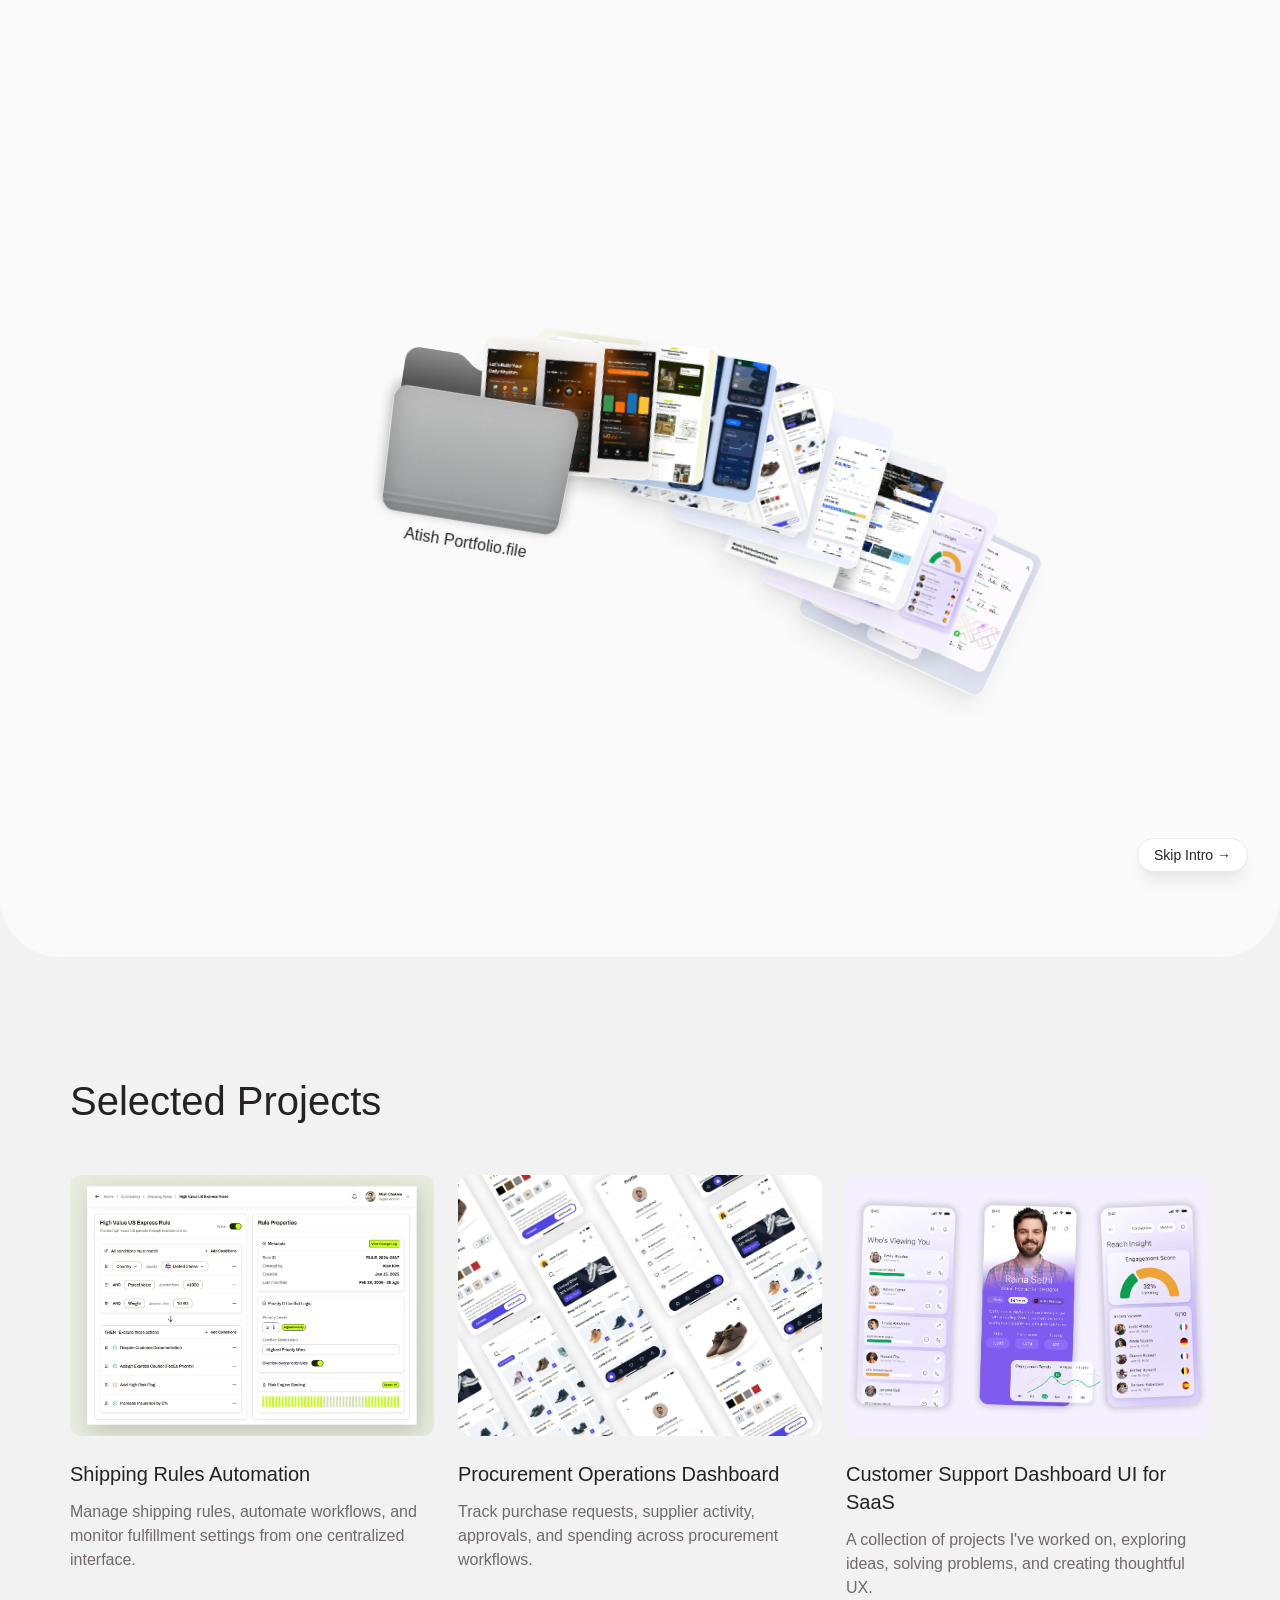
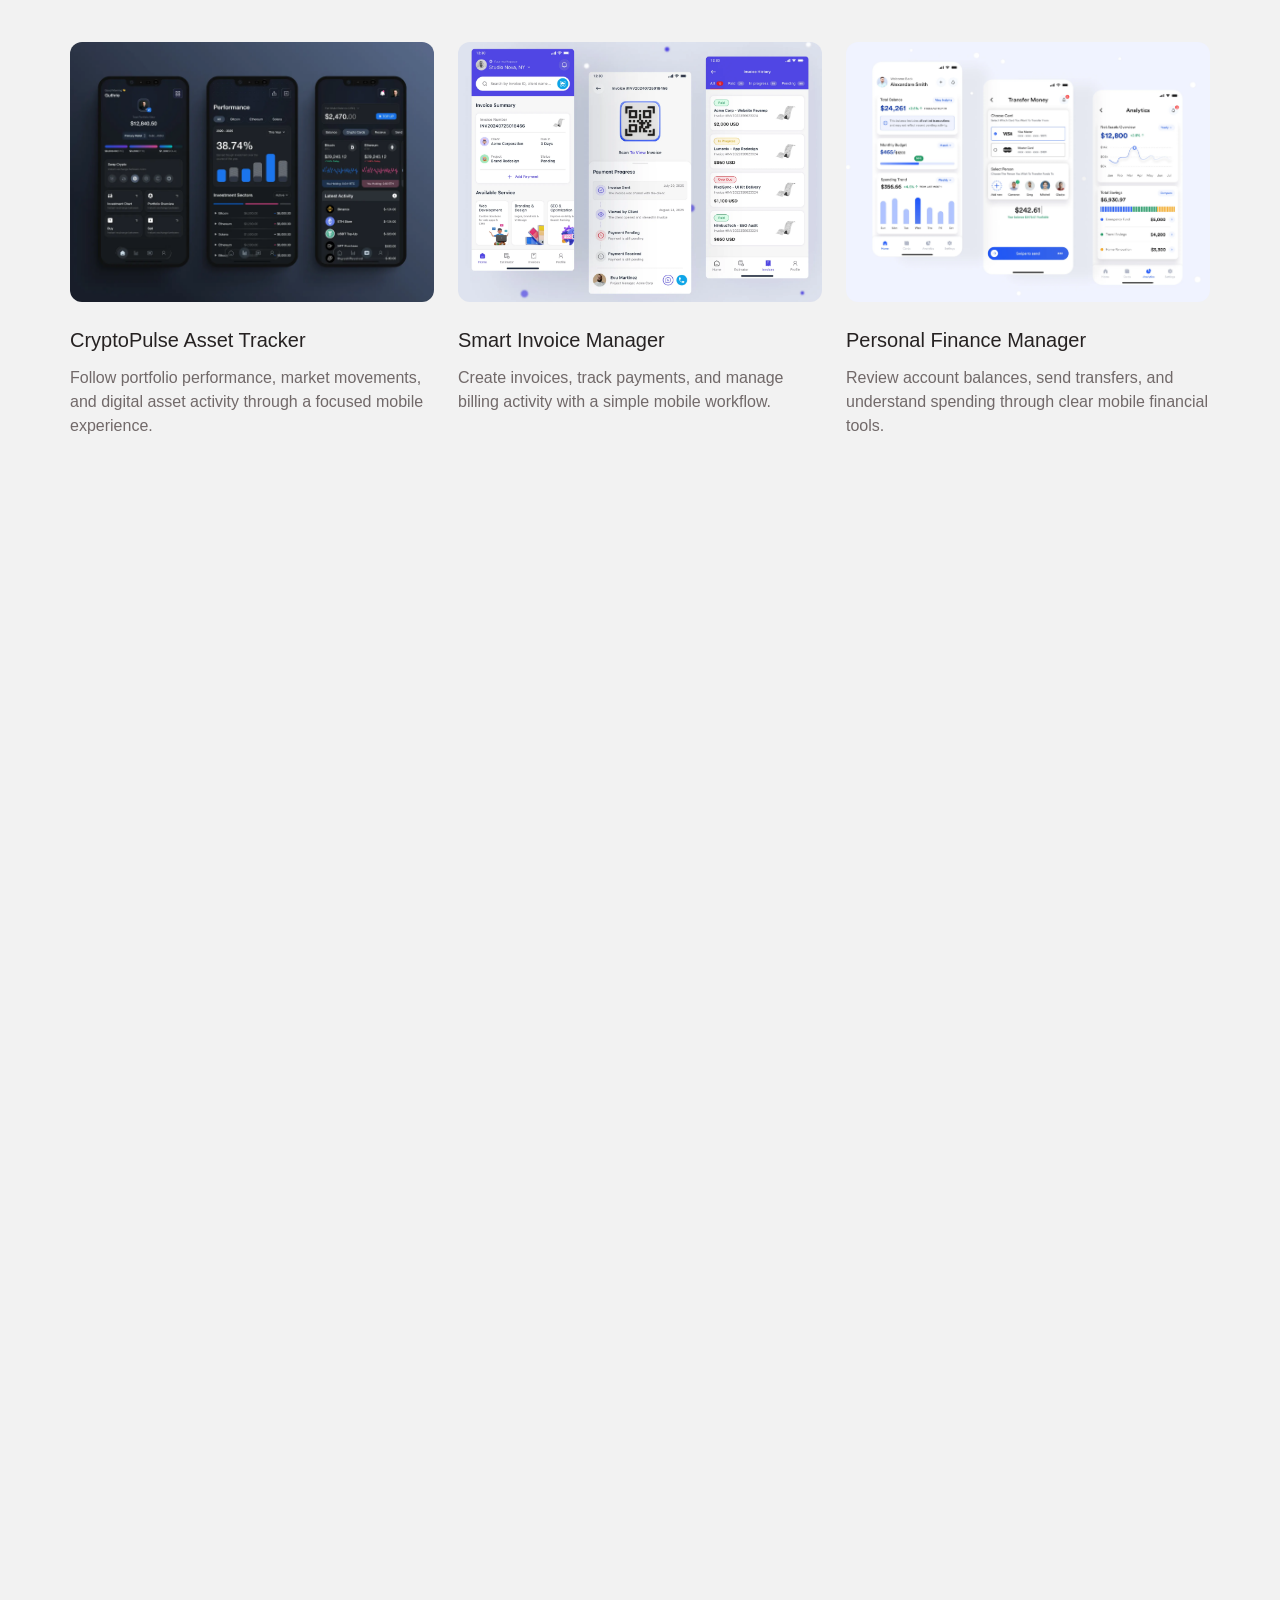
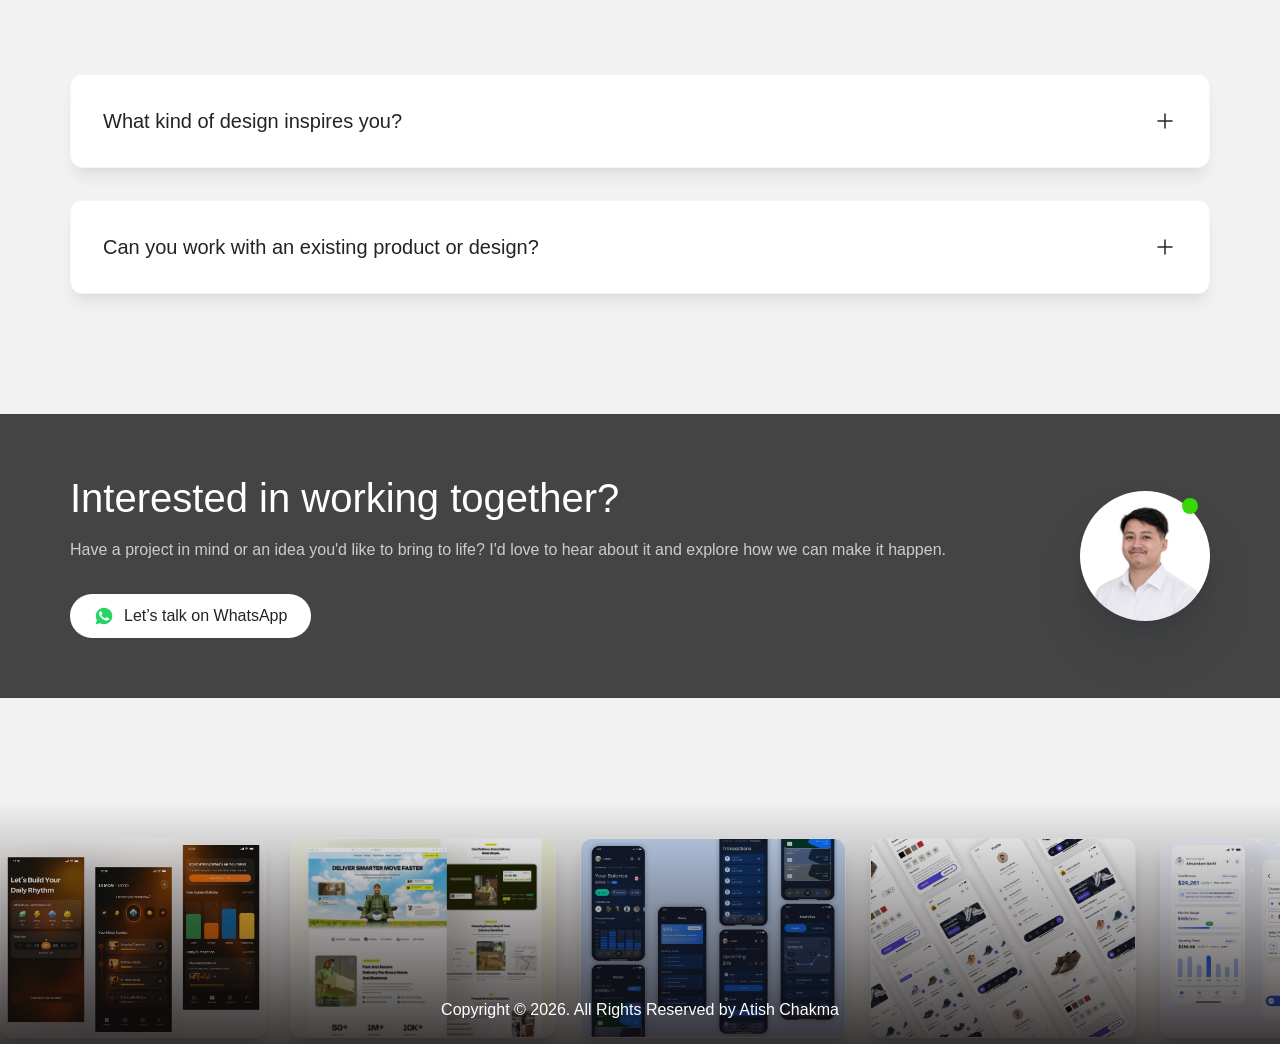
<file: index.html>
<!DOCTYPE html>
<html lang="en">
<head>
  <meta charset="UTF-8" />
  <meta name="viewport" content="width=device-width, initial-scale=1.0" />
  <title>Atish Portfolio — Atish Chakma, UX Engineer</title>
  <!-- SEO & Structured Data -->
  <meta name="description" content="Portfolio of Atish Chakma, a UX Engineer bridging design and frontend development to craft intuitive SaaS platforms, web apps, and mobile experiences." />
  <meta name="author" content="Atish Chakma" />
  <meta name="robots" content="index, follow" />
  <link rel="canonical" href="https://atish.work/" />
  <meta property="og:type" content="website" />
  <meta property="og:site_name" content="Atish Chakma — UX Engineer" />
  <meta property="og:title" content="Atish Portfolio — Atish Chakma, UX Engineer" />
  <meta property="og:description" content="Portfolio of Atish Chakma, a UX Engineer bridging design and frontend development to craft intuitive SaaS platforms, web apps, and mobile experiences." />
  <meta property="og:url" content="https://atish.work/" />
  <meta property="og:image" content="https://atish.work/assets/profile-photo.png" />
  <meta property="og:image:alt" content="Atish Chakma — UX Engineer" />
  <meta name="twitter:card" content="summary_large_image" />
  <meta name="twitter:title" content="Atish Portfolio — Atish Chakma, UX Engineer" />
  <meta name="twitter:description" content="Portfolio of Atish Chakma, a UX Engineer bridging design and frontend development to craft intuitive SaaS platforms, web apps, and mobile experiences." />
  <meta name="twitter:image" content="https://atish.work/assets/profile-photo.png" />
  <script type="application/ld+json">
{
  "@context": "https://schema.org",
  "@graph": [
    {
      "@type": "WebSite",
      "@id": "https://atish.work/#website",
      "url": "https://atish.work/",
      "name": "Atish Portfolio",
      "description": "Portfolio of Atish Chakma, UX Engineer",
      "publisher": {
        "@id": "https://atish.work/#person"
      }
    },
    {
      "@type": "Person",
      "@id": "https://atish.work/#person",
      "name": "Atish Chakma",
      "jobTitle": "UX Engineer",
      "url": "https://atish.work/",
      "image": "https://atish.work/assets/profile-photo.png",
      "description": "UX Engineer focused on bridging the gap between design and development to create intuitive, functional, and user friendly digital experiences.",
      "sameAs": [
        "https://dribbble.com/AtishUX",
        "https://www.linkedin.com/in/uxatish/",
        "https://www.facebook.com/uxatish",
        "https://www.fiverr.com/s/P4wNdgx"
      ]
    }
  ]
}
  </script>
  <!-- /SEO & Structured Data -->
  <link rel="icon" type="image/svg+xml" href="assets/favicon.svg" />
  <link rel="apple-touch-icon" href="assets/profile-photo.png" />
  <link rel="stylesheet" href="style.css" />
</head>
<body class="onboarding-active">
  <!-- ======================================================================
       ONBOARDING AUTO-INTERACTION OVERLAY (#9:176)
       ====================================================================== -->
  <div id="onboardingOverlay" class="onboarding-overlay" aria-hidden="true">
    <div class="onboarding-stage">
      <!-- Folder Assembly (#9:178, #9:179, #9:272) -->
      <div class="folder-unit" id="folderUnit">
        <img src="assets/folder-back.svg" alt="" class="folder-back" />

        <!-- 8 Mockup Cards tucked inside the folder, fanning out on click -->
        <div class="folder-cards-fan" id="folderCardsFan">
          <div class="fan-card fan-card-1"><img src="assets/mockup-1-6710bb.png" alt="" /></div>
          <div class="fan-card fan-card-2"><img src="assets/mockup-2.png" alt="" /></div>
          <div class="fan-card fan-card-3"><img src="assets/mockup-3.png" alt="" /></div>
          <div class="fan-card fan-card-4"><img src="assets/mockup-4.png" alt="" /></div>
          <div class="fan-card fan-card-5"><img src="assets/mockup-5-61ff1e.png" alt="" /></div>
          <div class="fan-card fan-card-6"><img src="assets/mockup-6.png" alt="" /></div>
          <div class="fan-card fan-card-7"><img src="assets/mockup-7-4a2d52.png" alt="" /></div>
          <div class="fan-card fan-card-8"><img src="assets/mockup-8-159c0c.png" alt="" /></div>
        </div>

        <img src="assets/folder-front.svg" alt="" class="folder-front" />
        <span class="folder-click-ripple" id="folderRipple"></span>
        <p class="folder-label">Atish Portfolio.file</p>
      </div>

      <!-- Animated Pointer Cursor (#9:200) -->
      <img src="assets/cursor.svg" alt="" class="onboarding-cursor" id="onboardingCursor" />
    </div>

    <!-- #444444 Expanding Dot Veil -->
    <div class="onboarding-dot-veil" id="onboardingDotVeil"></div>

    <button type="button" class="skip-intro-btn" id="skipIntroBtn">Skip Intro →</button>
  </div>

  <!-- ======================================================================
       MAIN LANDING PAGE (#15:312)
       ====================================================================== -->
  <div class="page-wrapper" id="mainPage">
    <!-- Top Pill Navbar (#15:372 & #15:376) -->
    <header class="top-nav-header" id="topNavbar">
      <div class="container top-nav-inner">
        <div class="nav-left-spacer" aria-hidden="true"></div>

        <nav class="pill-navbar" aria-label="Primary Navigation">
          <a href="#works">Works</a>
          <a href="#testimonial">Testimonial</a>
          <a href="#faq">FAQ</a>
          <a href="about.html">About Me</a>
        </nav>

        <a href="#resume" class="resume-link">
          <img src="assets/icon-download.svg" alt="" width="24" height="24" />
          <span>Download Resume</span>
        </a>

        <button type="button" class="mobile-menu-btn" aria-label="Toggle Menu" aria-expanded="false">
          <span></span>
          <span></span>
          <span></span>
        </button>
      </div>
    </header>

    <!-- Scrolled Sticky Navbar (#41:2270) — Auto-hides after 1s idle -->
    <header class="scrolled-navbar" id="scrolledNavbar" aria-label="Scrolled Navigation">
      <div class="container scrolled-nav-inner">
        <div class="nav-left-spacer">
          <a href="#top" class="nav-brand-avatar nav-scroll-top" aria-label="Scroll to top">
            <img src="assets/nav-signature.svg" alt="Atish Chakma" height="38" />
          </a>
        </div>

        <nav class="scrolled-nav-links">
          <a href="#works">Works</a>
          <a href="#testimonial">Testimonial</a>
          <a href="#faq">FAQ</a>
          <a href="about.html">About Me</a>
        </nav>

        <a href="#resume" class="resume-link">
          <img src="assets/icon-download.svg" alt="" width="24" height="24" />
          <span>Download Resume</span>
        </a>

        <button type="button" class="mobile-menu-btn mobile-menu-btn-scrolled" aria-label="Toggle Menu" aria-expanded="false">
          <span></span>
          <span></span>
          <span></span>
        </button>
      </div>
    </header>

    <!-- Mobile Navigation Drawer -->
    <div class="mobile-drawer" id="mobileDrawer">
      <a href="#works" class="mobile-nav-item">Works</a>
      <a href="#testimonial" class="mobile-nav-item">Testimonial</a>
      <a href="#faq" class="mobile-nav-item">FAQ</a>
      <a href="about.html" class="mobile-nav-item">About Me</a>
      <a href="#resume" class="resume-link mobile-resume">
        <img src="assets/icon-download.svg" alt="" width="24" height="24" />
        <span>Download Resume</span>
      </a>
    </div>

    <!-- ====================================================================
         HERO SURFACE (#19:455 - #FAFAFA, bottom radius 60px)
         ==================================================================== -->
    <section class="hero-surface" id="about">
      <div class="container hero-content">
        <div class="hero-intro-block">
          <div class="hero-photo-wrap fade-in-item" style="--delay: 0.05s">
            <img src="assets/profile-photo.png" alt="Atish Chakma" class="hero-photo" width="70" height="70" />
          </div>

          <div class="hero-text-stack">
            <div class="hero-headings fade-in-item" style="--delay: 0.12s">
              <h1 class="hero-title">
                I'm <strong>Atish Chakma</strong>, a UX Engineer focused on bridging the gap between design and development to create intuitive, functional, and user friendly digital experiences.
              </h1>
              <p class="hero-subtitle">
                I enjoy understanding user needs, solving design challenges, and turning complex ideas into simple and meaningful experiences.
              </p>
            </div>

            <!-- Social Links (#15:405) -->
            <div class="social-links fade-in-item" style="--delay: 0.18s">
              <a href="https://dribbble.com/AtishUX" target="_blank" rel="noopener noreferrer" class="social-circle" aria-label="Dribbble">
                <img src="assets/icon-dribbble.svg" alt="" width="20" height="20" />
              </a>
              <a href="https://www.linkedin.com/in/uxatish/" target="_blank" rel="noopener noreferrer" class="social-circle" aria-label="LinkedIn">
                <img src="assets/icon-linkedin.svg" alt="" width="19" height="19" />
              </a>
              <a href="https://www.facebook.com/uxatish" target="_blank" rel="noopener noreferrer" class="social-circle" aria-label="Facebook">
                <img src="assets/icon-facebook.svg" alt="" width="18" height="18" />
              </a>
              <a href="https://www.fiverr.com/s/P4wNdgx" target="_blank" rel="noopener noreferrer" class="social-circle" aria-label="Fiverr">
                <img src="assets/icon-fiverr.svg" alt="" width="20" height="20" />
              </a>
            </div>
          </div>
        </div>
      </div>

      <!-- Hero Portfolio Mockup Horizontal Strip (#15:421) -->
      <div class="hero-marquee-outer fade-in-item" id="heroMarquee" style="--delay: 0.24s">
        <div class="hero-marquee-track" id="heroMarqueeTrack">
          <!-- Set 1 -->
          <div class="mockup-card" data-slot="0"><img src="assets/mockup-1-6710bb.png" alt="Portfolio Mockup 1" /></div>
          <div class="mockup-card" data-slot="1"><img src="assets/mockup-2.png" alt="Portfolio Mockup 2" /></div>
          <div class="mockup-card" data-slot="2"><img src="assets/mockup-3.png" alt="Portfolio Mockup 3" /></div>
          <div class="mockup-card" data-slot="3"><img src="assets/mockup-4.png" alt="Portfolio Mockup 4" /></div>
          <div class="mockup-card" data-slot="4"><img src="assets/mockup-5-61ff1e.png" alt="Portfolio Mockup 5" /></div>
          <div class="mockup-card" data-slot="5"><img src="assets/mockup-6.png" alt="Portfolio Mockup 6" /></div>
          <div class="mockup-card bg-lavender" data-slot="6"><img src="assets/mockup-7-4a2d52.png" alt="Portfolio Mockup 7" /></div>
          <div class="mockup-card bg-slate" data-slot="7"><img src="assets/mockup-8-159c0c.png" alt="Portfolio Mockup 8" /></div>
          <!-- Set 2 (Seamless infinite loop) -->
          <div class="mockup-card" aria-hidden="true"><img src="assets/mockup-1-6710bb.png" alt="" /></div>
          <div class="mockup-card" aria-hidden="true"><img src="assets/mockup-2.png" alt="" /></div>
          <div class="mockup-card" aria-hidden="true"><img src="assets/mockup-3.png" alt="" /></div>
          <div class="mockup-card" aria-hidden="true"><img src="assets/mockup-4.png" alt="" /></div>
          <div class="mockup-card" aria-hidden="true"><img src="assets/mockup-5-61ff1e.png" alt="" /></div>
          <div class="mockup-card" aria-hidden="true"><img src="assets/mockup-6.png" alt="" /></div>
          <div class="mockup-card bg-lavender" aria-hidden="true"><img src="assets/mockup-7-4a2d52.png" alt="" /></div>
          <div class="mockup-card bg-slate" aria-hidden="true"><img src="assets/mockup-8-159c0c.png" alt="" /></div>
        </div>
      </div>
    </section>

    <main>
      <!-- ==================================================================
           SELECTED PROJECTS (#19:535 - #19:559)
           ================================================================== -->
      <section class="projects-section" id="works">
        <div class="container">
          <h2 class="section-heading fade-in-item">Selected Projects</h2>

          <div class="projects-grid">
            <!-- Project 1 -->
            <a href="project-1.html" class="project-card fade-in-item" style="--delay: 0.05s">
              <div class="project-thumb-wrap">
                <img src="assets/project-1.png" alt="Shipping Rules Automation" class="project-thumb" />
                <div class="project-hover-pill">
                  <span>View Project</span>
                  <span class="view-arrow">→</span>
                </div>
              </div>
              <div class="project-info">
                <h3 class="project-title">Shipping Rules Automation</h3>
                <p class="project-desc">
                  Manage shipping rules, automate workflows, and monitor fulfillment settings from one centralized interface.
                </p>
              </div>
            </a>

            <!-- Project 2 -->
            <a href="project-2.html" class="project-card fade-in-item" style="--delay: 0.1s">
              <div class="project-thumb-wrap">
                <img src="assets/mockup-4.png" alt="Procurement Operations Dashboard" class="project-thumb" />
                <div class="project-hover-pill">
                  <span>View Project</span>
                  <span class="view-arrow">→</span>
                </div>
              </div>
              <div class="project-info">
                <h3 class="project-title">Procurement Operations Dashboard</h3>
                <p class="project-desc">
                  Track purchase requests, supplier activity, approvals, and spending across procurement workflows.
                </p>
              </div>
            </a>

            <!-- Project 3 -->
            <a href="project-3.html" class="project-card fade-in-item" style="--delay: 0.15s">
              <div class="project-thumb-wrap">
                <img src="assets/project-3-5d01a6.png" alt="Customer Support Dashboard UI for SaaS" class="project-thumb" />
                <div class="project-hover-pill">
                  <span>View Project</span>
                  <span class="view-arrow">→</span>
                </div>
              </div>
              <div class="project-info">
                <h3 class="project-title">Customer Support Dashboard UI for SaaS</h3>
                <p class="project-desc">
                  A collection of projects I've worked on, exploring ideas, solving problems, and creating thoughtful UX.
                </p>
              </div>
            </a>

            <!-- Project 4 -->
            <a href="project-4.html" class="project-card fade-in-item" style="--delay: 0.05s">
              <div class="project-thumb-wrap">
                <img src="assets/project-4.png" alt="CryptoPulse Asset Tracker" class="project-thumb" />
                <div class="project-hover-pill">
                  <span>View Project</span>
                  <span class="view-arrow">→</span>
                </div>
              </div>
              <div class="project-info">
                <h3 class="project-title">CryptoPulse Asset Tracker</h3>
                <p class="project-desc">
                  Follow portfolio performance, market movements, and digital asset activity through a focused mobile experience.
                </p>
              </div>
            </a>

            <!-- Project 5 -->
            <a href="project-5.html" class="project-card fade-in-item" style="--delay: 0.1s">
              <div class="project-thumb-wrap">
                <img src="assets/project-5.png" alt="Smart Invoice Manager" class="project-thumb" />
                <div class="project-hover-pill">
                  <span>View Project</span>
                  <span class="view-arrow">→</span>
                </div>
              </div>
              <div class="project-info">
                <h3 class="project-title">Smart Invoice Manager</h3>
                <p class="project-desc">
                  Create invoices, track payments, and manage billing activity with a simple mobile workflow.
                </p>
              </div>
            </a>

            <!-- Project 6 -->
            <a href="project-6.html" class="project-card fade-in-item" style="--delay: 0.15s">
              <div class="project-thumb-wrap">
                <img src="assets/project-6.png" alt="Personal Finance Manager" class="project-thumb" />
                <div class="project-hover-pill">
                  <span>View Project</span>
                  <span class="view-arrow">→</span>
                </div>
              </div>
              <div class="project-info">
                <h3 class="project-title">Personal Finance Manager</h3>
                <p class="project-desc">
                  Review account balances, send transfers, and understand spending through clear mobile financial tools.
                </p>
              </div>
            </a>
          </div>
        </div>
      </section>

      <!-- ==================================================================
           KIND WORDS / TESTIMONIALS (#19:619 & #36:2261)
           ================================================================== -->
      <section class="testimonials-section" id="testimonial">
        <div class="container testimonials-header fade-in-item">
          <h2 class="section-heading">Kind Words</h2>

          <div class="testimonial-controls">
            <button type="button" class="circle-arrow-btn" id="testiPrevBtn" aria-label="Previous Testimonial">
              <img src="assets/icon-arrow-left.svg" alt="" width="24" height="24" />
            </button>
            <button type="button" class="circle-arrow-btn" id="testiNextBtn" aria-label="Next Testimonial">
              <img src="assets/icon-arrow-right.svg" alt="" width="24" height="24" />
            </button>
          </div>
        </div>

        <div class="testimonials-viewport fade-in-item" id="testiViewport">
          <div class="testimonials-track" id="testiTrack">
            <!-- Testimonial 1 -->
            <article class="testimonial-card">
              <div class="testi-top">
                <div class="testi-header-row">
                  <img src="assets/client-1.png" alt="juhbren" class="testi-avatar" width="50" height="50" />
                  <img src="assets/icon-fiverr-green.svg" alt="Fiverr" class="testi-platform" width="42" height="42" />
                </div>
                <div class="testi-body">
                  <h3 class="testi-author">juhbren</h3>
                  <p class="testi-quote">
                    Atish was very polite and easy to work with, he also got my project done just in time for when I needed it. I would definitely recommend him to my friends and use his services in the future! He is your guy.
                  </p>
                </div>
              </div>
              <div class="testi-stars" aria-label="5 out of 5 stars">
                <img src="assets/icon-star.svg" alt="" width="24" height="24" />
                <img src="assets/icon-star.svg" alt="" width="24" height="24" />
                <img src="assets/icon-star.svg" alt="" width="24" height="24" />
                <img src="assets/icon-star.svg" alt="" width="24" height="24" />
                <img src="assets/icon-star.svg" alt="" width="24" height="24" />
              </div>
            </article>

            <!-- Testimonial 2 -->
            <article class="testimonial-card">
              <div class="testi-top">
                <div class="testi-header-row">
                  <img src="assets/client-2.png" alt="allhumanscry" class="testi-avatar" width="50" height="50" />
                  <img src="assets/icon-fiverr-green.svg" alt="Fiverr" class="testi-platform" width="42" height="42" />
                </div>
                <div class="testi-body">
                  <h3 class="testi-author">allhumanscry</h3>
                  <p class="testi-quote">
                    Atish was always attending to my needs and delivered after 24 hours. He's fast, professional and polite. Would definitely work with him again in the near future. I thoroughly recommend Atish.
                  </p>
                </div>
              </div>
              <div class="testi-stars" aria-label="5 out of 5 stars">
                <img src="assets/icon-star.svg" alt="" width="24" height="24" />
                <img src="assets/icon-star.svg" alt="" width="24" height="24" />
                <img src="assets/icon-star.svg" alt="" width="24" height="24" />
                <img src="assets/icon-star.svg" alt="" width="24" height="24" />
                <img src="assets/icon-star.svg" alt="" width="24" height="24" />
              </div>
            </article>

            <!-- Testimonial 3 -->
            <article class="testimonial-card">
              <div class="testi-top">
                <div class="testi-header-row">
                  <img src="assets/client-3.png" alt="drewwenning" class="testi-avatar" width="50" height="50" />
                  <img src="assets/icon-fiverr-green.svg" alt="Fiverr" class="testi-platform" width="42" height="42" />
                </div>
                <div class="testi-body">
                  <h3 class="testi-author">drewwenning</h3>
                  <p class="testi-quote">
                    We are building a highly impactful SaaS product for the athletic industry in the United States, and delivering an exceptional user experience is critical to our success. We engaged Atish for a trial project focused on a portion of our UI/UX work, and he exceeded our expectations.
                  </p>
                </div>
              </div>
              <div class="testi-stars" aria-label="5 out of 5 stars">
                <img src="assets/icon-star.svg" alt="" width="24" height="24" />
                <img src="assets/icon-star.svg" alt="" width="24" height="24" />
                <img src="assets/icon-star.svg" alt="" width="24" height="24" />
                <img src="assets/icon-star.svg" alt="" width="24" height="24" />
                <img src="assets/icon-star.svg" alt="" width="24" height="24" />
              </div>
            </article>

            <!-- Testimonial 4 -->
            <article class="testimonial-card">
              <div class="testi-top">
                <div class="testi-header-row">
                  <img src="assets/client-4.png" alt="eric_christoph" class="testi-avatar" width="50" height="50" />
                  <img src="assets/icon-fiverr-green.svg" alt="Fiverr" class="testi-platform" width="42" height="42" />
                </div>
                <div class="testi-body">
                  <h3 class="testi-author">eric_christoph</h3>
                  <p class="testi-quote">
                    Working with Atish was a wonderful experience that exceeded my expectations. He was prompt, professional, and delivered exactly what we asked for before the due date. We will be sure to reach out to him.
                  </p>
                </div>
              </div>
              <div class="testi-stars" aria-label="5 out of 5 stars">
                <img src="assets/icon-star.svg" alt="" width="24" height="24" />
                <img src="assets/icon-star.svg" alt="" width="24" height="24" />
                <img src="assets/icon-star.svg" alt="" width="24" height="24" />
                <img src="assets/icon-star.svg" alt="" width="24" height="24" />
                <img src="assets/icon-star.svg" alt="" width="24" height="24" />
              </div>
            </article>

            <!-- Testimonial 5 -->
            <article class="testimonial-card">
              <div class="testi-top">
                <div class="testi-header-row">
                  <img src="assets/client-5.png" alt="suemahoney" class="testi-avatar" width="50" height="50" />
                  <img src="assets/icon-fiverr-green.svg" alt="Fiverr" class="testi-platform" width="42" height="42" />
                </div>
                <div class="testi-body">
                  <h3 class="testi-author">suemahoney</h3>
                  <p class="testi-quote">
                    Atish was truly great to work with. He took my feedback superbly and tweaked where needed to be. He was very quick with communication and actions. I thoroughly recommend Atish.
                  </p>
                </div>
              </div>
              <div class="testi-stars" aria-label="5 out of 5 stars">
                <img src="assets/icon-star.svg" alt="" width="24" height="24" />
                <img src="assets/icon-star.svg" alt="" width="24" height="24" />
                <img src="assets/icon-star.svg" alt="" width="24" height="24" />
                <img src="assets/icon-star.svg" alt="" width="24" height="24" />
                <img src="assets/icon-star.svg" alt="" width="24" height="24" />
              </div>
            </article>

            <!-- Testimonial 6 -->
            <article class="testimonial-card">
              <div class="testi-top">
                <div class="testi-header-row">
                  <img src="assets/client-6.png" alt="cjmcallister" class="testi-avatar" width="50" height="50" />
                  <img src="assets/icon-fiverr-green.svg" alt="Fiverr" class="testi-platform" width="42" height="42" />
                </div>
                <div class="testi-body">
                  <h3 class="testi-author">cjmcallister</h3>
                  <p class="testi-quote">
                    Atish and his team work very efficiently. They will go out of there way to make sure you are satisfied. NO QUESTIONS ASKED! We will be sure to reach out to him.
                  </p>
                </div>
              </div>
              <div class="testi-stars" aria-label="5 out of 5 stars">
                <img src="assets/icon-star.svg" alt="" width="24" height="24" />
                <img src="assets/icon-star.svg" alt="" width="24" height="24" />
                <img src="assets/icon-star.svg" alt="" width="24" height="24" />
                <img src="assets/icon-star.svg" alt="" width="24" height="24" />
                <img src="assets/icon-star.svg" alt="" width="24" height="24" />
              </div>
            </article>
          </div>
        </div>
      </section>

      <!-- ==================================================================
           FREQUENTLY ASKED QUESTIONS (#19:851 - #19:906)
           ================================================================== -->
      <section class="faq-section" id="faq">
        <div class="container faq-container">
          <h2 class="section-heading text-center fade-in-item">Frequently Asked Questions</h2>

          <div class="faq-list">
            <div class="faq-item fade-in-item" style="--delay: 0.04s">
              <button type="button" class="faq-question" aria-expanded="false">
                <span>Do you only work on design, or do you handle development too?</span>
                <img src="assets/icon-faq-plus.svg" alt="" class="faq-chevron" width="24" height="24" />
              </button>
              <div class="faq-answer-wrap">
                <p class="faq-answer">
                  As a UX Engineer, I work across both design and development. I handle the process from understanding the requirements and designing user experiences to building functional interfaces. This allows me to bring ideas from the initial concept to a working product.
                </p>
              </div>
            </div>

            <div class="faq-item fade-in-item" style="--delay: 0.08s">
              <button type="button" class="faq-question" aria-expanded="false">
                <span>How much do you charge for a project?</span>
                <img src="assets/icon-faq-plus.svg" alt="" class="faq-chevron" width="24" height="24" />
              </button>
              <div class="faq-answer-wrap">
                <p class="faq-answer">
                  I always try to keep my pricing reasonable and flexible. Every project is different, so my rates depend on the project requirements, complexity, and overall scope. The best way to get an accurate estimate is to share your ideas with me so we can discuss the details.
                </p>
              </div>
            </div>

            <div class="faq-item fade-in-item" style="--delay: 0.12s">
              <button type="button" class="faq-question" aria-expanded="false">
                <span>What does your design process look like?</span>
                <img src="assets/icon-faq-plus.svg" alt="" class="faq-chevron" width="24" height="24" />
              </button>
              <div class="faq-answer-wrap">
                <p class="faq-answer">
                  I usually start by understanding the project, its goals, and the people who will use it. From there, I explore ideas, map out user flows, create wireframes, and gradually move into high fidelity designs. Once everything feels right, I move towards development, testing, and refining the final experience.
                </p>
              </div>
            </div>

            <div class="faq-item fade-in-item" style="--delay: 0.16s">
              <button type="button" class="faq-question" aria-expanded="false">
                <span>What kind of design inspires you?</span>
                <img src="assets/icon-faq-plus.svg" alt="" class="faq-chevron" width="24" height="24" />
              </button>
              <div class="faq-answer-wrap">
                <p class="faq-answer">
                  I'm naturally drawn to clean and minimal design. I believe a good interface should feel simple without sacrificing functionality. I pay close attention to user flows and always look for ways to reduce unnecessary steps, remove friction, and make the overall experience more intuitive.
                </p>
              </div>
            </div>

            <div class="faq-item fade-in-item" style="--delay: 0.2s">
              <button type="button" class="faq-question" aria-expanded="false">
                <span>Can you work with an existing product or design?</span>
                <img src="assets/icon-faq-plus.svg" alt="" class="faq-chevron" width="24" height="24" />
              </button>
              <div class="faq-answer-wrap">
                <p class="faq-answer">
                  Absolutely. I enjoy working on both new ideas and existing products. Whether it's improving an existing user experience, refining interfaces, fixing usability issues, or introducing new features, I can help make the product more intuitive and easier to use.
                </p>
              </div>
            </div>
          </div>
        </div>
      </section>
    </main>

    <!-- ==================================================================
         CTA BANNER & FOOTER MARQUEE (#33:2074, #19:931, #19:1251, #19:951)
         ================================================================== -->
    <footer class="site-footer" id="contact">
      <div class="cta-banner">
        <div class="container cta-inner fade-in-item">
          <div class="cta-text-col">
            <h2 class="cta-title">Interested in working together?</h2>
            <p class="cta-desc">
              Have a project in mind or an idea you'd like to bring to life? I'd love to hear about it and explore how we can make it happen.
            </p>
            <a href="https://wa.me/8801575835243" target="_blank" rel="noopener noreferrer" class="btn-lets-talk">
              <svg width="20" height="20" viewBox="0 0 24 24" fill="none" aria-hidden="true">
                <path d="M12.04 2C6.58 2 2.13 6.45 2.13 11.91C2.13 13.66 2.59 15.36 3.45 16.86L2.05 22L7.3 20.62C8.75 21.41 10.38 21.83 12.04 21.83C17.5 21.83 21.95 17.38 21.95 11.92C21.95 9.27 20.92 6.78 19.05 4.91C17.18 3.03 14.69 2 12.04 2Z" fill="#25D366"/>
                <path d="M17.47 14.38C17.17 14.23 15.71 13.51 15.44 13.41C15.17 13.31 14.97 13.26 14.77 13.56C14.57 13.86 14 14.53 13.83 14.73C13.66 14.93 13.48 14.95 13.19 14.8C12.89 14.65 11.93 14.34 10.79 13.32C9.9 12.53 9.3 11.55 9.13 11.25C8.96 10.95 9.11 10.79 9.26 10.64C9.39 10.51 9.56 10.29 9.71 10.12C9.86 9.95 9.91 9.82 10.01 9.62C10.11 9.42 10.06 9.25 9.98 9.1C9.91 8.95 9.31 7.49 9.06 6.89C8.82 6.31 8.57 6.39 8.39 6.38L7.82 6.37C7.62 6.37 7.3 6.44 7.03 6.74C6.76 7.04 5.99 7.76 5.99 9.22C5.99 10.68 7.05 12.09 7.2 12.29C7.35 12.49 9.29 15.48 12.26 16.76C12.97 17.07 13.52 17.25 13.95 17.39C14.66 17.61 15.3 17.58 15.81 17.5C16.38 17.42 17.57 16.78 17.81 16.09C18.06 15.4 18.06 14.81 17.98 14.68C17.91 14.56 17.71 14.48 17.47 14.38Z" fill="#FFFFFF"/>
              </svg>
              <span>Let’s talk on WhatsApp</span>
            </a>
          </div>

          <div class="cta-avatar-wrap">
            <img src="assets/profile-photo.png" alt="Atish Chakma" class="cta-avatar" width="130" height="130" />
            <span class="online-dot" title="Available for projects"></span>
          </div>
        </div>
      </div>

      <!-- Bottom Project Strip + Dark Gradient Overlay + Copyright -->
      <div class="footer-showcase-wrap">
        <div class="footer-marquee-track">
          <!-- Set 1 -->
          <div class="mockup-card"><img src="assets/mockup-1-6710bb.png" alt="" /></div>
          <div class="mockup-card"><img src="assets/mockup-2.png" alt="" /></div>
          <div class="mockup-card"><img src="assets/mockup-3.png" alt="" /></div>
          <div class="mockup-card"><img src="assets/mockup-4.png" alt="" /></div>
          <div class="mockup-card"><img src="assets/mockup-5-61ff1e.png" alt="" /></div>
          <div class="mockup-card"><img src="assets/mockup-6.png" alt="" /></div>
          <div class="mockup-card bg-lavender"><img src="assets/mockup-7-4a2d52.png" alt="" /></div>
          <div class="mockup-card bg-slate"><img src="assets/mockup-8-159c0c.png" alt="" /></div>
          <!-- Set 2 -->
          <div class="mockup-card" aria-hidden="true"><img src="assets/mockup-1-6710bb.png" alt="" /></div>
          <div class="mockup-card" aria-hidden="true"><img src="assets/mockup-2.png" alt="" /></div>
          <div class="mockup-card" aria-hidden="true"><img src="assets/mockup-3.png" alt="" /></div>
          <div class="mockup-card" aria-hidden="true"><img src="assets/mockup-4.png" alt="" /></div>
          <div class="mockup-card" aria-hidden="true"><img src="assets/mockup-5-61ff1e.png" alt="" /></div>
          <div class="mockup-card" aria-hidden="true"><img src="assets/mockup-6.png" alt="" /></div>
          <div class="mockup-card bg-lavender" aria-hidden="true"><img src="assets/mockup-7-4a2d52.png" alt="" /></div>
          <div class="mockup-card bg-slate" aria-hidden="true"><img src="assets/mockup-8-159c0c.png" alt="" /></div>
        </div>

        <div class="footer-gradient-overlay">
          <p class="copyright-text">Copyright © 2026. All Rights Reserved by Atish Chakma</p>
        </div>
      </div>
    </footer>
  </div>

  <!-- ======================================================================
       PORTFOLIO INTERACTIONS & ANIMATION ENGINE
       ====================================================================== -->
  <script>
    (function () {
      const body = document.body;
      const overlay = document.getElementById('onboardingOverlay');
      const cursor = document.getElementById('onboardingCursor');
      const folderUnit = document.getElementById('folderUnit');
      const folderRipple = document.getElementById('folderRipple');
      const dotVeil = document.getElementById('onboardingDotVeil');
      const skipBtn = document.getElementById('skipIntroBtn');
      const heroMarqueeTrack = document.getElementById('heroMarqueeTrack');
      const heroFadeItems = Array.from(document.querySelectorAll('.hero-surface .fade-in-item'));

      let onboardingTimers = [];
      let introFinished = false;

      // Keep hero fade items hidden until onboarding hands off to landing page
      heroFadeItems.forEach((el) => el.classList.remove('is-visible'));

      function revealHeroContent() {
        heroFadeItems.forEach((el) => {
          el.classList.add('is-visible');
        });
      }

      function startDotTransition() {
        if (introFinished) return;
        if (skipBtn) skipBtn.style.opacity = '0';

        // 1. Expand #444444 dot to cover full screen
        if (dotVeil) {
          dotVeil.classList.add('is-expanding');
        }

        // 2. Once full screen is #444444, reveal landing page underneath & fade out #444444 veil
        onboardingTimers.push(
          setTimeout(() => {
            overlay.classList.add('is-veil-fading');
            body.classList.remove('onboarding-active');
            body.classList.add('page-ready');
            revealHeroContent();
            if (heroMarqueeTrack) {
              heroMarqueeTrack.style.opacity = '1';
              heroMarqueeTrack.classList.add('is-running');
            }
          }, 760),
          setTimeout(() => {
            overlay.style.display = 'none';
            introFinished = true;
          }, 1680)
        );
      }

      function finishOnboardingImmediate() {
        if (introFinished) return;
        introFinished = true;
        onboardingTimers.forEach(clearTimeout);
        if (heroMarqueeTrack) {
          heroMarqueeTrack.style.opacity = '1';
          heroMarqueeTrack.classList.add('is-running');
        }
        overlay.classList.add('is-exiting');
        body.classList.remove('onboarding-active');
        body.classList.add('page-ready');
        revealHeroContent();
        setTimeout(() => {
          overlay.style.display = 'none';
        }, 320);
      }

      const isHttp = window.location.protocol === 'http:' || window.location.protocol === 'https:';
      if (isHttp && (window.location.pathname !== '/' || window.location.hash)) {
        try {
          history.replaceState(null, '', '/');
        } catch (e) {}
      }

      const hasSkipHash = ['#home', '#works', '#testimonial', '#faq'].includes(window.location.hash);
      let skipFromStorage = false;
      let savedScrollY = null;
      let scrollToSection = null;
      try {
        skipFromStorage = sessionStorage.getItem('skipIntro') === '1';
        savedScrollY = sessionStorage.getItem('returnScrollY');
        scrollToSection = sessionStorage.getItem('scrollToSection');
        sessionStorage.removeItem('skipIntro');
        sessionStorage.removeItem('returnScrollY');
        sessionStorage.removeItem('scrollToSection');
      } catch (e) {}
      const cameFromProject = /project-\d+\.html|about\.html|about-me|shipping-rules|procurement-operations|customer-support|cryptopulse|smart-invoice|personal-finance/i.test(document.referrer || '');
      const navEntries = performance.getEntriesByType ? performance.getEntriesByType('navigation') : [];
      const isBackForward = navEntries.length > 0 && navEntries[0].type === 'back_forward';

      // Save state before leaving index.html (so mobile/browser Back button returns to exact scroll position without onboarding)
      document.querySelectorAll('.project-card, a[href="about.html"]').forEach((link) => {
        link.addEventListener('click', () => {
          try {
            sessionStorage.setItem('skipIntro', '1');
            sessionStorage.setItem('returnScrollY', String(window.scrollY));
          } catch (e) {}
        });
      });

      // Handle bfcache restore on Back button
      window.addEventListener('pageshow', (e) => {
        if (e.persisted && overlay) {
          introFinished = true;
          overlay.style.display = 'none';
          body.classList.remove('onboarding-active');
          body.classList.add('page-ready');
          revealHeroContent();
        }
      });

      // Onboarding Choreography:
      // 1. Cursor glides quickly onto the folder (40ms -> 480ms)
      // 2. Cursor clicks folder + ripple (500ms)
      // 3. 8 mockups open one-by-one toward the right side (600ms -> 1500ms)
      // 4. #444444 dot expands full screen -> fades out smoothly -> Hero fades in (1520ms)
      if (hasSkipHash || skipFromStorage || scrollToSection || cameFromProject || isBackForward) {
        introFinished = true;
        if (overlay) overlay.style.display = 'none';
        body.classList.remove('onboarding-active');
        body.classList.add('page-ready');
        if (scrollToSection) {
          const targetEl = document.querySelector(scrollToSection);
          if (targetEl) {
            requestAnimationFrame(() => {
              const targetY = targetEl.getBoundingClientRect().top + window.scrollY - 20;
              window.scrollTo({ top: Math.max(0, targetY), behavior: 'smooth' });
            });
          }
        } else if (window.location.hash === '#home') {
          try {
            history.replaceState(null, '', isHttp ? '/' : (window.location.pathname + window.location.search));
          } catch (e) {}
          window.scrollTo(0, 0);
        } else if (savedScrollY !== null && !hasSkipHash) {
          const yPos = parseFloat(savedScrollY);
          if (!Number.isNaN(yPos)) {
            window.scrollTo(0, yPos);
          }
        }
        requestAnimationFrame(() => {
          requestAnimationFrame(() => {
            revealHeroContent();
            if (heroMarqueeTrack) {
              heroMarqueeTrack.style.opacity = '1';
              heroMarqueeTrack.classList.add('is-running');
            }
          });
        });
      } else if (overlay && cursor && folderUnit) {
        onboardingTimers.push(
          setTimeout(() => {
            cursor.classList.add('move-to-folder');
          }, 40),
          setTimeout(() => {
            cursor.classList.add('is-clicking');
            folderUnit.classList.add('is-clicked');
            if (folderRipple) folderRipple.classList.add('active');
          }, 620),
          setTimeout(() => {
            cursor.classList.remove('is-clicking');
            folderUnit.classList.remove('is-clicked');
            folderUnit.classList.add('is-moved');
          }, 800),
          setTimeout(() => {
            folderUnit.classList.add('is-curved');
          }, 1550),
          setTimeout(() => {
            folderUnit.classList.add('is-fanned');
          }, 1900),
          setTimeout(() => {
            startDotTransition();
          }, 3300)
        );

        if (skipBtn) {
          skipBtn.addEventListener('click', finishOnboardingImmediate);
        }
      } else {
        finishOnboardingImmediate();
      }

      // ----------------------------------------------------------------------
      // Smart Dual Navbar + 2-Second Idle Auto-Hide (#15:372 vs #41:2270)
      // ----------------------------------------------------------------------
      const scrolledNavbar = document.getElementById('scrolledNavbar');
      let idleTimer = null;
      let isHoveringNav = false;
      let isCursorAtTop = false;

      function scheduleNavHide() {
        clearTimeout(idleTimer);
        if (!window.matchMedia('(min-width: 1025px)').matches) return;
        if (window.scrollY >= 90 && !isHoveringNav && !isCursorAtTop) {
          idleTimer = setTimeout(() => {
            if (window.scrollY >= 90 && !isHoveringNav && !isCursorAtTop) {
              scrolledNavbar.classList.add('is-idle-hidden');
            }
          }, 1000);
        }
      }

      function updateNavbarState() {
        const y = window.scrollY;
        clearTimeout(idleTimer);

        if (y < 90) {
          scrolledNavbar.classList.remove('is-visible', 'is-idle-hidden');
        } else {
          scrolledNavbar.classList.add('is-visible');
          scrolledNavbar.classList.remove('is-idle-hidden');
          scheduleNavHide();
        }
      }

      window.addEventListener('scroll', updateNavbarState, { passive: true });
      window.addEventListener('mousemove', (e) => {
        if (!window.matchMedia('(min-width: 1025px)').matches) return;
        if (window.scrollY < 90) return;
        if (e.clientY <= 90) {
          isCursorAtTop = true;
          clearTimeout(idleTimer);
          scrolledNavbar.classList.add('is-visible');
          scrolledNavbar.classList.remove('is-idle-hidden');
        } else if (isCursorAtTop) {
          isCursorAtTop = false;
          if (!isHoveringNav) {
            clearTimeout(idleTimer);
            scrolledNavbar.classList.add('is-idle-hidden');
          }
        }
      }, { passive: true });

      if (scrolledNavbar) {
        scrolledNavbar.addEventListener('mouseenter', () => {
          isHoveringNav = true;
          clearTimeout(idleTimer);
        });
        scrolledNavbar.addEventListener('mouseleave', (e) => {
          isHoveringNav = false;
          if (window.scrollY >= 90 && e.clientY > 90) {
            isCursorAtTop = false;
            clearTimeout(idleTimer);
            scrolledNavbar.classList.add('is-idle-hidden');
          }
        });
      }

      // ----------------------------------------------------------------------
      // Mobile Drawer Toggle
      // ----------------------------------------------------------------------
      const mobileBtns = document.querySelectorAll('.mobile-menu-btn');
      const mobileDrawer = document.getElementById('mobileDrawer');
      const mobileLinks = document.querySelectorAll('.mobile-nav-item');

      function closeMobileDrawer() {
        if (!mobileDrawer) return;
        mobileDrawer.classList.remove('open');
        mobileBtns.forEach((b) => {
          b.classList.remove('open');
          b.setAttribute('aria-expanded', 'false');
        });
      }

      mobileBtns.forEach((btn) => {
        btn.addEventListener('click', () => {
          const isOpen = mobileDrawer.classList.toggle('open');
          mobileBtns.forEach((b) => {
            b.classList.toggle('open', isOpen);
            b.setAttribute('aria-expanded', String(isOpen));
          });
        });
      });

      mobileLinks.forEach((link) => {
        link.addEventListener('click', closeMobileDrawer);
      });

      document.addEventListener('click', (e) => {
        if (!mobileDrawer || !mobileDrawer.classList.contains('open')) return;
        const clickedInsideDrawer = mobileDrawer.contains(e.target);
        const clickedBurger = Array.from(mobileBtns).some((b) => b.contains(e.target));
        if (!clickedInsideDrawer && !clickedBurger) {
          closeMobileDrawer();
        }
      });

      // ----------------------------------------------------------------------
      // Minimal & Clean Fade-In Observer (Desktop only; instant on Tablet/Mobile)
      // ----------------------------------------------------------------------
      const isDesktop = window.matchMedia('(min-width: 1025px)').matches;
      const fadeItems = document.querySelectorAll('main .fade-in-item, footer .fade-in-item');

      if (isDesktop) {
        const fadeObserver = new IntersectionObserver(
          (entries) => {
            entries.forEach((entry) => {
              if (entry.isIntersecting) {
                entry.target.classList.add('is-visible');
                fadeObserver.unobserve(entry.target);
              }
            });
          },
          { threshold: 0.12, rootMargin: '0px 0px -30px 0px' }
        );
        fadeItems.forEach((el) => fadeObserver.observe(el));
      } else {
        fadeItems.forEach((el) => el.classList.add('is-visible'));
      }

      // ----------------------------------------------------------------------
      // Testimonials Smooth Auto Horizontal Scroll (Never stops on hover)
      // + Left/Right Arrow Controls
      // ----------------------------------------------------------------------
      const testiViewport = document.getElementById('testiViewport');
      const testiTrack = document.getElementById('testiTrack');
      const prevBtn = document.getElementById('testiPrevBtn');
      const nextBtn = document.getElementById('testiNextBtn');

      if (testiViewport && testiTrack) {
        const originalCards = Array.from(testiTrack.children);
        originalCards.forEach((card) => {
          const clone = card.cloneNode(true);
          clone.setAttribute('aria-hidden', 'true');
          testiTrack.appendChild(clone);
        });

        let scrollPos = 0;
        let isStepping = false;
        let isTouching = false;
        let touchResumeTimer = null;
        const speed = 0.6;

        function getHalfWidth() {
          return testiTrack.scrollWidth / 2;
        }

        function animateTestimonials() {
          if (!isStepping && !isTouching) {
            scrollPos += speed;
            const half = getHalfWidth();
            if (half > 0 && scrollPos >= half) {
              scrollPos -= half;
            }
            testiViewport.scrollLeft = scrollPos;
          }
          requestAnimationFrame(animateTestimonials);
        }

        requestAnimationFrame(animateTestimonials);

        // Touch / finger horizontal swipe + hold-to-pause on mobile/tablet
        testiViewport.addEventListener('touchstart', () => {
          clearTimeout(touchResumeTimer);
          isTouching = true;
          scrollPos = testiViewport.scrollLeft;
        }, { passive: true });

        testiViewport.addEventListener('touchmove', () => {
          clearTimeout(touchResumeTimer);
          isTouching = true;
          scrollPos = testiViewport.scrollLeft;
        }, { passive: true });

        testiViewport.addEventListener('touchend', () => {
          clearTimeout(touchResumeTimer);
          touchResumeTimer = setTimeout(() => {
            const half = getHalfWidth();
            let current = testiViewport.scrollLeft;
            if (half > 0 && current >= half) {
              current -= half;
              testiViewport.scrollLeft = current;
            }
            scrollPos = current;
            isTouching = false;
          }, 900);
        }, { passive: true });

        testiViewport.addEventListener('touchcancel', () => {
          clearTimeout(touchResumeTimer);
          scrollPos = testiViewport.scrollLeft;
          isTouching = false;
        }, { passive: true });

        function stepTestimonials(direction) {
          isStepping = true;
          const stepAmount = 474 * direction;
          const half = getHalfWidth();
          let target = testiViewport.scrollLeft + stepAmount;

          if (target < 0) {
            testiViewport.scrollLeft = half + testiViewport.scrollLeft;
            target = testiViewport.scrollLeft + stepAmount;
          } else if (target >= half) {
            testiViewport.scrollLeft = testiViewport.scrollLeft - half;
            target = testiViewport.scrollLeft + stepAmount;
          }

          testiViewport.scrollTo({
            left: target,
            behavior: 'smooth',
          });

          setTimeout(() => {
            scrollPos = testiViewport.scrollLeft;
            isStepping = false;
          }, 520);
        }

        if (prevBtn) prevBtn.addEventListener('click', () => stepTestimonials(-1));
        if (nextBtn) nextBtn.addEventListener('click', () => stepTestimonials(1));
      }

      // ----------------------------------------------------------------------
      // Smooth Scroll for Navbar Links (#works, #testimonial, #faq)
      // "About Me" stays in place without scrolling
      // ----------------------------------------------------------------------
      document.querySelectorAll('.nav-no-scroll').forEach((el) => {
        el.addEventListener('click', (e) => e.preventDefault());
      });

      document.querySelectorAll('.nav-scroll-top').forEach((el) => {
        el.addEventListener('click', (e) => {
          e.preventDefault();
          window.scrollTo({ top: 0, behavior: 'smooth' });
        });
      });

      document.querySelectorAll('a[href^="#works"], a[href^="#testimonial"], a[href^="#faq"]').forEach((anchor) => {
        anchor.addEventListener('click', (e) => {
          const targetId = anchor.getAttribute('href');
          const targetEl = targetId ? document.querySelector(targetId) : null;
          if (!targetEl) return;
          e.preventDefault();
          const targetY = targetEl.getBoundingClientRect().top + window.scrollY - 20;
          window.scrollTo({
            top: Math.max(0, targetY),
            behavior: 'smooth',
          });
        });
      });

      // ----------------------------------------------------------------------
      // FAQ Clean Accordion Toggle (Entire card clickable from any corner)
      // ----------------------------------------------------------------------
      const faqItems = document.querySelectorAll('.faq-item');
      faqItems.forEach((item) => {
        const btn = item.querySelector('.faq-question');
        item.addEventListener('click', () => {
          const isOpen = item.classList.toggle('is-open');
          if (btn) btn.setAttribute('aria-expanded', String(isOpen));
        });
      });
    })();
  </script>
</body>
</html>
</file>
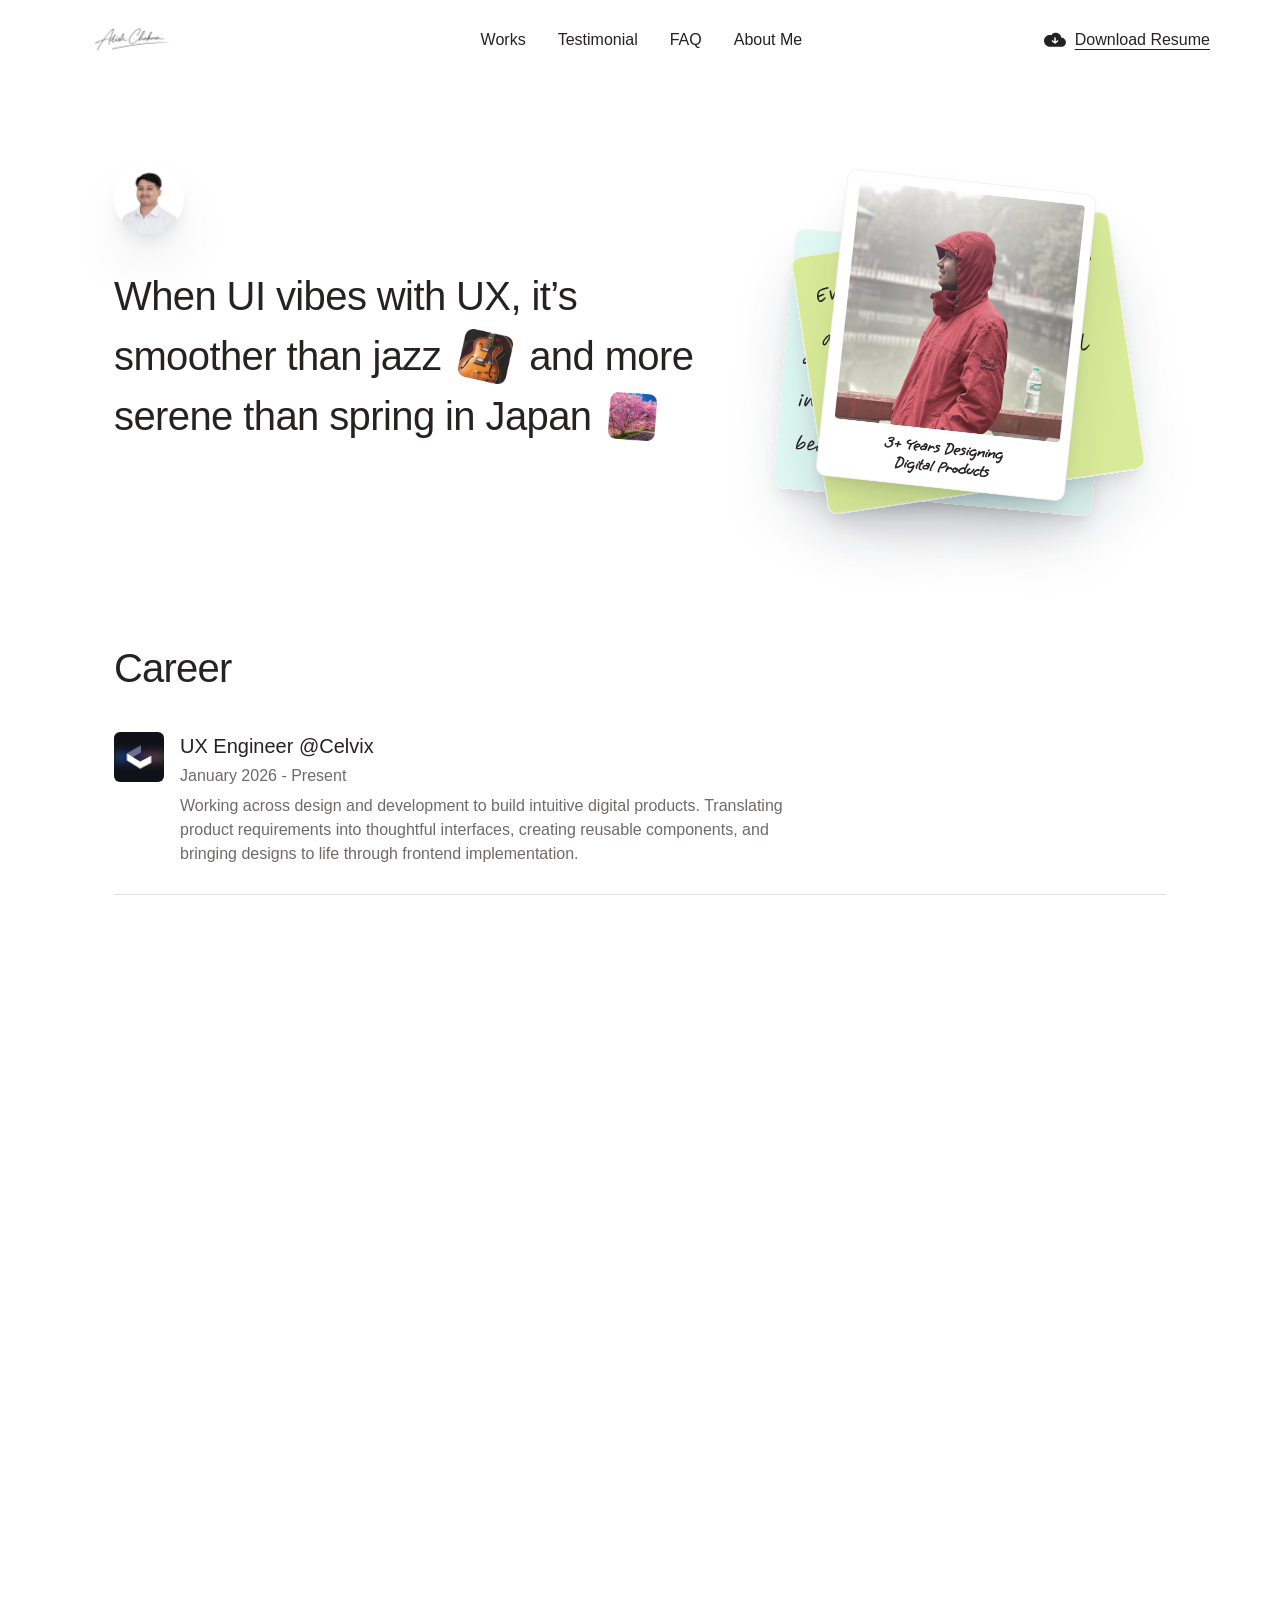
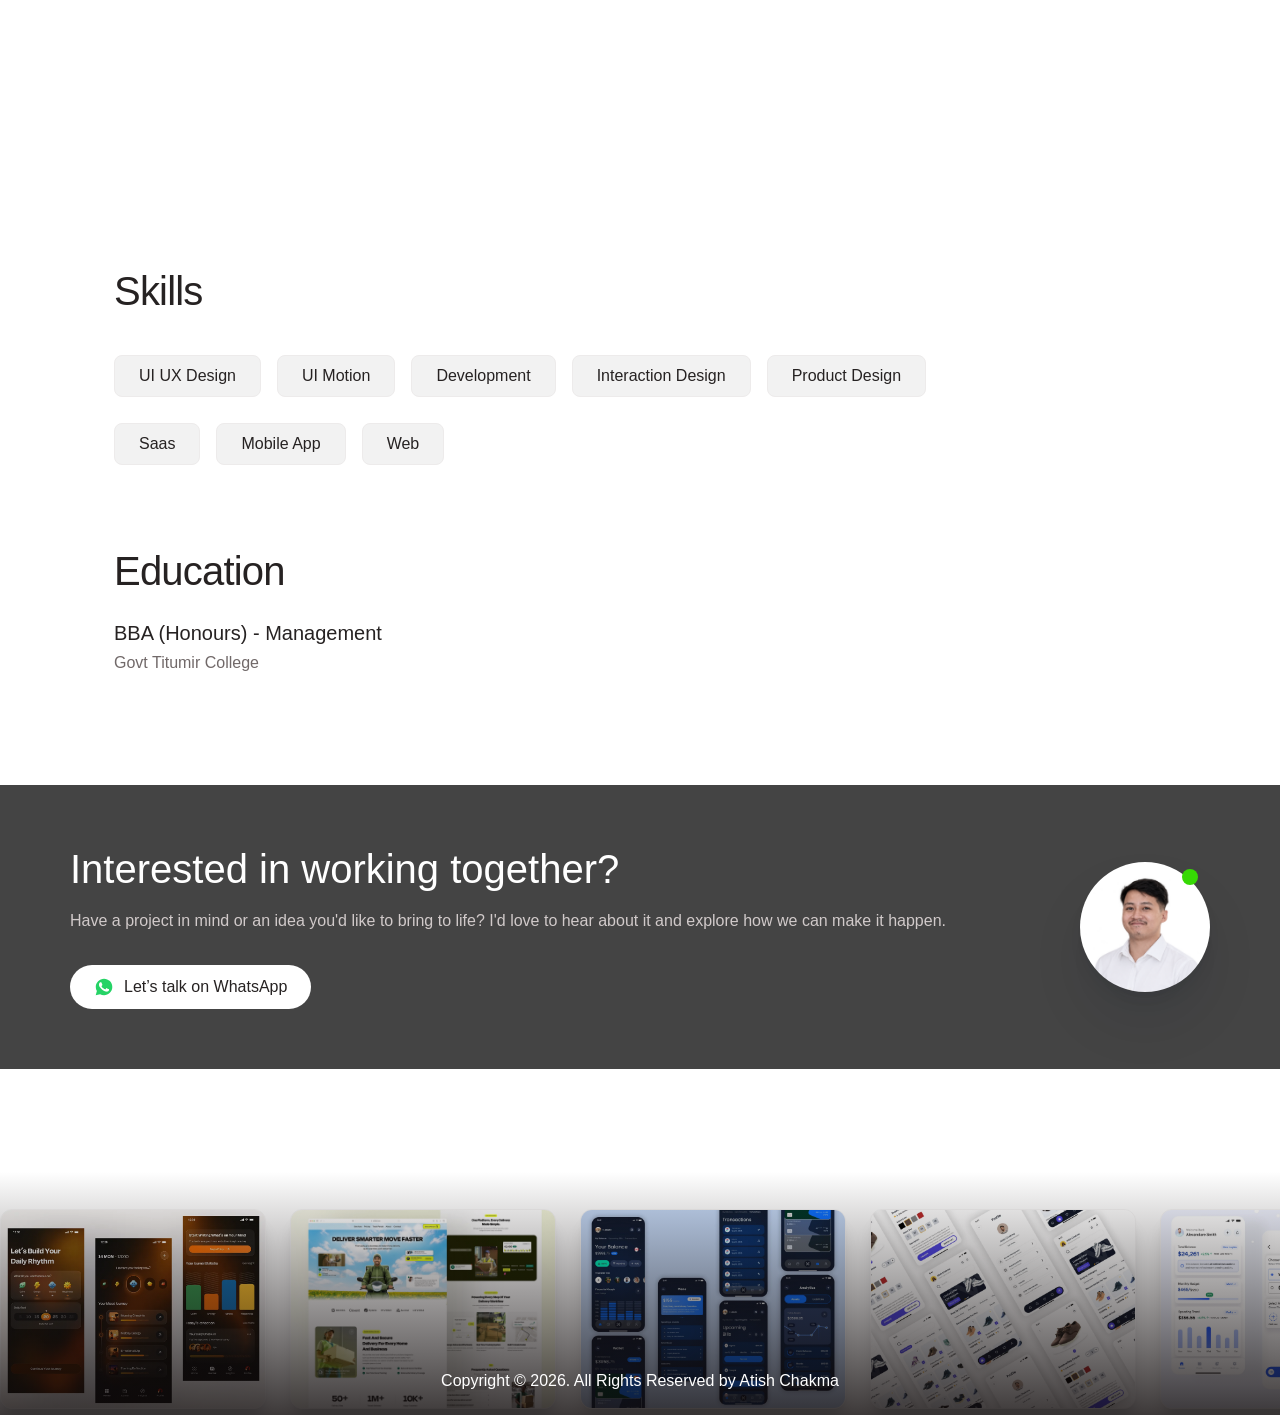
<file: about.html>
<!DOCTYPE html>
<html lang="en">
<head>
  <meta charset="UTF-8" />
  <meta name="viewport" content="width=device-width, initial-scale=1.0" />
  <title>About Atish Chakma — UX Engineer | Career, Tools &amp; Skills</title>
  <!-- SEO & Structured Data -->
  <meta name="description" content="Learn about Atish Chakma, UX Engineer at Celvix and UX Designer on Fiverr. Explore career history, design and development tools, skills, and education." />
  <meta name="author" content="Atish Chakma" />
  <meta name="robots" content="index, follow" />
  <link rel="canonical" href="https://atish.work/about-me" />
  <meta property="og:type" content="profile" />
  <meta property="og:site_name" content="Atish Chakma — UX Engineer" />
  <meta property="og:title" content="About Atish Chakma — UX Engineer | Career, Tools &amp; Skills" />
  <meta property="og:description" content="Learn about Atish Chakma, UX Engineer at Celvix and UX Designer on Fiverr. Explore career history, design and development tools, skills, and education." />
  <meta property="og:url" content="https://atish.work/about-me" />
  <meta property="og:image" content="https://atish.work/assets/profile-photo.png" />
  <meta property="og:image:alt" content="Atish Chakma — UX Engineer" />
  <meta name="twitter:card" content="summary_large_image" />
  <meta name="twitter:title" content="About Atish Chakma — UX Engineer | Career, Tools &amp; Skills" />
  <meta name="twitter:description" content="Learn about Atish Chakma, UX Engineer at Celvix and UX Designer on Fiverr. Explore career history, design and development tools, skills, and education." />
  <meta name="twitter:image" content="https://atish.work/assets/profile-photo.png" />
  <script type="application/ld+json">
{
  "@context": "https://schema.org",
  "@type": "ProfilePage",
  "url": "https://atish.work/about-me",
  "name": "About Atish Chakma — UX Engineer",
  "mainEntity": {
    "@type": "Person",
    "@id": "https://atish.work/#person",
    "name": "Atish Chakma",
    "jobTitle": "UX Engineer",
    "url": "https://atish.work/",
    "image": "https://atish.work/assets/profile-photo.png",
    "description": "UX Engineer focused on bridging the gap between design and development to create intuitive, functional, and user friendly digital experiences.",
    "sameAs": [
      "https://dribbble.com/AtishUX",
      "https://www.linkedin.com/in/uxatish/",
      "https://www.facebook.com/uxatish",
      "https://www.fiverr.com/s/P4wNdgx"
    ],
    "worksFor": {
      "@type": "Organization",
      "name": "Celvix"
    },
    "alumniOf": {
      "@type": "CollegeOrUniversity",
      "name": "Govt Titumir College"
    },
    "knowsAbout": [
      "UI UX Design",
      "UI Motion",
      "Frontend Development",
      "Interaction Design",
      "Product Design",
      "SaaS Design",
      "Mobile App Design",
      "Web Design"
    ]
  }
}
  </script>
  <!-- /SEO & Structured Data -->
  <link rel="icon" type="image/svg+xml" href="assets/favicon.svg" />
  <link rel="apple-touch-icon" href="assets/profile-photo.png" />
  <link rel="preconnect" href="https://fonts.googleapis.com" />
  <link rel="preconnect" href="https://fonts.gstatic.com" crossorigin />
  <link href="https://fonts.googleapis.com/css2?family=Grape+Nuts&family=Patrick+Hand&display=swap" rel="stylesheet" />
  <link rel="stylesheet" href="style.css" />
</head>
<body class="about-page-body project-details-body page-ready">
  <div class="page-wrapper" id="mainPage">
    <!-- Sticky Navbar (#41:2270) -->
    <header class="scrolled-navbar is-visible" id="scrolledNavbar" aria-label="Primary Navigation">
      <div class="container scrolled-nav-inner">
        <div class="nav-left-spacer">
          <a href="index.html" class="nav-brand-avatar" aria-label="Back to Home">
            <img src="assets/nav-signature.svg" alt="Atish Chakma" height="38" />
          </a>
        </div>

        <nav class="scrolled-nav-links">
          <a href="index.html#works">Works</a>
          <a href="index.html#testimonial">Testimonial</a>
          <a href="index.html#faq">FAQ</a>
          <a href="about.html" class="nav-scroll-top">About Me</a>
        </nav>

        <a href="#resume" class="resume-link">
          <img src="assets/icon-download.svg" alt="" width="24" height="24" />
          <span>Download Resume</span>
        </a>

        <button type="button" class="mobile-menu-btn mobile-menu-btn-scrolled" aria-label="Toggle Menu" aria-expanded="false">
          <span></span>
          <span></span>
          <span></span>
        </button>
      </div>
    </header>

    <!-- Mobile Navigation Drawer -->
    <div class="mobile-drawer" id="mobileDrawer">
      <a href="index.html#works" class="mobile-nav-item">Works</a>
      <a href="index.html#testimonial" class="mobile-nav-item">Testimonial</a>
      <a href="index.html#faq" class="mobile-nav-item">FAQ</a>
      <a href="about.html" class="mobile-nav-item nav-scroll-top">About Me</a>
      <a href="#resume" class="resume-link mobile-resume">
        <img src="assets/icon-download.svg" alt="" width="24" height="24" />
        <span>Download Resume</span>
      </a>
    </div>

    <!-- ==================================================================
         ABOUT ME CONTENT (#60:2461)
         ================================================================== -->
    <main class="about-main">
      <div class="container about-container">
        <!-- Hero Row: Quote + 3 Stacked Draggable Cards -->
        <section class="about-hero">
          <div class="about-hero-left">
            <div class="about-avatar-wrap fade-in-item" style="--delay: 0.04s">
              <img src="assets/profile-photo.png" alt="Atish Chakma" width="70" height="70" />
            </div>

            <h1 class="about-quote fade-in-item" style="--delay: 0.1s">
              When UI vibes with UX, it’s smoother than jazz
              <img src="assets/about-jazz-curved.png" alt="" class="about-inline-img about-inline-jazz" />
              and more serene than spring in Japan
              <img src="assets/about-japan-curved.png" alt="" class="about-inline-img about-inline-japan" />
            </h1>
          </div>

          <div class="about-cards-stage" id="aboutCardsStage">
            <!-- Back Card 2 (Mint #E0F9F4 — Exact Figma #63:2572) -->
            <div class="about-stack-card about-card-mint" data-card="mint" style="--tx: 0px; --ty: 0px;">
              <img src="assets/about-card-mint.svg" alt="I'll never forget the first time I saw my design come alive through code and interaction." draggable="false" />
              <div class="card-hit-target hit-mint"></div>
            </div>

            <!-- Back Card 1 (Lime #D9EB98 — Exact Figma #63:2571) -->
            <div class="about-stack-card about-card-lime" data-card="lime" style="--tx: 0px; --ty: 0px;">
              <img src="assets/about-card-lime.svg" alt="Everything we create begins as something that doesn't exist." draggable="false" />
              <div class="card-hit-target hit-lime"></div>
            </div>

            <!-- Front Card (Red Jacket Polaroid — Exact Figma #63:2691) -->
            <div class="about-stack-card about-card-polaroid" data-card="polaroid" style="--tx: 0px; --ty: 0px;">
              <img src="assets/about-card-polaroid.png" alt="Atish Chakma — 3+ Years Designing Digital Products" draggable="false" />
              <div class="card-hit-target hit-polaroid"></div>
            </div>
          </div>
        </section>

        <!-- Career Section -->
        <section class="about-section about-career-section">
          <h2 class="about-section-heading fade-in-item">Career</h2>

          <div class="career-list">
            <article class="career-item fade-in-item" style="--delay: 0.04s">
              <img src="assets/logo-celvix.png" alt="Celvix" class="career-logo" width="50" height="50" />
              <div class="career-content">
                <div class="career-header">
                  <h3 class="career-role">UX Engineer @Celvix</h3>
                  <p class="career-date">January 2026 - Present</p>
                </div>
                <p class="career-desc">
                  Working across design and development to build intuitive digital products. Translating product requirements into thoughtful interfaces, creating reusable components, and bringing designs to life through frontend implementation.
                </p>
              </div>
            </article>

            <article class="career-item fade-in-item" style="--delay: 0.08s">
              <img src="assets/logo-fiverr.png" alt="Fiverr" class="career-logo" width="50" height="50" />
              <div class="career-content">
                <div class="career-header">
                  <h3 class="career-role">UX Designer @Fiverr</h3>
                  <p class="career-date">May 2025 - Present</p>
                </div>
                <p class="career-desc">
                  Working with clients from different industries to design SaaS platforms, web applications, and mobile experiences. Turning ideas and requirements into practical design solutions, from initial concepts to developer ready Figma files.
                </p>
              </div>
            </article>

            <article class="career-item fade-in-item" style="--delay: 0.12s">
              <img src="assets/logo-techcare.png" alt="Techcare" class="career-logo" width="50" height="50" />
              <div class="career-content">
                <div class="career-header">
                  <h3 class="career-role">Junior UI Designer @Techcare</h3>
                  <p class="career-date">February 2025 - July 2025</p>
                </div>
                <p class="career-desc">
                  Contributed to designing user interfaces for web based products, focusing on layout, visual consistency, reusable components, and responsive design. Worked closely with the team to refine interfaces and improve usability.
                </p>
              </div>
            </article>

            <article class="career-item fade-in-item" style="--delay: 0.16s">
              <img src="assets/logo-techcare.png" alt="Techcare" class="career-logo" width="50" height="50" />
              <div class="career-content">
                <div class="career-header">
                  <h3 class="career-role">Intern @Techcare</h3>
                  <p class="career-date">November 2024 - February 2025</p>
                </div>
                <p class="career-desc">
                  Started my professional journey by learning the fundamentals of UI design, working with Figma, and understanding how design systems and user focused interfaces come together in real projects.
                </p>
              </div>
            </article>
          </div>
        </section>

        <!-- Tools I Used Section -->
        <section class="about-section about-tools-section">
          <h2 class="about-section-heading fade-in-item">Tools I Used</h2>

          <div class="tools-grid">
            <div class="tool-card fade-in-item" style="--delay: 0.04s">
              <img src="assets/tool-figma.png" alt="Figma" class="tool-icon" width="54" height="54" />
              <div class="tool-meta">
                <h3 class="tool-name">Figma</h3>
                <p class="tool-role">UI Design</p>
              </div>
            </div>

            <div class="tool-card fade-in-item" style="--delay: 0.08s">
              <img src="assets/tool-chatgpt.png" alt="Chat GPT" class="tool-icon" width="54" height="54" />
              <div class="tool-meta">
                <h3 class="tool-name">Chat GPT</h3>
                <p class="tool-role">Brainstorming, Research</p>
              </div>
            </div>

            <div class="tool-card fade-in-item" style="--delay: 0.12s">
              <img src="assets/tool-claude.png" alt="Claude" class="tool-icon" width="54" height="54" />
              <div class="tool-meta">
                <h3 class="tool-name">Claude</h3>
                <p class="tool-role">Ideation, Prototyping</p>
              </div>
            </div>

            <div class="tool-card fade-in-item" style="--delay: 0.16s">
              <img src="assets/tool-vscode.png" alt="VS Code" class="tool-icon" width="54" height="54" />
              <div class="tool-meta">
                <h3 class="tool-name">VS Code</h3>
                <p class="tool-role">Coding, Development</p>
              </div>
            </div>
          </div>
        </section>

        <!-- Skills Section -->
        <section class="about-section about-skills-section">
          <h2 class="about-section-heading fade-in-item">Skills</h2>

          <div class="skills-rows fade-in-item" style="--delay: 0.06s">
            <div class="skills-row">
              <span class="skill-pill">UI UX Design</span>
              <span class="skill-pill">UI Motion</span>
              <span class="skill-pill">Development</span>
              <span class="skill-pill">Interaction Design</span>
              <span class="skill-pill">Product Design</span>
            </div>
            <div class="skills-row">
              <span class="skill-pill">Saas</span>
              <span class="skill-pill">Mobile App</span>
              <span class="skill-pill">Web</span>
            </div>
          </div>
        </section>

        <!-- Education Section -->
        <section class="about-section about-education-section">
          <h2 class="about-section-heading fade-in-item">Education</h2>

          <div class="education-block fade-in-item" style="--delay: 0.06s">
            <h3 class="education-degree">BBA (Honours) - Management</h3>
            <p class="education-school">Govt Titumir College</p>
          </div>
        </section>
      </div>
    </main>

    <!-- ==================================================================
         CTA BANNER & FOOTER MARQUEE (Identical to index.html)
         ================================================================== -->
    <footer class="site-footer" id="contact">
      <div class="cta-banner">
        <div class="container cta-inner fade-in-item">
          <div class="cta-text-col">
            <h2 class="cta-title">Interested in working together?</h2>
            <p class="cta-desc">
              Have a project in mind or an idea you'd like to bring to life? I'd love to hear about it and explore how we can make it happen.
            </p>
            <a href="https://wa.me/8801575835243" target="_blank" rel="noopener noreferrer" class="btn-lets-talk">
              <svg width="20" height="20" viewBox="0 0 24 24" fill="none" aria-hidden="true">
                <path d="M12.04 2C6.58 2 2.13 6.45 2.13 11.91C2.13 13.66 2.59 15.36 3.45 16.86L2.05 22L7.3 20.62C8.75 21.41 10.38 21.83 12.04 21.83C17.5 21.83 21.95 17.38 21.95 11.92C21.95 9.27 20.92 6.78 19.05 4.91C17.18 3.03 14.69 2 12.04 2Z" fill="#25D366"/>
                <path d="M17.47 14.38C17.17 14.23 15.71 13.51 15.44 13.41C15.17 13.31 14.97 13.26 14.77 13.56C14.57 13.86 14 14.53 13.83 14.73C13.66 14.93 13.48 14.95 13.19 14.8C12.89 14.65 11.93 14.34 10.79 13.32C9.9 12.53 9.3 11.55 9.13 11.25C8.96 10.95 9.11 10.79 9.26 10.64C9.39 10.51 9.56 10.29 9.71 10.12C9.86 9.95 9.91 9.82 10.01 9.62C10.11 9.42 10.06 9.25 9.98 9.1C9.91 8.95 9.31 7.49 9.06 6.89C8.82 6.31 8.57 6.39 8.39 6.38L7.82 6.37C7.62 6.37 7.3 6.44 7.03 6.74C6.76 7.04 5.99 7.76 5.99 9.22C5.99 10.68 7.05 12.09 7.2 12.29C7.35 12.49 9.29 15.48 12.26 16.76C12.97 17.07 13.52 17.25 13.95 17.39C14.66 17.61 15.3 17.58 15.81 17.5C16.38 17.42 17.57 16.78 17.81 16.09C18.06 15.4 18.06 14.81 17.98 14.68C17.91 14.56 17.71 14.48 17.47 14.38Z" fill="#FFFFFF"/>
              </svg>
              <span>Let’s talk on WhatsApp</span>
            </a>
          </div>

          <div class="cta-avatar-wrap">
            <img src="assets/profile-photo.png" alt="Atish Chakma" class="cta-avatar" width="130" height="130" />
            <span class="online-dot" title="Available for projects"></span>
          </div>
        </div>
      </div>

      <div class="footer-showcase-wrap">
        <div class="footer-marquee-track">
          <div class="mockup-card"><img src="assets/mockup-1-6710bb.png" alt="" /></div>
          <div class="mockup-card"><img src="assets/mockup-2.png" alt="" /></div>
          <div class="mockup-card"><img src="assets/mockup-3.png" alt="" /></div>
          <div class="mockup-card"><img src="assets/mockup-4.png" alt="" /></div>
          <div class="mockup-card"><img src="assets/mockup-5-61ff1e.png" alt="" /></div>
          <div class="mockup-card"><img src="assets/mockup-6.png" alt="" /></div>
          <div class="mockup-card bg-lavender"><img src="assets/mockup-7-4a2d52.png" alt="" /></div>
          <div class="mockup-card bg-slate"><img src="assets/mockup-8-159c0c.png" alt="" /></div>
          <div class="mockup-card" aria-hidden="true"><img src="assets/mockup-1-6710bb.png" alt="" /></div>
          <div class="mockup-card" aria-hidden="true"><img src="assets/mockup-2.png" alt="" /></div>
          <div class="mockup-card" aria-hidden="true"><img src="assets/mockup-3.png" alt="" /></div>
          <div class="mockup-card" aria-hidden="true"><img src="assets/mockup-4.png" alt="" /></div>
          <div class="mockup-card" aria-hidden="true"><img src="assets/mockup-5-61ff1e.png" alt="" /></div>
          <div class="mockup-card" aria-hidden="true"><img src="assets/mockup-6.png" alt="" /></div>
          <div class="mockup-card bg-lavender" aria-hidden="true"><img src="assets/mockup-7-4a2d52.png" alt="" /></div>
          <div class="mockup-card bg-slate" aria-hidden="true"><img src="assets/mockup-8-159c0c.png" alt="" /></div>
        </div>

        <div class="footer-gradient-overlay">
          <p class="copyright-text">Copyright © 2026. All Rights Reserved by Atish Chakma</p>
        </div>
      </div>
    </footer>
  </div>

  <script>
    (function () {

      const isHttp = window.location.protocol === 'http:' || window.location.protocol === 'https:';
      if (isHttp && window.location.pathname !== '/about-me') {
        try {
          history.replaceState(null, '', '/about-me');
        } catch (e) {}
      }

      document.querySelectorAll('a[href^="index.html#"]').forEach((link) => {
        link.addEventListener('click', (e) => {
          const href = link.getAttribute('href') || '';
          const hashIdx = href.indexOf('#');
          if (hashIdx !== -1) {
            e.preventDefault();
            const hash = href.slice(hashIdx);
            try {
              sessionStorage.setItem('skipIntro', '1');
              sessionStorage.setItem('scrollToSection', hash);
            } catch (err) {}
            window.location.href = isHttp ? '/' : 'index.html';
          }
        });
      });

      if (isHttp) {
        document.querySelectorAll('.nav-brand-avatar').forEach((el) => {
          el.setAttribute('href', '/');
        });
      }
      // 1. Stacked Cards Drop-In Entrance & Free Draggable Interaction
      const cardsStage = document.getElementById('aboutCardsStage');
      const stackCards = Array.from(document.querySelectorAll('.about-stack-card'));

      requestAnimationFrame(() => {
        requestAnimationFrame(() => {
          if (cardsStage) cardsStage.classList.add('is-dropped');
        });
      });

      stackCards.forEach((card) => {
        const hit = card.querySelector('.card-hit-target');
        if (!hit) return;
        let isDragging = false;
        let startX = 0;
        let startY = 0;
        let originTx = 0;
        let originTy = 0;

        hit.addEventListener('pointerdown', (e) => {
          e.stopPropagation();
          isDragging = true;
          card.classList.add('is-dragging');
          hit.setPointerCapture(e.pointerId);
          startX = e.clientX;
          startY = e.clientY;
          originTx = parseFloat(card.style.getPropertyValue('--tx') || '0');
          originTy = parseFloat(card.style.getPropertyValue('--ty') || '0');
        });

        hit.addEventListener('pointermove', (e) => {
          if (!isDragging) return;
          const dx = e.clientX - startX;
          const dy = e.clientY - startY;
          card.style.setProperty('--tx', (originTx + dx) + 'px');
          card.style.setProperty('--ty', (originTy + dy) + 'px');
        });

        function endDrag(e) {
          if (!isDragging) return;
          isDragging = false;
          card.classList.remove('is-dragging');
          if (hit.hasPointerCapture && hit.hasPointerCapture(e.pointerId)) {
            hit.releasePointerCapture(e.pointerId);
          }
        }

        hit.addEventListener('pointerup', endDrag);
        hit.addEventListener('pointercancel', endDrag);
      });

      // 2. Smart Sticky Navbar (Same behavior as Landing & Project Details)
      const scrolledNavbar = document.getElementById('scrolledNavbar');
      let idleTimer = null;
      let isHoveringNav = false;
      let isCursorAtTop = false;

      function scheduleNavHide() {
        clearTimeout(idleTimer);
        if (!window.matchMedia('(min-width: 1025px)').matches) return;
        if (window.scrollY >= 90 && !isHoveringNav && !isCursorAtTop) {
          idleTimer = setTimeout(() => {
            if (window.scrollY >= 90 && !isHoveringNav && !isCursorAtTop) {
              scrolledNavbar.classList.add('is-idle-hidden');
            }
          }, 1000);
        }
      }

      function updateNavbarState() {
        const y = window.scrollY;
        clearTimeout(idleTimer);

        if (y < 90) {
          scrolledNavbar.classList.add('is-visible');
          scrolledNavbar.classList.remove('is-idle-hidden');
        } else {
          scrolledNavbar.classList.add('is-visible');
          scrolledNavbar.classList.remove('is-idle-hidden');
          scheduleNavHide();
        }
      }

      window.addEventListener('scroll', updateNavbarState, { passive: true });
      window.addEventListener('mousemove', (e) => {
        if (!window.matchMedia('(min-width: 1025px)').matches) return;
        if (window.scrollY < 90) return;
        if (e.clientY <= 90) {
          isCursorAtTop = true;
          clearTimeout(idleTimer);
          scrolledNavbar.classList.add('is-visible');
          scrolledNavbar.classList.remove('is-idle-hidden');
        } else if (isCursorAtTop) {
          isCursorAtTop = false;
          if (!isHoveringNav) {
            clearTimeout(idleTimer);
            scrolledNavbar.classList.add('is-idle-hidden');
          }
        }
      }, { passive: true });

      if (scrolledNavbar) {
        scrolledNavbar.addEventListener('mouseenter', () => {
          isHoveringNav = true;
          clearTimeout(idleTimer);
        });
        scrolledNavbar.addEventListener('mouseleave', (e) => {
          isHoveringNav = false;
          if (window.scrollY >= 90 && e.clientY > 90) {
            isCursorAtTop = false;
            clearTimeout(idleTimer);
            scrolledNavbar.classList.add('is-idle-hidden');
          }
        });
      }

      // 3. Mobile Drawer Toggle & Outside Click Close
      const mobileBtns = document.querySelectorAll('.mobile-menu-btn');
      const mobileDrawer = document.getElementById('mobileDrawer');
      const mobileLinks = document.querySelectorAll('.mobile-nav-item');

      function closeMobileDrawer() {
        if (!mobileDrawer) return;
        mobileDrawer.classList.remove('open');
        mobileBtns.forEach((b) => {
          b.classList.remove('open');
          b.setAttribute('aria-expanded', 'false');
        });
      }

      mobileBtns.forEach((btn) => {
        btn.addEventListener('click', () => {
          const isOpen = mobileDrawer.classList.toggle('open');
          mobileBtns.forEach((b) => {
            b.classList.toggle('open', isOpen);
            b.setAttribute('aria-expanded', String(isOpen));
          });
        });
      });

      mobileLinks.forEach((link) => {
        link.addEventListener('click', closeMobileDrawer);
      });

      document.addEventListener('click', (e) => {
        if (!mobileDrawer || !mobileDrawer.classList.contains('open')) return;
        const clickedInsideDrawer = mobileDrawer.contains(e.target);
        const clickedBurger = Array.from(mobileBtns).some((b) => b.contains(e.target));
        if (!clickedInsideDrawer && !clickedBurger) {
          closeMobileDrawer();
        }
      });

      document.querySelectorAll('.nav-scroll-top').forEach((el) => {
        el.addEventListener('click', (e) => {
          e.preventDefault();
          window.scrollTo({ top: 0, behavior: 'smooth' });
        });
      });

      document.querySelectorAll('.nav-brand-avatar').forEach((el) => {
        el.addEventListener('click', () => {
          try {
            sessionStorage.setItem('skipIntro', '1');
            sessionStorage.setItem('returnScrollY', '0');
          } catch (e) {}
        });
      });

      // 4. Minimal & Clean Fade-In Observer (Desktop only; instant on Tablet/Mobile)
      const isDesktop = window.matchMedia('(min-width: 1025px)').matches;
      const fadeItems = document.querySelectorAll('main .fade-in-item, footer .fade-in-item');

      if (isDesktop) {
        const fadeObserver = new IntersectionObserver(
          (entries) => {
            entries.forEach((entry) => {
              if (entry.isIntersecting) {
                entry.target.classList.add('is-visible');
                fadeObserver.unobserve(entry.target);
              }
            });
          },
          { threshold: 0.1, rootMargin: '0px 0px -30px 0px' }
        );
        fadeItems.forEach((el) => fadeObserver.observe(el));
      } else {
        fadeItems.forEach((el) => el.classList.add('is-visible'));
      }
    })();
  </script>
</body>
</html>
</file>
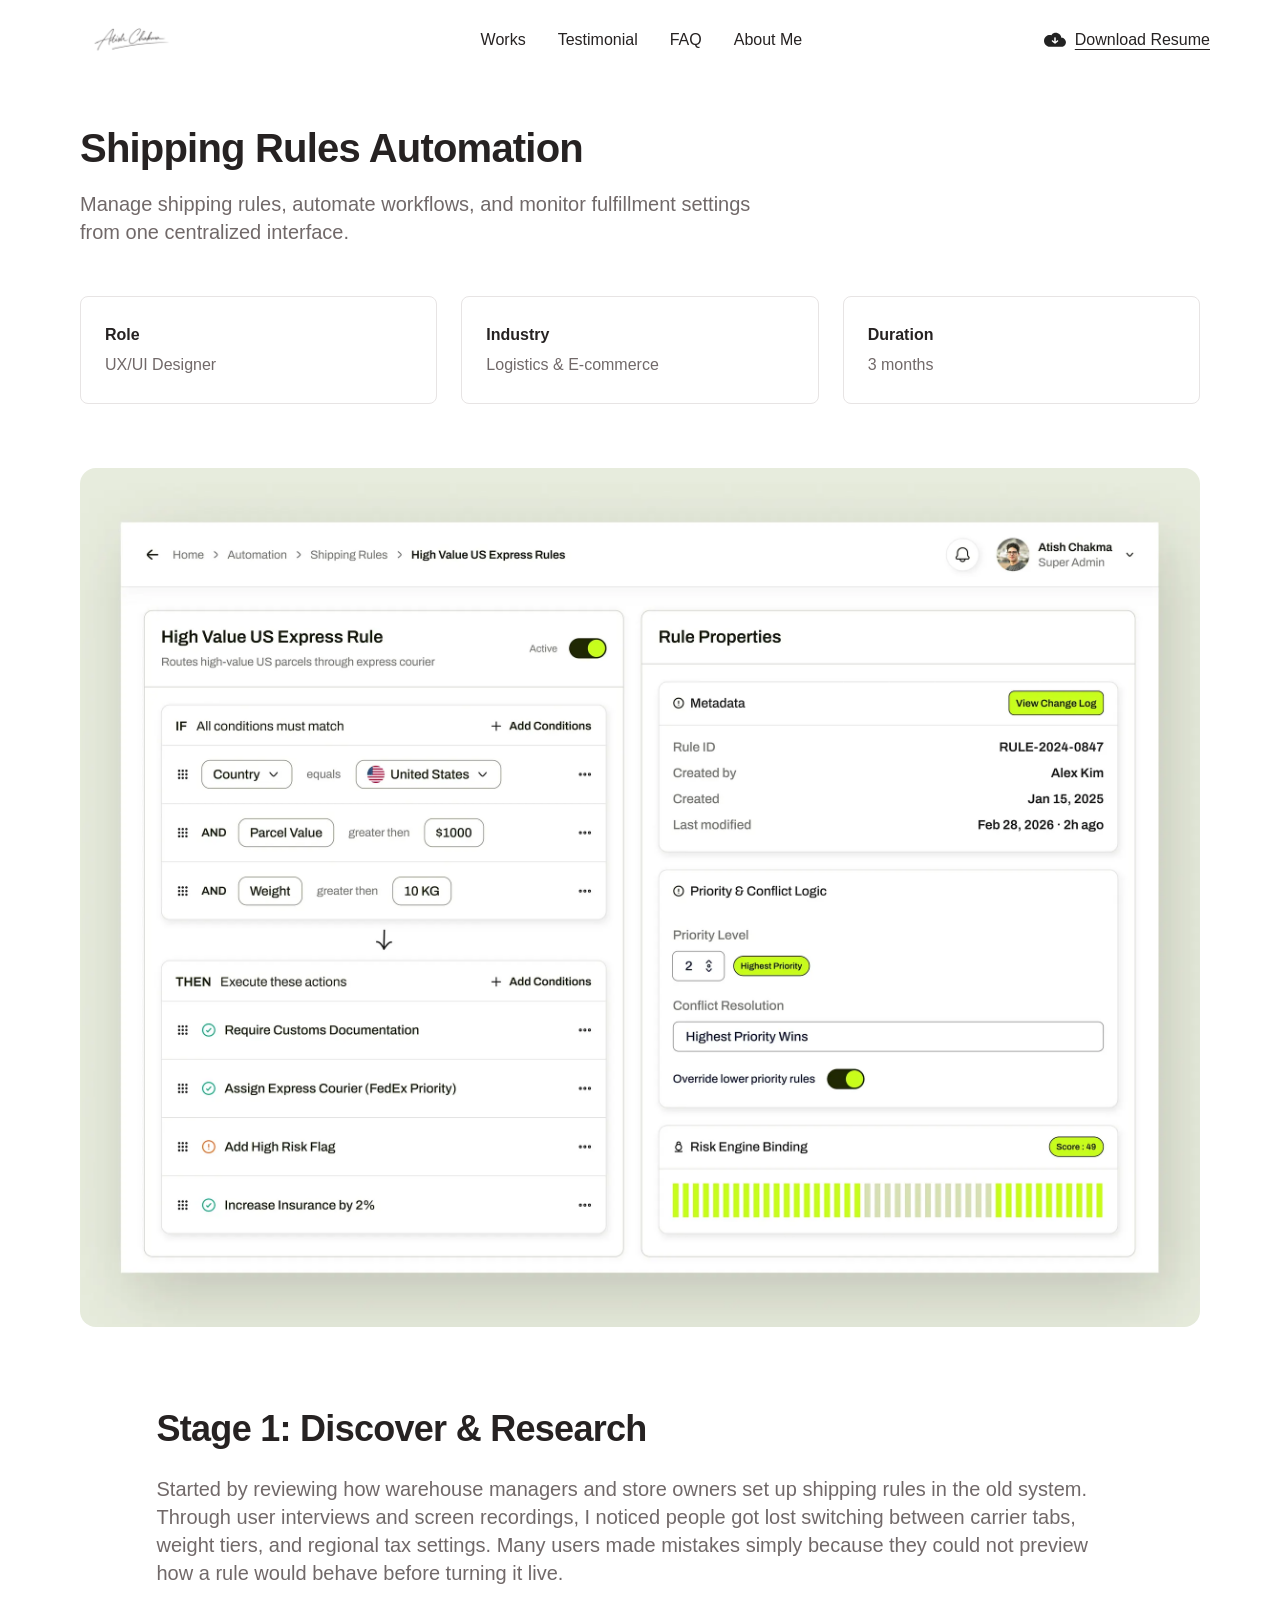
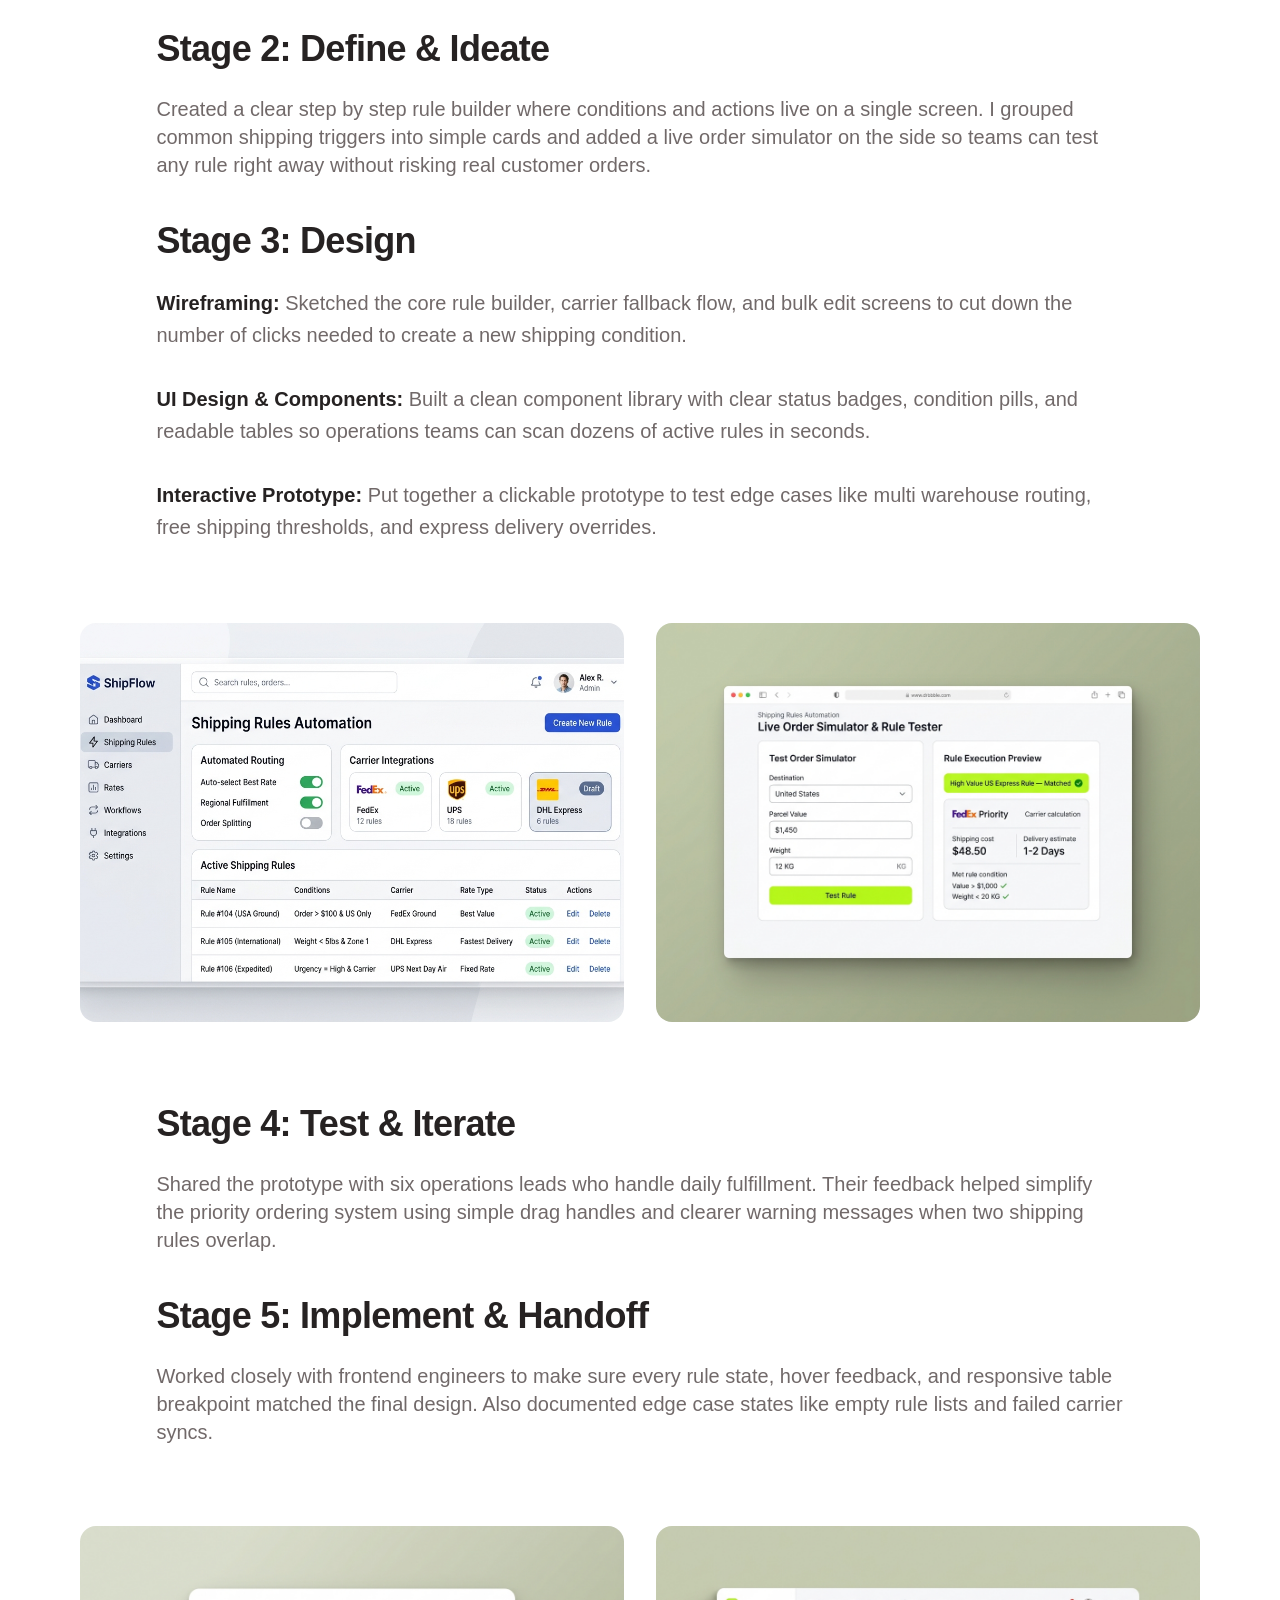
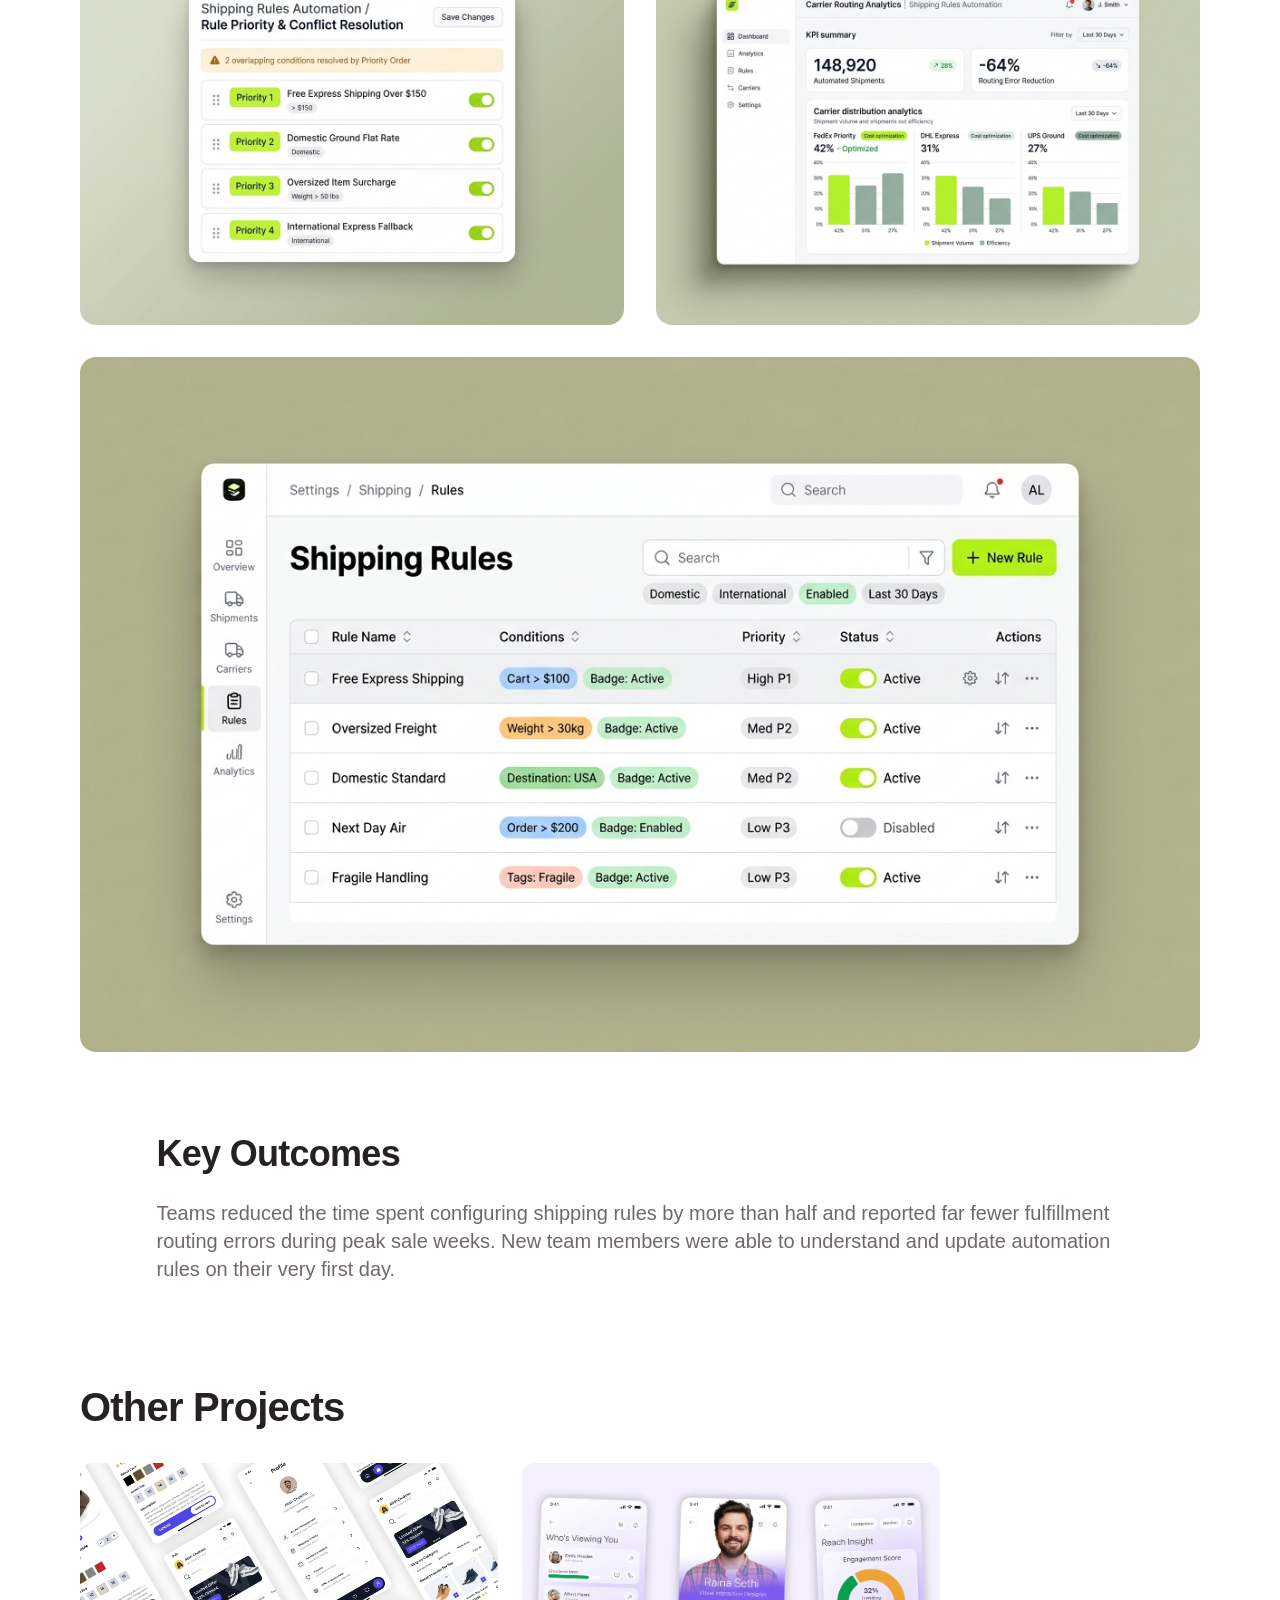
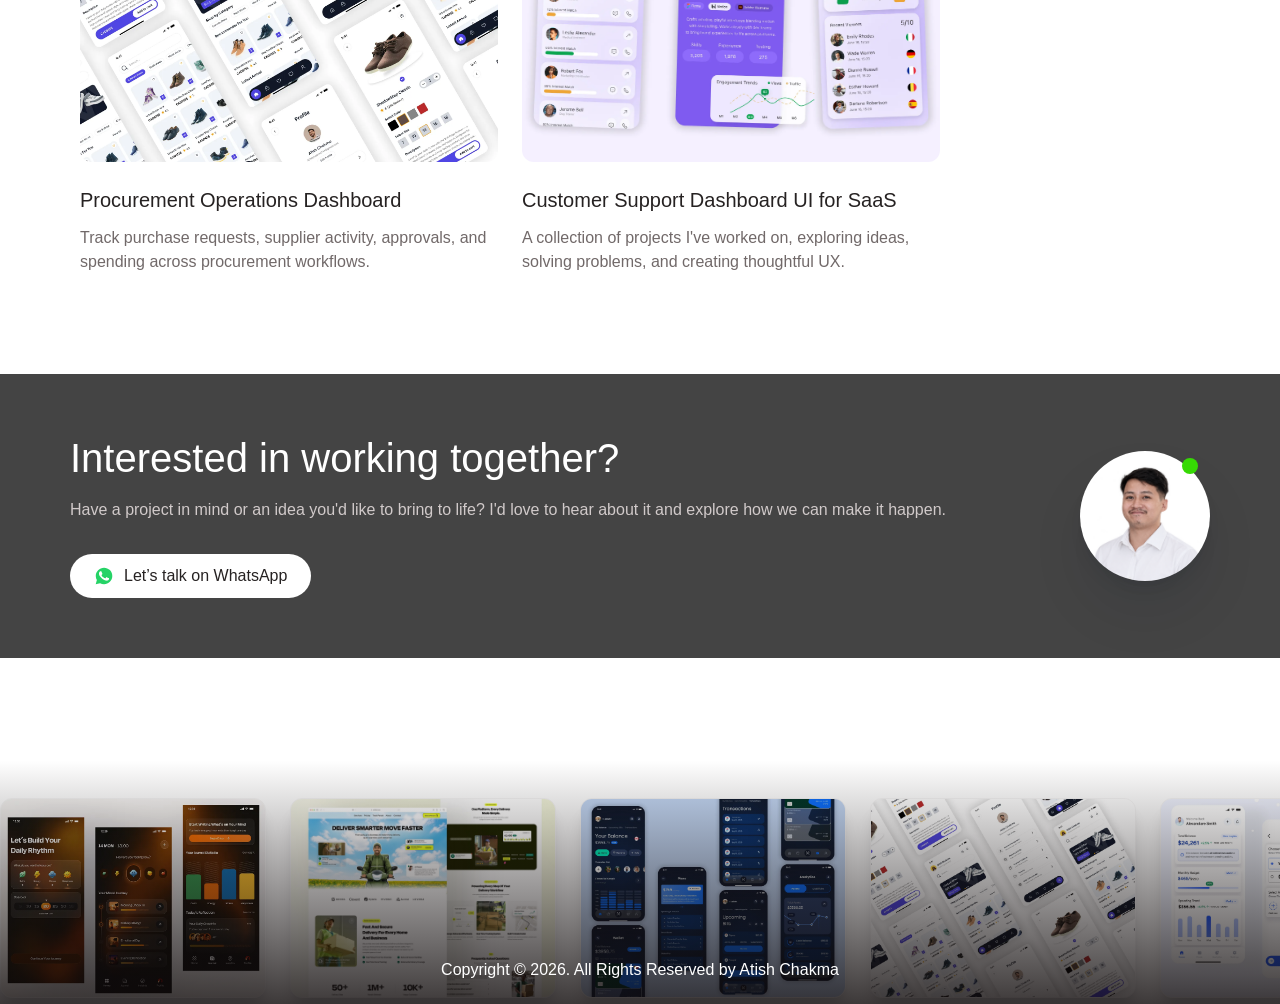
<file: project-1.html>
<!DOCTYPE html>
<html lang="en">
<head>
  <meta charset="UTF-8" />
  <meta name="viewport" content="width=device-width, initial-scale=1.0" />
  <title>Shipping Rules Automation — UX/UI Case Study | Atish Chakma</title>
  <!-- SEO & Structured Data -->
  <meta name="description" content="UX/UI case study by Atish Chakma for Shipping Rules Automation: centralized rule builder, live order simulator, and conflict resolution for logistics teams." />
  <meta name="author" content="Atish Chakma" />
  <meta name="robots" content="index, follow" />
  <link rel="canonical" href="https://atish.work/shipping-rules-automation" />
  <meta property="og:type" content="article" />
  <meta property="og:site_name" content="Atish Chakma — UX Engineer" />
  <meta property="og:title" content="Shipping Rules Automation — UX/UI Case Study | Atish Chakma" />
  <meta property="og:description" content="UX/UI case study by Atish Chakma for Shipping Rules Automation: centralized rule builder, live order simulator, and conflict resolution for logistics teams." />
  <meta property="og:url" content="https://atish.work/shipping-rules-automation" />
  <meta property="og:image" content="https://atish.work/assets/project-1.png" />
  <meta property="og:image:alt" content="Shipping Rules Automation interface by Atish Chakma" />
  <meta name="twitter:card" content="summary_large_image" />
  <meta name="twitter:title" content="Shipping Rules Automation — UX/UI Case Study | Atish Chakma" />
  <meta name="twitter:description" content="UX/UI case study by Atish Chakma for Shipping Rules Automation: centralized rule builder, live order simulator, and conflict resolution for logistics teams." />
  <meta name="twitter:image" content="https://atish.work/assets/project-1.png" />
  <script type="application/ld+json">
{
  "@context": "https://schema.org",
  "@type": "CreativeWork",
  "name": "Shipping Rules Automation",
  "headline": "Shipping Rules Automation — UX/UI Case Study",
  "description": "Manage shipping rules, automate workflows, and monitor fulfillment settings from one centralized interface.",
  "url": "https://atish.work/shipping-rules-automation",
  "image": "https://atish.work/assets/project-1.png",
  "author": {
    "@type": "Person",
    "@id": "https://atish.work/#person",
    "name": "Atish Chakma",
    "jobTitle": "UX Engineer",
    "url": "https://atish.work/",
    "image": "https://atish.work/assets/profile-photo.png",
    "description": "UX Engineer focused on bridging the gap between design and development to create intuitive, functional, and user friendly digital experiences.",
    "sameAs": [
      "https://dribbble.com/AtishUX",
      "https://www.linkedin.com/in/uxatish/",
      "https://www.facebook.com/uxatish",
      "https://www.fiverr.com/s/P4wNdgx"
    ]
  }
}
  </script>
  <!-- /SEO & Structured Data -->
  <link rel="icon" type="image/svg+xml" href="assets/favicon.svg" />
  <link rel="apple-touch-icon" href="assets/profile-photo.png" />
  <link rel="stylesheet" href="style.css" />
</head>
<body class="project-details-body page-ready">
  <div class="page-wrapper" id="mainPage">
    <!-- Sticky Navbar (#41:2270) -->
    <header class="scrolled-navbar is-visible" id="scrolledNavbar" aria-label="Primary Navigation">
      <div class="container scrolled-nav-inner">
        <div class="nav-left-spacer">
          <a href="index.html" class="nav-brand-avatar" aria-label="Back to Home">
            <img src="assets/nav-signature.svg" alt="Atish Chakma" height="38" />
          </a>
        </div>

        <nav class="scrolled-nav-links">
          <a href="index.html#works">Works</a>
          <a href="index.html#testimonial">Testimonial</a>
          <a href="index.html#faq">FAQ</a>
          <a href="about.html">About Me</a>
        </nav>

        <a href="#resume" class="resume-link">
          <img src="assets/icon-download.svg" alt="" width="24" height="24" />
          <span>Download Resume</span>
        </a>

        <button type="button" class="mobile-menu-btn mobile-menu-btn-scrolled" aria-label="Toggle Menu" aria-expanded="false">
          <span></span>
          <span></span>
          <span></span>
        </button>
      </div>
    </header>

    <!-- Mobile Navigation Drawer -->
    <div class="mobile-drawer" id="mobileDrawer">
      <a href="index.html#works" class="mobile-nav-item">Works</a>
      <a href="index.html#testimonial" class="mobile-nav-item">Testimonial</a>
      <a href="index.html#faq" class="mobile-nav-item">FAQ</a>
      <a href="about.html" class="mobile-nav-item">About Me</a>
      <a href="#resume" class="resume-link mobile-resume">
        <img src="assets/icon-download.svg" alt="" width="24" height="24" />
        <span>Download Resume</span>
      </a>
    </div>

    <!-- ==================================================================
         PROJECT DETAILS CONTENT (#19:1259)
         ================================================================== -->
    <main class="project-details-main">
      <div class="project-details-container">
        <section class="project-hero">
          <div class="project-hero-text fade-in-item" style="--delay: 0.04s">
            <h1 class="project-detail-title">Shipping Rules Automation</h1>
            <p class="project-detail-subtitle">Manage shipping rules, automate workflows, and monitor fulfillment settings from one centralized interface.</p>
          </div>

          <div class="meta-cards-grid fade-in-item" style="--delay: 0.1s">
            <div class="meta-card">
              <span class="meta-label">Role</span>
              <span class="meta-value">UX/UI Designer</span>
            </div>
            <div class="meta-card">
              <span class="meta-label">Industry</span>
              <span class="meta-value">Logistics &amp; E-commerce</span>
            </div>
            <div class="meta-card">
              <span class="meta-label">Duration</span>
              <span class="meta-value">3 months</span>
            </div>
          </div>
        </section>

        <div class="project-showcase-hero fade-in-item" style="--delay: 0.14s">
          <img src="assets/project-1.png" alt="Shipping Rules Automation Overview" />
        </div>

        <section class="stage-stack">
          <div class="stage-block fade-in-item">
            <h2 class="stage-heading">Stage 1: Discover &amp; Research</h2>
            <p class="stage-body">Started by reviewing how warehouse managers and store owners set up shipping rules in the old system. Through user interviews and screen recordings, I noticed people got lost switching between carrier tabs, weight tiers, and regional tax settings. Many users made mistakes simply because they could not preview how a rule would behave before turning it live.</p>
          </div>

          <div class="stage-block fade-in-item">
            <h2 class="stage-heading">Stage 2: Define &amp; Ideate</h2>
            <p class="stage-body">Created a clear step by step rule builder where conditions and actions live on a single screen. I grouped common shipping triggers into simple cards and added a live order simulator on the side so teams can test any rule right away without risking real customer orders.</p>
          </div>

          <div class="stage-block fade-in-item">
            <h2 class="stage-heading">Stage 3: Design</h2>
            <div class="stage-bullets">
              <p class="stage-bullet-item"><strong>Wireframing:</strong> Sketched the core rule builder, carrier fallback flow, and bulk edit screens to cut down the number of clicks needed to create a new shipping condition.</p>
              <p class="stage-bullet-item"><strong>UI Design &amp; Components:</strong> Built a clean component library with clear status badges, condition pills, and readable tables so operations teams can scan dozens of active rules in seconds.</p>
              <p class="stage-bullet-item"><strong>Interactive Prototype:</strong> Put together a clickable prototype to test edge cases like multi warehouse routing, free shipping thresholds, and express delivery overrides.</p>
            </div>
          </div>
        </section>

        <div class="project-mockup-grid-2 fade-in-item">
          <div class="project-mockup-tile">
            <img src="assets/detail-shipping-1.png" alt="Shipping Rules Automation Screen 1" />
          </div>
          <div class="project-mockup-tile">
            <img src="assets/detail-shipping-2.png" alt="Shipping Rules Automation Screen 2" />
          </div>
        </div>

        <section class="stage-stack">
          <div class="stage-block fade-in-item">
            <h2 class="stage-heading">Stage 4: Test &amp; Iterate</h2>
            <p class="stage-body">Shared the prototype with six operations leads who handle daily fulfillment. Their feedback helped simplify the priority ordering system using simple drag handles and clearer warning messages when two shipping rules overlap.</p>
          </div>

          <div class="stage-block fade-in-item">
            <h2 class="stage-heading">Stage 5: Implement &amp; Handoff</h2>
            <p class="stage-body">Worked closely with frontend engineers to make sure every rule state, hover feedback, and responsive table breakpoint matched the final design. Also documented edge case states like empty rule lists and failed carrier syncs.</p>
          </div>
        </section>

        <div class="project-mockup-grid-2 fade-in-item">
          <div class="project-mockup-tile">
            <img src="assets/detail-shipping-3.png" alt="Shipping Rules Automation Screen 3" />
          </div>
          <div class="project-mockup-tile">
            <img src="assets/detail-shipping-4.png" alt="Shipping Rules Automation Screen 4" />
          </div>
        </div>

        <div class="project-showcase-full fade-in-item">
          <img src="assets/detail-shipping-5.png" alt="Shipping Rules Automation Final Interface" />
        </div>

        <section class="stage-stack stage-stack-outcomes">
          <div class="stage-block fade-in-item">
            <h2 class="stage-heading">Key Outcomes</h2>
            <p class="stage-body">Teams reduced the time spent configuring shipping rules by more than half and reported far fewer fulfillment routing errors during peak sale weeks. New team members were able to understand and update automation rules on their very first day.</p>
          </div>
        </section>

        <!-- Other Projects (Exactly 2 Cards) -->
        <section class="other-projects-section">
          <h2 class="other-projects-heading fade-in-item">Other Projects</h2>
          <div class="other-projects-grid">
            <a href="project-2.html" class="project-card fade-in-item" style="--delay: 0.05s">
              <div class="project-thumb-wrap">
                <img src="assets/mockup-4.png" alt="Procurement Operations Dashboard" class="project-thumb" />
                <div class="project-hover-pill">
                  <span>View Project</span>
                  <span class="view-arrow">→</span>
                </div>
              </div>
              <div class="project-info">
                <h3 class="project-title">Procurement Operations Dashboard</h3>
                <p class="project-desc">Track purchase requests, supplier activity, approvals, and spending across procurement workflows.</p>
              </div>
            </a>
            <a href="project-3.html" class="project-card fade-in-item" style="--delay: 0.1s">
              <div class="project-thumb-wrap">
                <img src="assets/project-3-5d01a6.png" alt="Customer Support Dashboard UI for SaaS" class="project-thumb" />
                <div class="project-hover-pill">
                  <span>View Project</span>
                  <span class="view-arrow">→</span>
                </div>
              </div>
              <div class="project-info">
                <h3 class="project-title">Customer Support Dashboard UI for SaaS</h3>
                <p class="project-desc">A collection of projects I&#x27;ve worked on, exploring ideas, solving problems, and creating thoughtful UX.</p>
              </div>
            </a>
          </div>
        </section>
      </div>
    </main>

    <!-- ==================================================================
         CTA BANNER & FOOTER MARQUEE (Identical to index.html)
         ================================================================== -->
    <footer class="site-footer" id="contact">
      <div class="cta-banner">
        <div class="container cta-inner fade-in-item">
          <div class="cta-text-col">
            <h2 class="cta-title">Interested in working together?</h2>
            <p class="cta-desc">
              Have a project in mind or an idea you'd like to bring to life? I'd love to hear about it and explore how we can make it happen.
            </p>
            <a href="https://wa.me/8801575835243" target="_blank" rel="noopener noreferrer" class="btn-lets-talk">
              <svg width="20" height="20" viewBox="0 0 24 24" fill="none" aria-hidden="true">
                <path d="M12.04 2C6.58 2 2.13 6.45 2.13 11.91C2.13 13.66 2.59 15.36 3.45 16.86L2.05 22L7.3 20.62C8.75 21.41 10.38 21.83 12.04 21.83C17.5 21.83 21.95 17.38 21.95 11.92C21.95 9.27 20.92 6.78 19.05 4.91C17.18 3.03 14.69 2 12.04 2Z" fill="#25D366"/>
                <path d="M17.47 14.38C17.17 14.23 15.71 13.51 15.44 13.41C15.17 13.31 14.97 13.26 14.77 13.56C14.57 13.86 14 14.53 13.83 14.73C13.66 14.93 13.48 14.95 13.19 14.8C12.89 14.65 11.93 14.34 10.79 13.32C9.9 12.53 9.3 11.55 9.13 11.25C8.96 10.95 9.11 10.79 9.26 10.64C9.39 10.51 9.56 10.29 9.71 10.12C9.86 9.95 9.91 9.82 10.01 9.62C10.11 9.42 10.06 9.25 9.98 9.1C9.91 8.95 9.31 7.49 9.06 6.89C8.82 6.31 8.57 6.39 8.39 6.38L7.82 6.37C7.62 6.37 7.3 6.44 7.03 6.74C6.76 7.04 5.99 7.76 5.99 9.22C5.99 10.68 7.05 12.09 7.2 12.29C7.35 12.49 9.29 15.48 12.26 16.76C12.97 17.07 13.52 17.25 13.95 17.39C14.66 17.61 15.3 17.58 15.81 17.5C16.38 17.42 17.57 16.78 17.81 16.09C18.06 15.4 18.06 14.81 17.98 14.68C17.91 14.56 17.71 14.48 17.47 14.38Z" fill="#FFFFFF"/>
              </svg>
              <span>Let’s talk on WhatsApp</span>
            </a>
          </div>

          <div class="cta-avatar-wrap">
            <img src="assets/profile-photo.png" alt="Atish Chakma" class="cta-avatar" width="130" height="130" />
            <span class="online-dot" title="Available for projects"></span>
          </div>
        </div>
      </div>

      <div class="footer-showcase-wrap">
        <div class="footer-marquee-track">
          <div class="mockup-card"><img src="assets/mockup-1-6710bb.png" alt="" /></div>
          <div class="mockup-card"><img src="assets/mockup-2.png" alt="" /></div>
          <div class="mockup-card"><img src="assets/mockup-3.png" alt="" /></div>
          <div class="mockup-card"><img src="assets/mockup-4.png" alt="" /></div>
          <div class="mockup-card"><img src="assets/mockup-5-61ff1e.png" alt="" /></div>
          <div class="mockup-card"><img src="assets/mockup-6.png" alt="" /></div>
          <div class="mockup-card bg-lavender"><img src="assets/mockup-7-4a2d52.png" alt="" /></div>
          <div class="mockup-card bg-slate"><img src="assets/mockup-8-159c0c.png" alt="" /></div>
          <div class="mockup-card" aria-hidden="true"><img src="assets/mockup-1-6710bb.png" alt="" /></div>
          <div class="mockup-card" aria-hidden="true"><img src="assets/mockup-2.png" alt="" /></div>
          <div class="mockup-card" aria-hidden="true"><img src="assets/mockup-3.png" alt="" /></div>
          <div class="mockup-card" aria-hidden="true"><img src="assets/mockup-4.png" alt="" /></div>
          <div class="mockup-card" aria-hidden="true"><img src="assets/mockup-5-61ff1e.png" alt="" /></div>
          <div class="mockup-card" aria-hidden="true"><img src="assets/mockup-6.png" alt="" /></div>
          <div class="mockup-card bg-lavender" aria-hidden="true"><img src="assets/mockup-7-4a2d52.png" alt="" /></div>
          <div class="mockup-card bg-slate" aria-hidden="true"><img src="assets/mockup-8-159c0c.png" alt="" /></div>
        </div>

        <div class="footer-gradient-overlay">
          <p class="copyright-text">Copyright © 2026. All Rights Reserved by Atish Chakma</p>
        </div>
      </div>
    </footer>
  </div>

  <script>
    (function () {

      const isHttp = window.location.protocol === 'http:' || window.location.protocol === 'https:';
      if (isHttp && window.location.pathname !== '/shipping-rules-automation') {
        try {
          history.replaceState(null, '', '/shipping-rules-automation');
        } catch (e) {}
      }

      document.querySelectorAll('a[href^="index.html#"]').forEach((link) => {
        link.addEventListener('click', (e) => {
          const href = link.getAttribute('href') || '';
          const hashIdx = href.indexOf('#');
          if (hashIdx !== -1) {
            e.preventDefault();
            const hash = href.slice(hashIdx);
            try {
              sessionStorage.setItem('skipIntro', '1');
              sessionStorage.setItem('scrollToSection', hash);
            } catch (err) {}
            window.location.href = isHttp ? '/' : 'index.html';
          }
        });
      });

      if (isHttp) {
        document.querySelectorAll('.nav-brand-avatar').forEach((el) => {
          el.setAttribute('href', '/');
        });
      }
      const scrolledNavbar = document.getElementById('scrolledNavbar');
      let idleTimer = null;
      let isHoveringNav = false;
      let isCursorAtTop = false;

      function scheduleNavHide() {
        clearTimeout(idleTimer);
        if (!window.matchMedia('(min-width: 1025px)').matches) return;
        if (window.scrollY >= 90 && !isHoveringNav && !isCursorAtTop) {
          idleTimer = setTimeout(() => {
            if (window.scrollY >= 90 && !isHoveringNav && !isCursorAtTop) {
              scrolledNavbar.classList.add('is-idle-hidden');
            }
          }, 1000);
        }
      }

      function updateNavbarState() {
        const y = window.scrollY;
        clearTimeout(idleTimer);

        if (y < 90) {
          scrolledNavbar.classList.add('is-visible');
          scrolledNavbar.classList.remove('is-idle-hidden');
        } else {
          scrolledNavbar.classList.add('is-visible');
          scrolledNavbar.classList.remove('is-idle-hidden');
          scheduleNavHide();
        }
      }

      window.addEventListener('scroll', updateNavbarState, { passive: true });
      window.addEventListener('mousemove', (e) => {
        if (!window.matchMedia('(min-width: 1025px)').matches) return;
        if (window.scrollY < 90) return;
        if (e.clientY <= 90) {
          isCursorAtTop = true;
          clearTimeout(idleTimer);
          scrolledNavbar.classList.add('is-visible');
          scrolledNavbar.classList.remove('is-idle-hidden');
        } else if (isCursorAtTop) {
          isCursorAtTop = false;
          if (!isHoveringNav) {
            clearTimeout(idleTimer);
            scrolledNavbar.classList.add('is-idle-hidden');
          }
        }
      }, { passive: true });

      if (scrolledNavbar) {
        scrolledNavbar.addEventListener('mouseenter', () => {
          isHoveringNav = true;
          clearTimeout(idleTimer);
        });
        scrolledNavbar.addEventListener('mouseleave', (e) => {
          isHoveringNav = false;
          if (window.scrollY >= 90 && e.clientY > 90) {
            isCursorAtTop = false;
            clearTimeout(idleTimer);
            scrolledNavbar.classList.add('is-idle-hidden');
          }
        });
      }

      const mobileBtns = document.querySelectorAll('.mobile-menu-btn');
      const mobileDrawer = document.getElementById('mobileDrawer');
      const mobileLinks = document.querySelectorAll('.mobile-nav-item');

      function closeMobileDrawer() {
        if (!mobileDrawer) return;
        mobileDrawer.classList.remove('open');
        mobileBtns.forEach((b) => {
          b.classList.remove('open');
          b.setAttribute('aria-expanded', 'false');
        });
      }

      mobileBtns.forEach((btn) => {
        btn.addEventListener('click', () => {
          const isOpen = mobileDrawer.classList.toggle('open');
          mobileBtns.forEach((b) => {
            b.classList.toggle('open', isOpen);
            b.setAttribute('aria-expanded', String(isOpen));
          });
        });
      });

      mobileLinks.forEach((link) => {
        link.addEventListener('click', closeMobileDrawer);
      });

      document.addEventListener('click', (e) => {
        if (!mobileDrawer || !mobileDrawer.classList.contains('open')) return;
        const clickedInsideDrawer = mobileDrawer.contains(e.target);
        const clickedBurger = Array.from(mobileBtns).some((b) => b.contains(e.target));
        if (!clickedInsideDrawer && !clickedBurger) {
          closeMobileDrawer();
        }
      });

      document.querySelectorAll('.nav-no-scroll').forEach((el) => {
        el.addEventListener('click', (e) => e.preventDefault());
      });

      document.querySelectorAll('.nav-brand-avatar').forEach((el) => {
        el.addEventListener('click', () => {
          try {
            sessionStorage.setItem('skipIntro', '1');
            sessionStorage.setItem('returnScrollY', '0');
          } catch (e) {}
        });
      });

      const isDesktop = window.matchMedia('(min-width: 1025px)').matches;
      const fadeItems = document.querySelectorAll('main .fade-in-item, footer .fade-in-item');

      if (isDesktop) {
        const fadeObserver = new IntersectionObserver(
          (entries) => {
            entries.forEach((entry) => {
              if (entry.isIntersecting) {
                entry.target.classList.add('is-visible');
                fadeObserver.unobserve(entry.target);
              }
            });
          },
          { threshold: 0.1, rootMargin: '0px 0px -30px 0px' }
        );
        fadeItems.forEach((el) => fadeObserver.observe(el));
      } else {
        fadeItems.forEach((el) => el.classList.add('is-visible'));
      }
    })();
  </script>
</body>
</html>
</file>
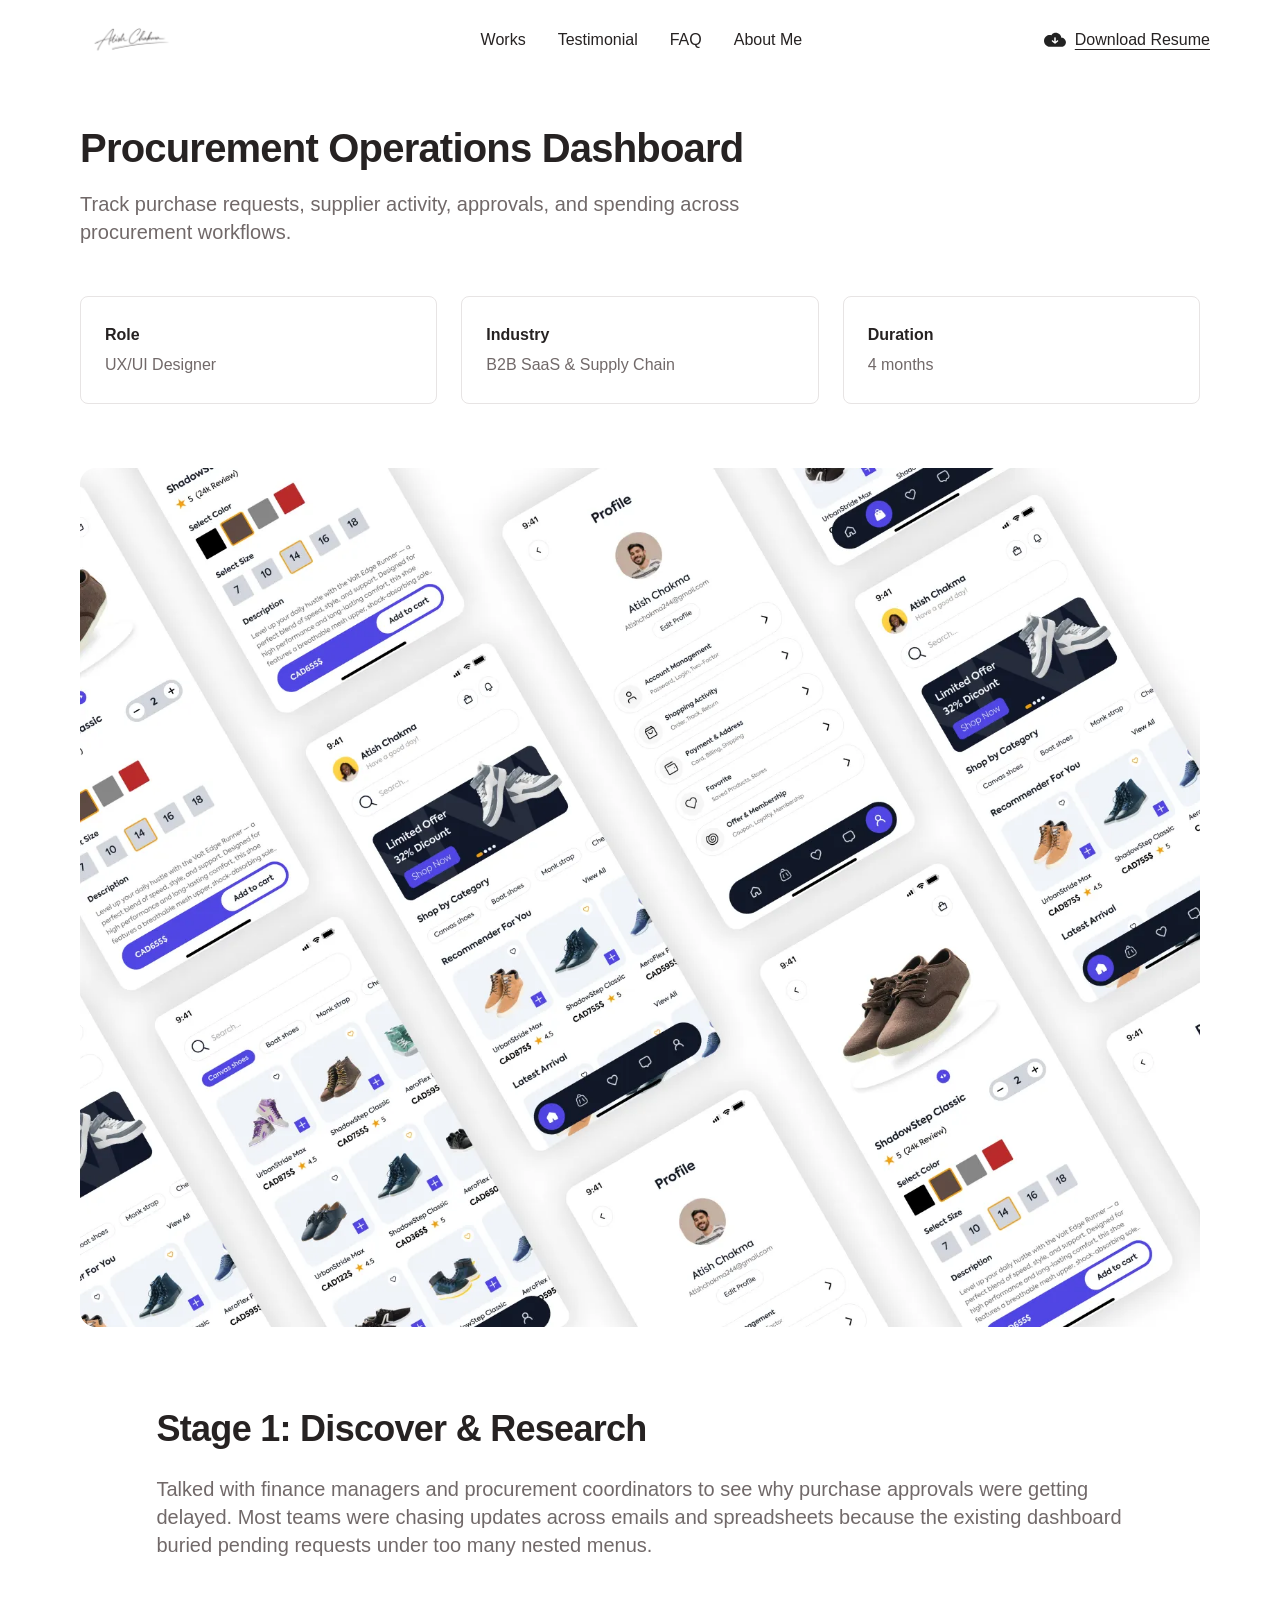
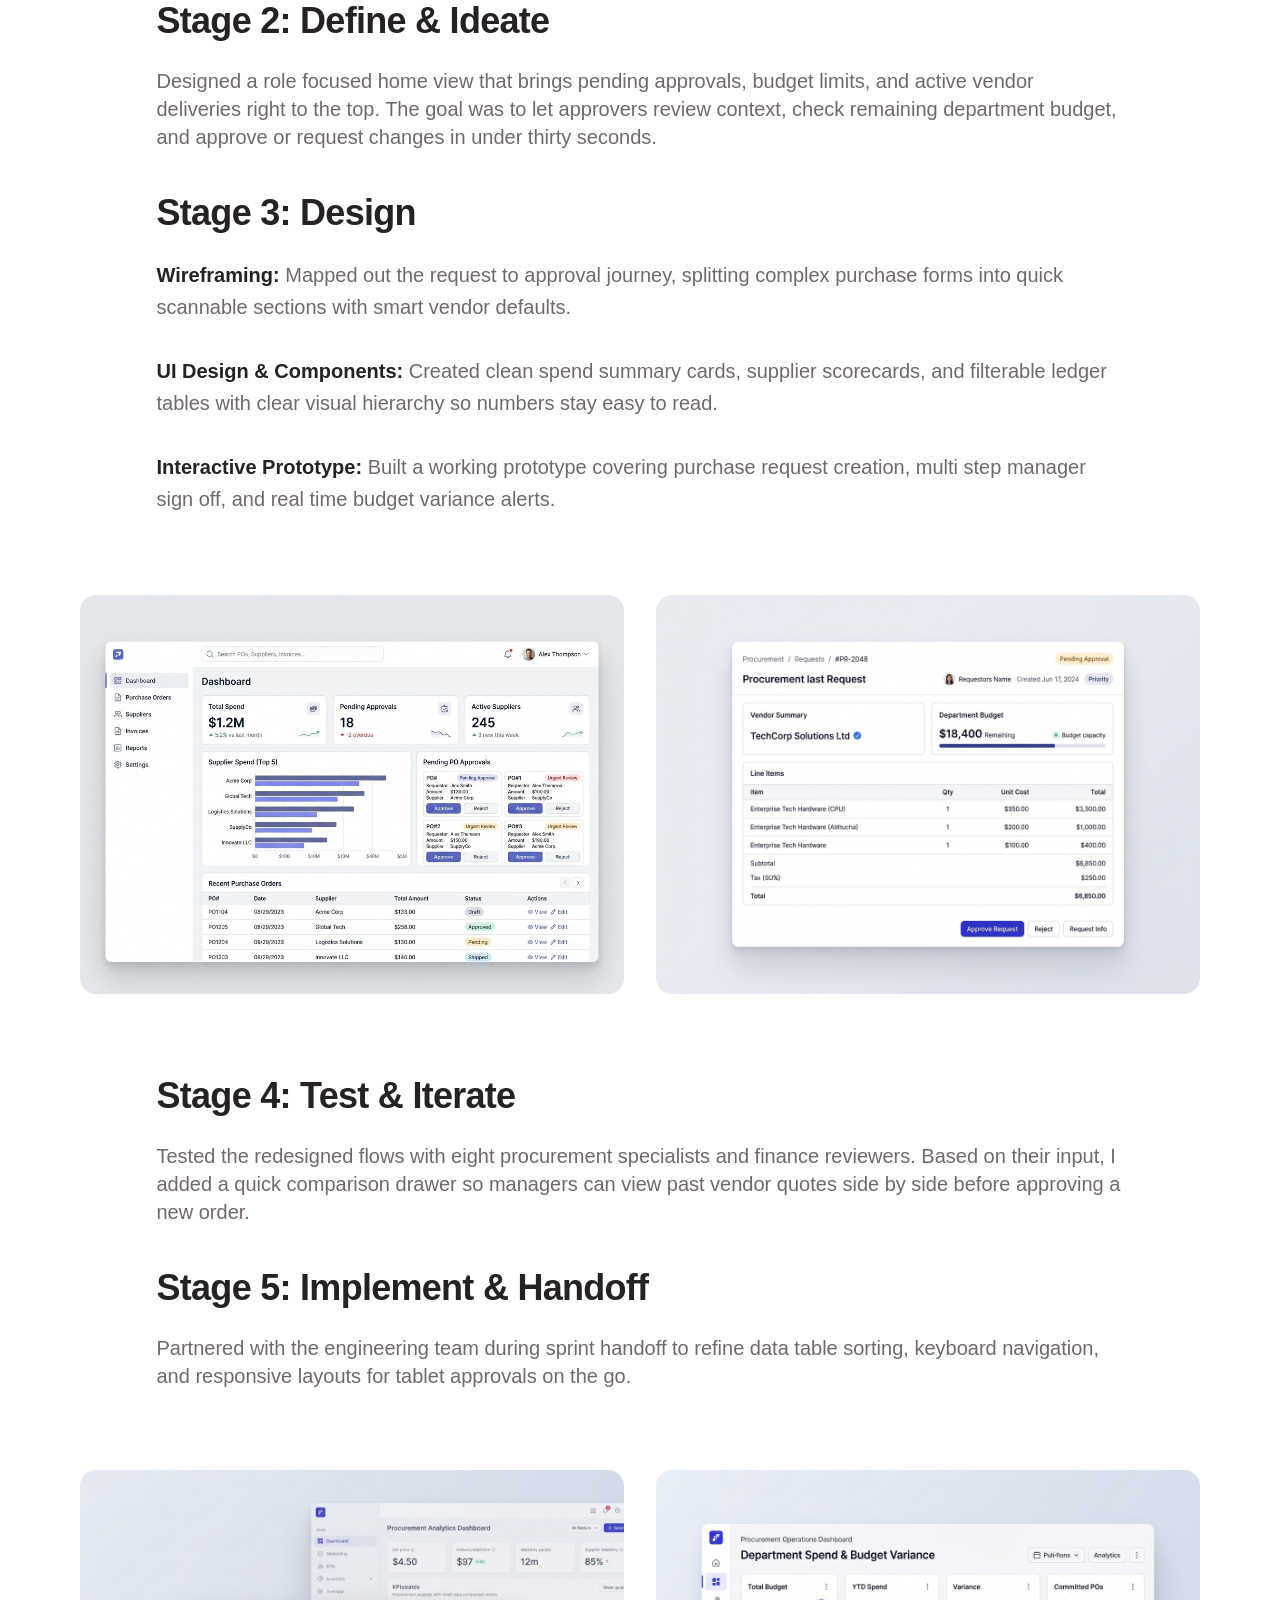
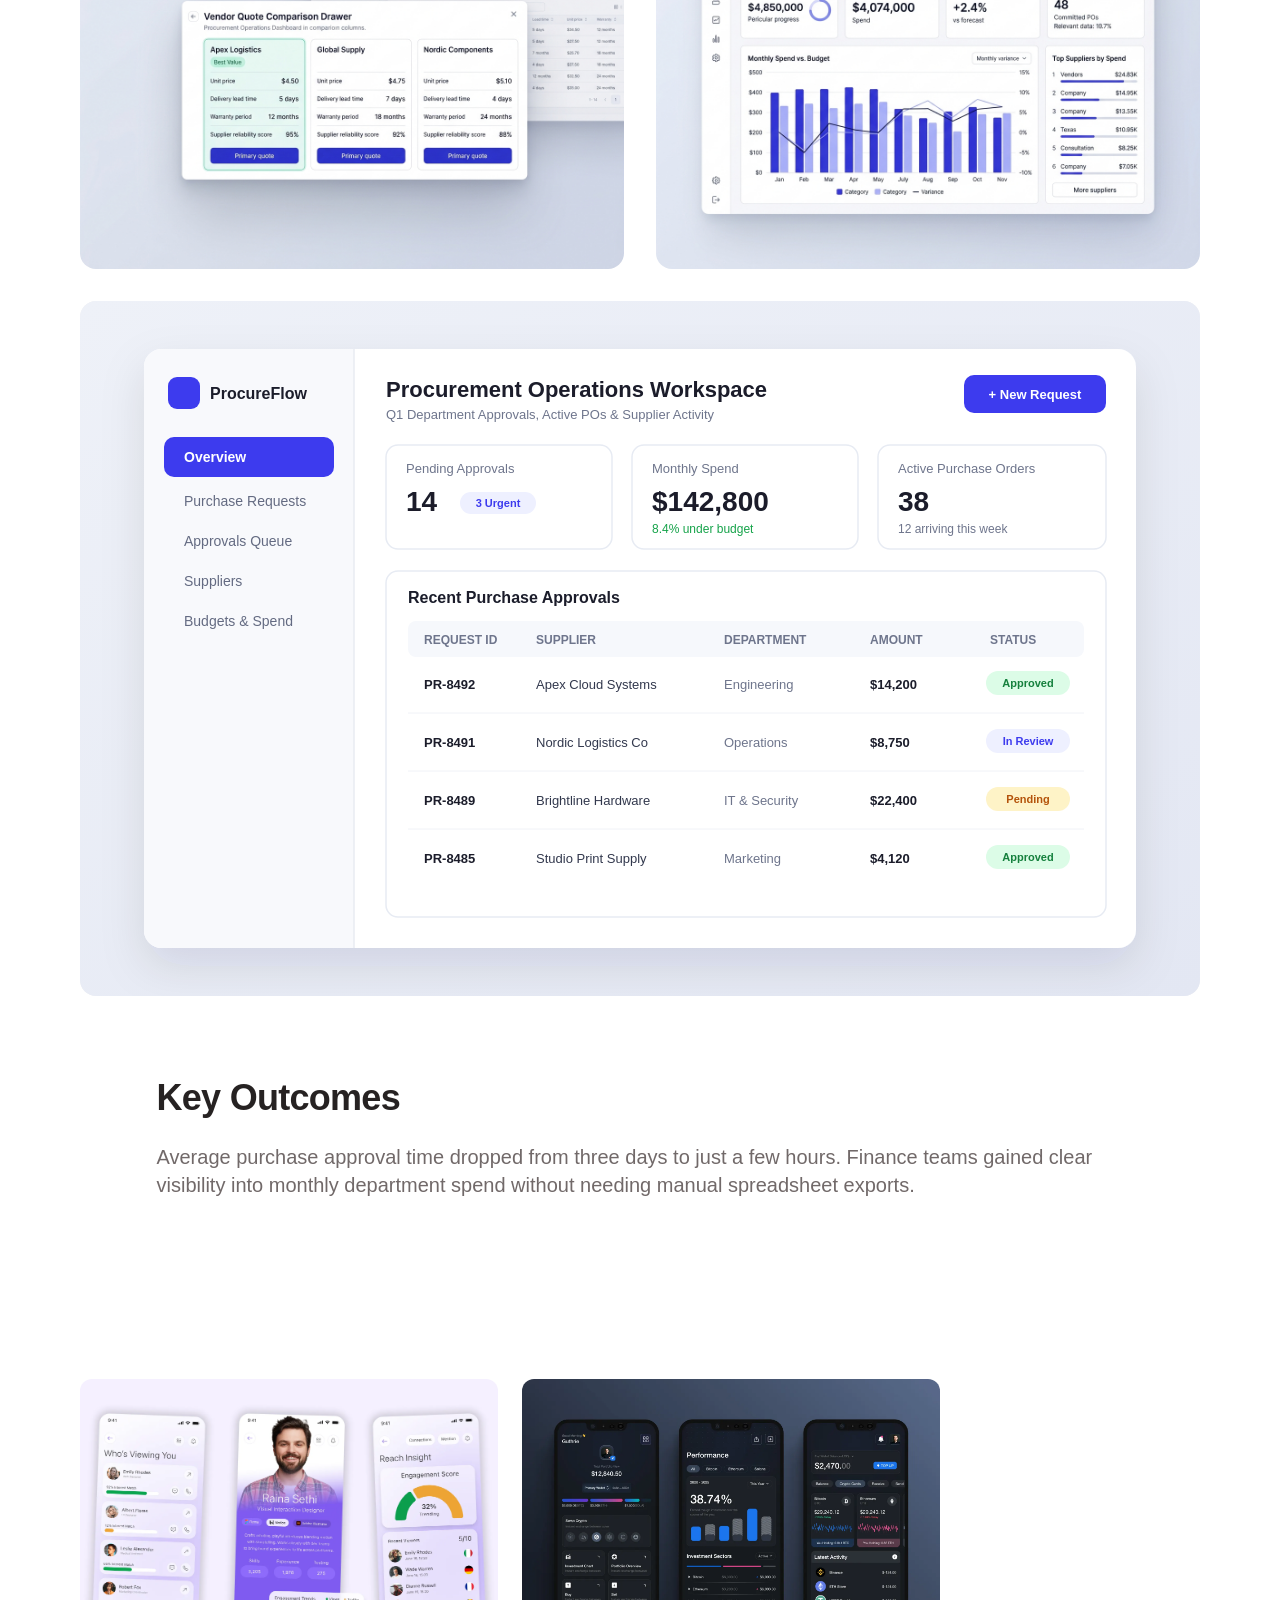
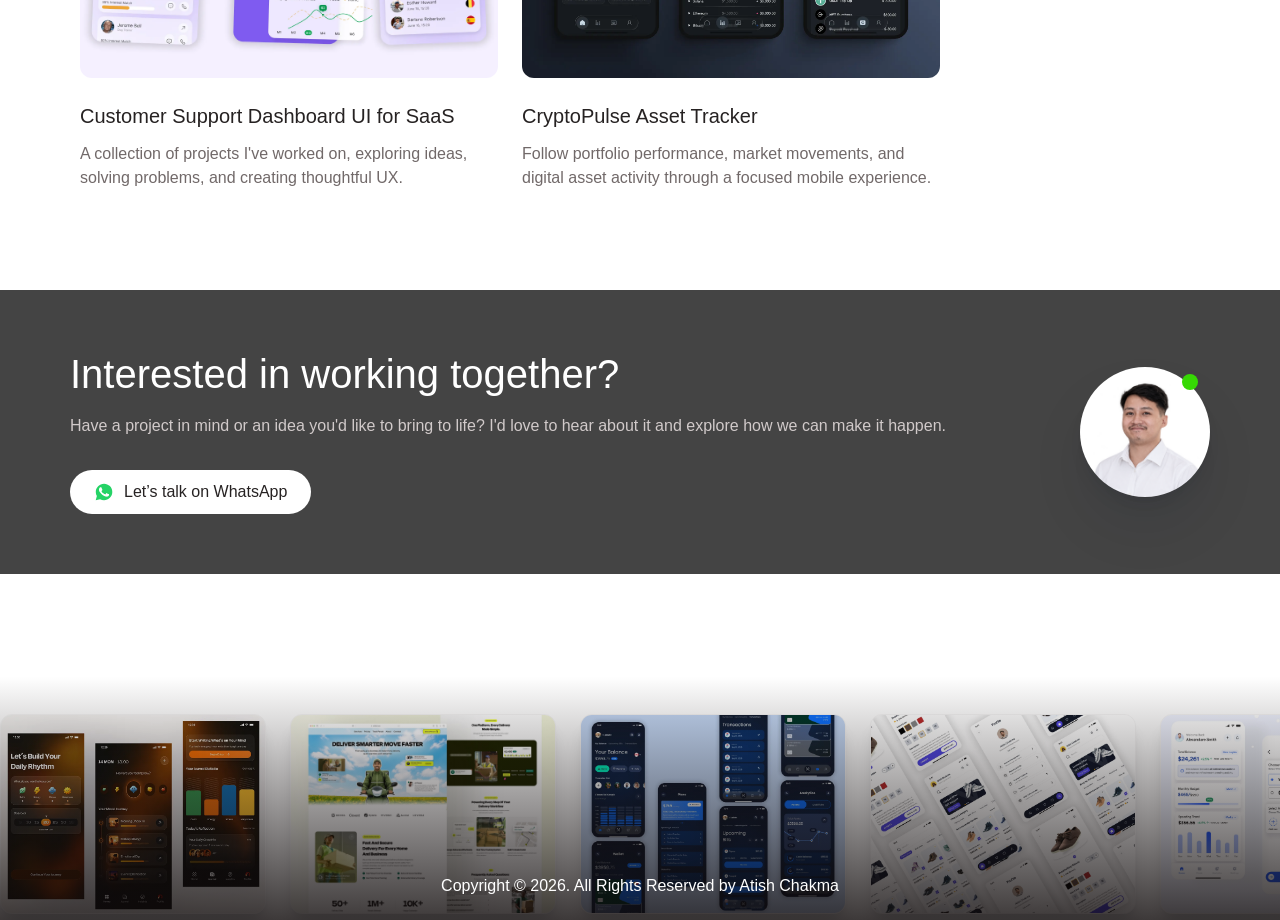
<file: project-2.html>
<!DOCTYPE html>
<html lang="en">
<head>
  <meta charset="UTF-8" />
  <meta name="viewport" content="width=device-width, initial-scale=1.0" />
  <title>Procurement Operations Dashboard — UX/UI Case Study | Atish Chakma</title>
  <!-- SEO & Structured Data -->
  <meta name="description" content="UX/UI case study by Atish Chakma for Procurement Operations Dashboard: faster purchase approvals, vendor quote comparison, and department spend tracking." />
  <meta name="author" content="Atish Chakma" />
  <meta name="robots" content="index, follow" />
  <link rel="canonical" href="https://atish.work/procurement-operations-dashboard" />
  <meta property="og:type" content="article" />
  <meta property="og:site_name" content="Atish Chakma — UX Engineer" />
  <meta property="og:title" content="Procurement Operations Dashboard — UX/UI Case Study | Atish Chakma" />
  <meta property="og:description" content="UX/UI case study by Atish Chakma for Procurement Operations Dashboard: faster purchase approvals, vendor quote comparison, and department spend tracking." />
  <meta property="og:url" content="https://atish.work/procurement-operations-dashboard" />
  <meta property="og:image" content="https://atish.work/assets/mockup-4.png" />
  <meta property="og:image:alt" content="Procurement Operations Dashboard by Atish Chakma" />
  <meta name="twitter:card" content="summary_large_image" />
  <meta name="twitter:title" content="Procurement Operations Dashboard — UX/UI Case Study | Atish Chakma" />
  <meta name="twitter:description" content="UX/UI case study by Atish Chakma for Procurement Operations Dashboard: faster purchase approvals, vendor quote comparison, and department spend tracking." />
  <meta name="twitter:image" content="https://atish.work/assets/mockup-4.png" />
  <script type="application/ld+json">
{
  "@context": "https://schema.org",
  "@type": "CreativeWork",
  "name": "Procurement Operations Dashboard",
  "headline": "Procurement Operations Dashboard — UX/UI Case Study",
  "description": "Track purchase requests, supplier activity, approvals, and spending across procurement workflows.",
  "url": "https://atish.work/procurement-operations-dashboard",
  "image": "https://atish.work/assets/mockup-4.png",
  "author": {
    "@type": "Person",
    "@id": "https://atish.work/#person",
    "name": "Atish Chakma",
    "jobTitle": "UX Engineer",
    "url": "https://atish.work/",
    "image": "https://atish.work/assets/profile-photo.png",
    "description": "UX Engineer focused on bridging the gap between design and development to create intuitive, functional, and user friendly digital experiences.",
    "sameAs": [
      "https://dribbble.com/AtishUX",
      "https://www.linkedin.com/in/uxatish/",
      "https://www.facebook.com/uxatish",
      "https://www.fiverr.com/s/P4wNdgx"
    ]
  }
}
  </script>
  <!-- /SEO & Structured Data -->
  <link rel="icon" type="image/svg+xml" href="assets/favicon.svg" />
  <link rel="apple-touch-icon" href="assets/profile-photo.png" />
  <link rel="stylesheet" href="style.css" />
</head>
<body class="project-details-body page-ready">
  <div class="page-wrapper" id="mainPage">
    <!-- Sticky Navbar (#41:2270) -->
    <header class="scrolled-navbar is-visible" id="scrolledNavbar" aria-label="Primary Navigation">
      <div class="container scrolled-nav-inner">
        <div class="nav-left-spacer">
          <a href="index.html" class="nav-brand-avatar" aria-label="Back to Home">
            <img src="assets/nav-signature.svg" alt="Atish Chakma" height="38" />
          </a>
        </div>

        <nav class="scrolled-nav-links">
          <a href="index.html#works">Works</a>
          <a href="index.html#testimonial">Testimonial</a>
          <a href="index.html#faq">FAQ</a>
          <a href="about.html">About Me</a>
        </nav>

        <a href="#resume" class="resume-link">
          <img src="assets/icon-download.svg" alt="" width="24" height="24" />
          <span>Download Resume</span>
        </a>

        <button type="button" class="mobile-menu-btn mobile-menu-btn-scrolled" aria-label="Toggle Menu" aria-expanded="false">
          <span></span>
          <span></span>
          <span></span>
        </button>
      </div>
    </header>

    <!-- Mobile Navigation Drawer -->
    <div class="mobile-drawer" id="mobileDrawer">
      <a href="index.html#works" class="mobile-nav-item">Works</a>
      <a href="index.html#testimonial" class="mobile-nav-item">Testimonial</a>
      <a href="index.html#faq" class="mobile-nav-item">FAQ</a>
      <a href="about.html" class="mobile-nav-item">About Me</a>
      <a href="#resume" class="resume-link mobile-resume">
        <img src="assets/icon-download.svg" alt="" width="24" height="24" />
        <span>Download Resume</span>
      </a>
    </div>

    <!-- ==================================================================
         PROJECT DETAILS CONTENT (#19:1259)
         ================================================================== -->
    <main class="project-details-main">
      <div class="project-details-container">
        <section class="project-hero">
          <div class="project-hero-text fade-in-item" style="--delay: 0.04s">
            <h1 class="project-detail-title">Procurement Operations Dashboard</h1>
            <p class="project-detail-subtitle">Track purchase requests, supplier activity, approvals, and spending across procurement workflows.</p>
          </div>

          <div class="meta-cards-grid fade-in-item" style="--delay: 0.1s">
            <div class="meta-card">
              <span class="meta-label">Role</span>
              <span class="meta-value">UX/UI Designer</span>
            </div>
            <div class="meta-card">
              <span class="meta-label">Industry</span>
              <span class="meta-value">B2B SaaS &amp; Supply Chain</span>
            </div>
            <div class="meta-card">
              <span class="meta-label">Duration</span>
              <span class="meta-value">4 months</span>
            </div>
          </div>
        </section>

        <div class="project-showcase-hero fade-in-item" style="--delay: 0.14s">
          <img src="assets/mockup-4.png" alt="Procurement Operations Dashboard Overview" />
        </div>

        <section class="stage-stack">
          <div class="stage-block fade-in-item">
            <h2 class="stage-heading">Stage 1: Discover &amp; Research</h2>
            <p class="stage-body">Talked with finance managers and procurement coordinators to see why purchase approvals were getting delayed. Most teams were chasing updates across emails and spreadsheets because the existing dashboard buried pending requests under too many nested menus.</p>
          </div>

          <div class="stage-block fade-in-item">
            <h2 class="stage-heading">Stage 2: Define &amp; Ideate</h2>
            <p class="stage-body">Designed a role focused home view that brings pending approvals, budget limits, and active vendor deliveries right to the top. The goal was to let approvers review context, check remaining department budget, and approve or request changes in under thirty seconds.</p>
          </div>

          <div class="stage-block fade-in-item">
            <h2 class="stage-heading">Stage 3: Design</h2>
            <div class="stage-bullets">
              <p class="stage-bullet-item"><strong>Wireframing:</strong> Mapped out the request to approval journey, splitting complex purchase forms into quick scannable sections with smart vendor defaults.</p>
              <p class="stage-bullet-item"><strong>UI Design &amp; Components:</strong> Created clean spend summary cards, supplier scorecards, and filterable ledger tables with clear visual hierarchy so numbers stay easy to read.</p>
              <p class="stage-bullet-item"><strong>Interactive Prototype:</strong> Built a working prototype covering purchase request creation, multi step manager sign off, and real time budget variance alerts.</p>
            </div>
          </div>
        </section>

        <div class="project-mockup-grid-2 fade-in-item">
          <div class="project-mockup-tile">
            <img src="assets/detail-procurement-1.png" alt="Procurement Operations Dashboard Screen 1" />
          </div>
          <div class="project-mockup-tile">
            <img src="assets/detail-procurement-2.png" alt="Procurement Operations Dashboard Screen 2" />
          </div>
        </div>

        <section class="stage-stack">
          <div class="stage-block fade-in-item">
            <h2 class="stage-heading">Stage 4: Test &amp; Iterate</h2>
            <p class="stage-body">Tested the redesigned flows with eight procurement specialists and finance reviewers. Based on their input, I added a quick comparison drawer so managers can view past vendor quotes side by side before approving a new order.</p>
          </div>

          <div class="stage-block fade-in-item">
            <h2 class="stage-heading">Stage 5: Implement &amp; Handoff</h2>
            <p class="stage-body">Partnered with the engineering team during sprint handoff to refine data table sorting, keyboard navigation, and responsive layouts for tablet approvals on the go.</p>
          </div>
        </section>

        <div class="project-mockup-grid-2 fade-in-item">
          <div class="project-mockup-tile">
            <img src="assets/detail-procurement-3.png" alt="Procurement Operations Dashboard Screen 3" />
          </div>
          <div class="project-mockup-tile">
            <img src="assets/detail-procurement-4.png" alt="Procurement Operations Dashboard Screen 4" />
          </div>
        </div>

        <div class="project-showcase-full fade-in-item">
          <img src="assets/detail-procurement-5.svg" alt="Procurement Operations Dashboard Final Interface" />
        </div>

        <section class="stage-stack stage-stack-outcomes">
          <div class="stage-block fade-in-item">
            <h2 class="stage-heading">Key Outcomes</h2>
            <p class="stage-body">Average purchase approval time dropped from three days to just a few hours. Finance teams gained clear visibility into monthly department spend without needing manual spreadsheet exports.</p>
          </div>
        </section>

        <!-- Other Projects (Exactly 2 Cards) -->
        <section class="other-projects-section">
          <h2 class="other-projects-heading fade-in-item">Other Projects</h2>
          <div class="other-projects-grid">
            <a href="project-3.html" class="project-card fade-in-item" style="--delay: 0.05s">
              <div class="project-thumb-wrap">
                <img src="assets/project-3-5d01a6.png" alt="Customer Support Dashboard UI for SaaS" class="project-thumb" />
                <div class="project-hover-pill">
                  <span>View Project</span>
                  <span class="view-arrow">→</span>
                </div>
              </div>
              <div class="project-info">
                <h3 class="project-title">Customer Support Dashboard UI for SaaS</h3>
                <p class="project-desc">A collection of projects I&#x27;ve worked on, exploring ideas, solving problems, and creating thoughtful UX.</p>
              </div>
            </a>
            <a href="project-4.html" class="project-card fade-in-item" style="--delay: 0.1s">
              <div class="project-thumb-wrap">
                <img src="assets/project-4.png" alt="CryptoPulse Asset Tracker" class="project-thumb" />
                <div class="project-hover-pill">
                  <span>View Project</span>
                  <span class="view-arrow">→</span>
                </div>
              </div>
              <div class="project-info">
                <h3 class="project-title">CryptoPulse Asset Tracker</h3>
                <p class="project-desc">Follow portfolio performance, market movements, and digital asset activity through a focused mobile experience.</p>
              </div>
            </a>
          </div>
        </section>
      </div>
    </main>

    <!-- ==================================================================
         CTA BANNER & FOOTER MARQUEE (Identical to index.html)
         ================================================================== -->
    <footer class="site-footer" id="contact">
      <div class="cta-banner">
        <div class="container cta-inner fade-in-item">
          <div class="cta-text-col">
            <h2 class="cta-title">Interested in working together?</h2>
            <p class="cta-desc">
              Have a project in mind or an idea you'd like to bring to life? I'd love to hear about it and explore how we can make it happen.
            </p>
            <a href="https://wa.me/8801575835243" target="_blank" rel="noopener noreferrer" class="btn-lets-talk">
              <svg width="20" height="20" viewBox="0 0 24 24" fill="none" aria-hidden="true">
                <path d="M12.04 2C6.58 2 2.13 6.45 2.13 11.91C2.13 13.66 2.59 15.36 3.45 16.86L2.05 22L7.3 20.62C8.75 21.41 10.38 21.83 12.04 21.83C17.5 21.83 21.95 17.38 21.95 11.92C21.95 9.27 20.92 6.78 19.05 4.91C17.18 3.03 14.69 2 12.04 2Z" fill="#25D366"/>
                <path d="M17.47 14.38C17.17 14.23 15.71 13.51 15.44 13.41C15.17 13.31 14.97 13.26 14.77 13.56C14.57 13.86 14 14.53 13.83 14.73C13.66 14.93 13.48 14.95 13.19 14.8C12.89 14.65 11.93 14.34 10.79 13.32C9.9 12.53 9.3 11.55 9.13 11.25C8.96 10.95 9.11 10.79 9.26 10.64C9.39 10.51 9.56 10.29 9.71 10.12C9.86 9.95 9.91 9.82 10.01 9.62C10.11 9.42 10.06 9.25 9.98 9.1C9.91 8.95 9.31 7.49 9.06 6.89C8.82 6.31 8.57 6.39 8.39 6.38L7.82 6.37C7.62 6.37 7.3 6.44 7.03 6.74C6.76 7.04 5.99 7.76 5.99 9.22C5.99 10.68 7.05 12.09 7.2 12.29C7.35 12.49 9.29 15.48 12.26 16.76C12.97 17.07 13.52 17.25 13.95 17.39C14.66 17.61 15.3 17.58 15.81 17.5C16.38 17.42 17.57 16.78 17.81 16.09C18.06 15.4 18.06 14.81 17.98 14.68C17.91 14.56 17.71 14.48 17.47 14.38Z" fill="#FFFFFF"/>
              </svg>
              <span>Let’s talk on WhatsApp</span>
            </a>
          </div>

          <div class="cta-avatar-wrap">
            <img src="assets/profile-photo.png" alt="Atish Chakma" class="cta-avatar" width="130" height="130" />
            <span class="online-dot" title="Available for projects"></span>
          </div>
        </div>
      </div>

      <div class="footer-showcase-wrap">
        <div class="footer-marquee-track">
          <div class="mockup-card"><img src="assets/mockup-1-6710bb.png" alt="" /></div>
          <div class="mockup-card"><img src="assets/mockup-2.png" alt="" /></div>
          <div class="mockup-card"><img src="assets/mockup-3.png" alt="" /></div>
          <div class="mockup-card"><img src="assets/mockup-4.png" alt="" /></div>
          <div class="mockup-card"><img src="assets/mockup-5-61ff1e.png" alt="" /></div>
          <div class="mockup-card"><img src="assets/mockup-6.png" alt="" /></div>
          <div class="mockup-card bg-lavender"><img src="assets/mockup-7-4a2d52.png" alt="" /></div>
          <div class="mockup-card bg-slate"><img src="assets/mockup-8-159c0c.png" alt="" /></div>
          <div class="mockup-card" aria-hidden="true"><img src="assets/mockup-1-6710bb.png" alt="" /></div>
          <div class="mockup-card" aria-hidden="true"><img src="assets/mockup-2.png" alt="" /></div>
          <div class="mockup-card" aria-hidden="true"><img src="assets/mockup-3.png" alt="" /></div>
          <div class="mockup-card" aria-hidden="true"><img src="assets/mockup-4.png" alt="" /></div>
          <div class="mockup-card" aria-hidden="true"><img src="assets/mockup-5-61ff1e.png" alt="" /></div>
          <div class="mockup-card" aria-hidden="true"><img src="assets/mockup-6.png" alt="" /></div>
          <div class="mockup-card bg-lavender" aria-hidden="true"><img src="assets/mockup-7-4a2d52.png" alt="" /></div>
          <div class="mockup-card bg-slate" aria-hidden="true"><img src="assets/mockup-8-159c0c.png" alt="" /></div>
        </div>

        <div class="footer-gradient-overlay">
          <p class="copyright-text">Copyright © 2026. All Rights Reserved by Atish Chakma</p>
        </div>
      </div>
    </footer>
  </div>

  <script>
    (function () {

      const isHttp = window.location.protocol === 'http:' || window.location.protocol === 'https:';
      if (isHttp && window.location.pathname !== '/procurement-operations-dashboard') {
        try {
          history.replaceState(null, '', '/procurement-operations-dashboard');
        } catch (e) {}
      }

      document.querySelectorAll('a[href^="index.html#"]').forEach((link) => {
        link.addEventListener('click', (e) => {
          const href = link.getAttribute('href') || '';
          const hashIdx = href.indexOf('#');
          if (hashIdx !== -1) {
            e.preventDefault();
            const hash = href.slice(hashIdx);
            try {
              sessionStorage.setItem('skipIntro', '1');
              sessionStorage.setItem('scrollToSection', hash);
            } catch (err) {}
            window.location.href = isHttp ? '/' : 'index.html';
          }
        });
      });

      if (isHttp) {
        document.querySelectorAll('.nav-brand-avatar').forEach((el) => {
          el.setAttribute('href', '/');
        });
      }
      const scrolledNavbar = document.getElementById('scrolledNavbar');
      let idleTimer = null;
      let isHoveringNav = false;
      let isCursorAtTop = false;

      function scheduleNavHide() {
        clearTimeout(idleTimer);
        if (!window.matchMedia('(min-width: 1025px)').matches) return;
        if (window.scrollY >= 90 && !isHoveringNav && !isCursorAtTop) {
          idleTimer = setTimeout(() => {
            if (window.scrollY >= 90 && !isHoveringNav && !isCursorAtTop) {
              scrolledNavbar.classList.add('is-idle-hidden');
            }
          }, 1000);
        }
      }

      function updateNavbarState() {
        const y = window.scrollY;
        clearTimeout(idleTimer);

        if (y < 90) {
          scrolledNavbar.classList.add('is-visible');
          scrolledNavbar.classList.remove('is-idle-hidden');
        } else {
          scrolledNavbar.classList.add('is-visible');
          scrolledNavbar.classList.remove('is-idle-hidden');
          scheduleNavHide();
        }
      }

      window.addEventListener('scroll', updateNavbarState, { passive: true });
      window.addEventListener('mousemove', (e) => {
        if (!window.matchMedia('(min-width: 1025px)').matches) return;
        if (window.scrollY < 90) return;
        if (e.clientY <= 90) {
          isCursorAtTop = true;
          clearTimeout(idleTimer);
          scrolledNavbar.classList.add('is-visible');
          scrolledNavbar.classList.remove('is-idle-hidden');
        } else if (isCursorAtTop) {
          isCursorAtTop = false;
          if (!isHoveringNav) {
            clearTimeout(idleTimer);
            scrolledNavbar.classList.add('is-idle-hidden');
          }
        }
      }, { passive: true });

      if (scrolledNavbar) {
        scrolledNavbar.addEventListener('mouseenter', () => {
          isHoveringNav = true;
          clearTimeout(idleTimer);
        });
        scrolledNavbar.addEventListener('mouseleave', (e) => {
          isHoveringNav = false;
          if (window.scrollY >= 90 && e.clientY > 90) {
            isCursorAtTop = false;
            clearTimeout(idleTimer);
            scrolledNavbar.classList.add('is-idle-hidden');
          }
        });
      }

      const mobileBtns = document.querySelectorAll('.mobile-menu-btn');
      const mobileDrawer = document.getElementById('mobileDrawer');
      const mobileLinks = document.querySelectorAll('.mobile-nav-item');

      function closeMobileDrawer() {
        if (!mobileDrawer) return;
        mobileDrawer.classList.remove('open');
        mobileBtns.forEach((b) => {
          b.classList.remove('open');
          b.setAttribute('aria-expanded', 'false');
        });
      }

      mobileBtns.forEach((btn) => {
        btn.addEventListener('click', () => {
          const isOpen = mobileDrawer.classList.toggle('open');
          mobileBtns.forEach((b) => {
            b.classList.toggle('open', isOpen);
            b.setAttribute('aria-expanded', String(isOpen));
          });
        });
      });

      mobileLinks.forEach((link) => {
        link.addEventListener('click', closeMobileDrawer);
      });

      document.addEventListener('click', (e) => {
        if (!mobileDrawer || !mobileDrawer.classList.contains('open')) return;
        const clickedInsideDrawer = mobileDrawer.contains(e.target);
        const clickedBurger = Array.from(mobileBtns).some((b) => b.contains(e.target));
        if (!clickedInsideDrawer && !clickedBurger) {
          closeMobileDrawer();
        }
      });

      document.querySelectorAll('.nav-no-scroll').forEach((el) => {
        el.addEventListener('click', (e) => e.preventDefault());
      });

      document.querySelectorAll('.nav-brand-avatar').forEach((el) => {
        el.addEventListener('click', () => {
          try {
            sessionStorage.setItem('skipIntro', '1');
            sessionStorage.setItem('returnScrollY', '0');
          } catch (e) {}
        });
      });

      const isDesktop = window.matchMedia('(min-width: 1025px)').matches;
      const fadeItems = document.querySelectorAll('main .fade-in-item, footer .fade-in-item');

      if (isDesktop) {
        const fadeObserver = new IntersectionObserver(
          (entries) => {
            entries.forEach((entry) => {
              if (entry.isIntersecting) {
                entry.target.classList.add('is-visible');
                fadeObserver.unobserve(entry.target);
              }
            });
          },
          { threshold: 0.1, rootMargin: '0px 0px -30px 0px' }
        );
        fadeItems.forEach((el) => fadeObserver.observe(el));
      } else {
        fadeItems.forEach((el) => el.classList.add('is-visible'));
      }
    })();
  </script>
</body>
</html>
</file>
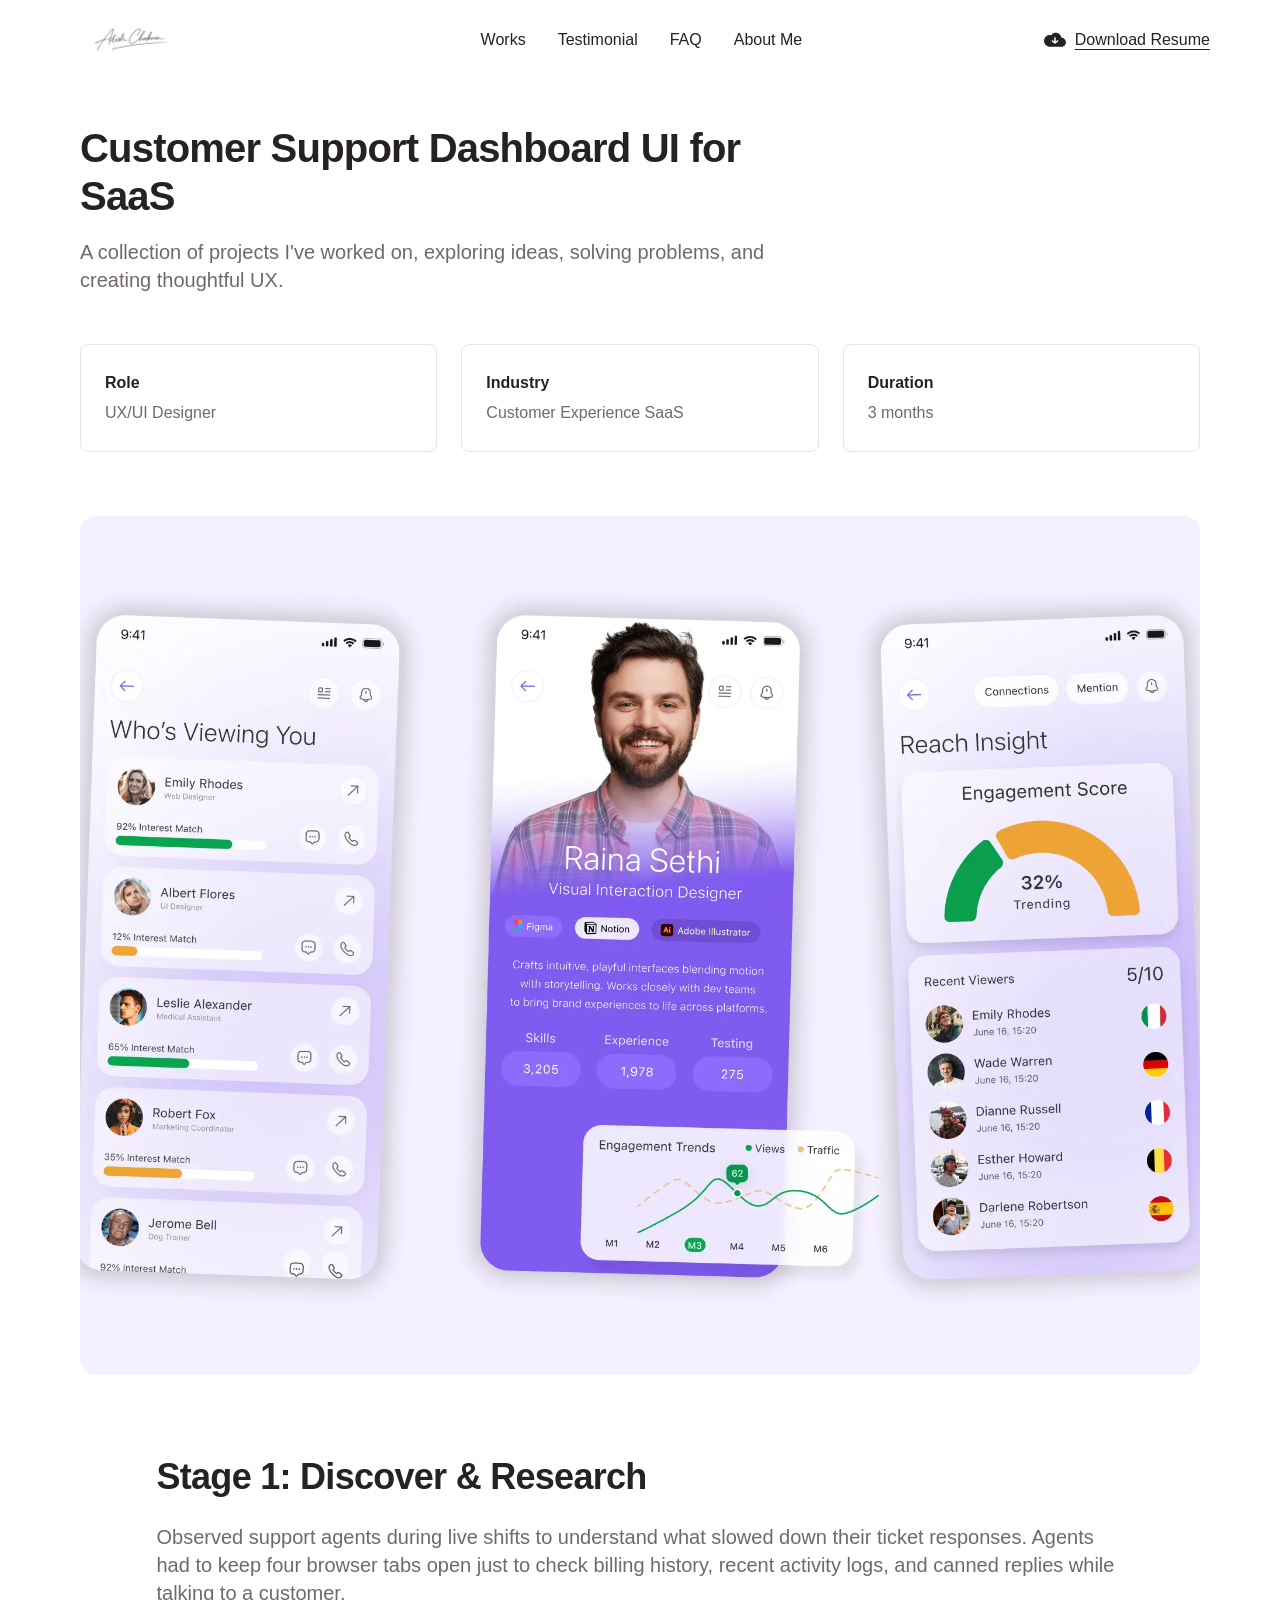
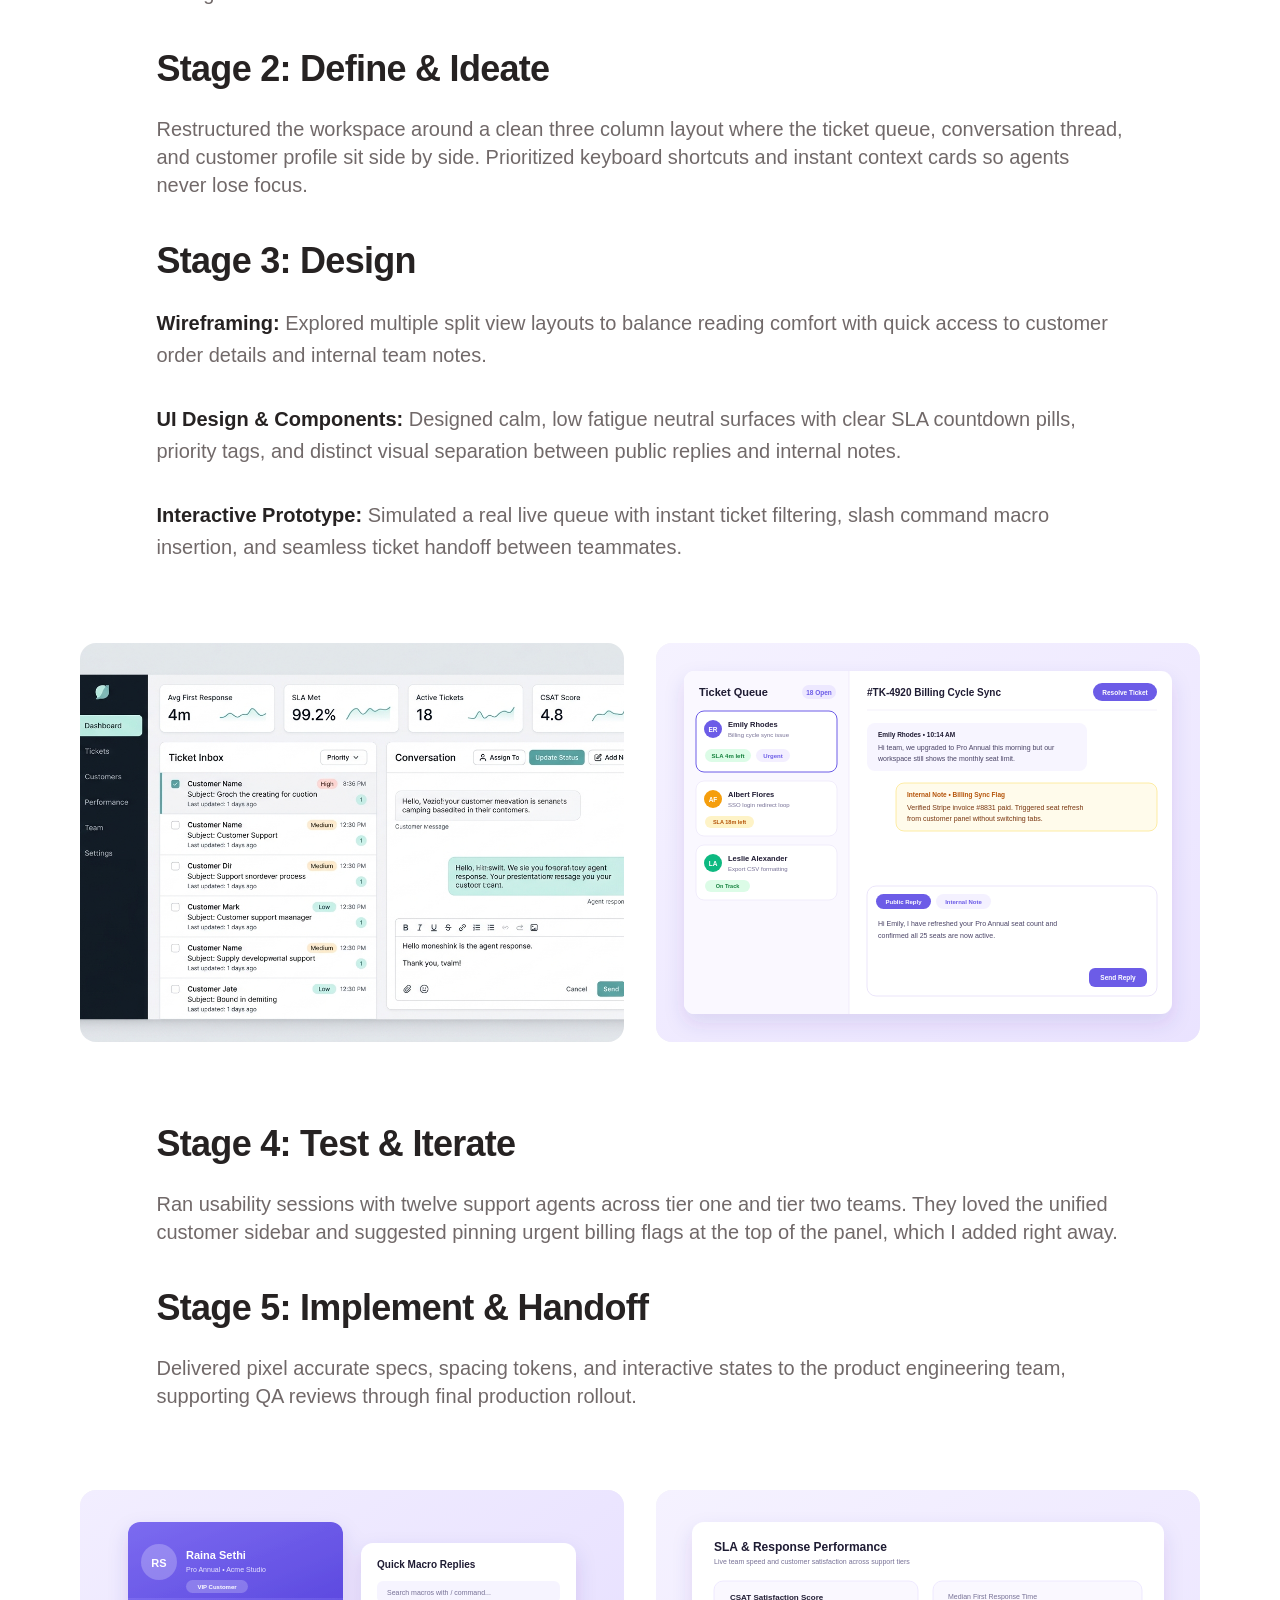
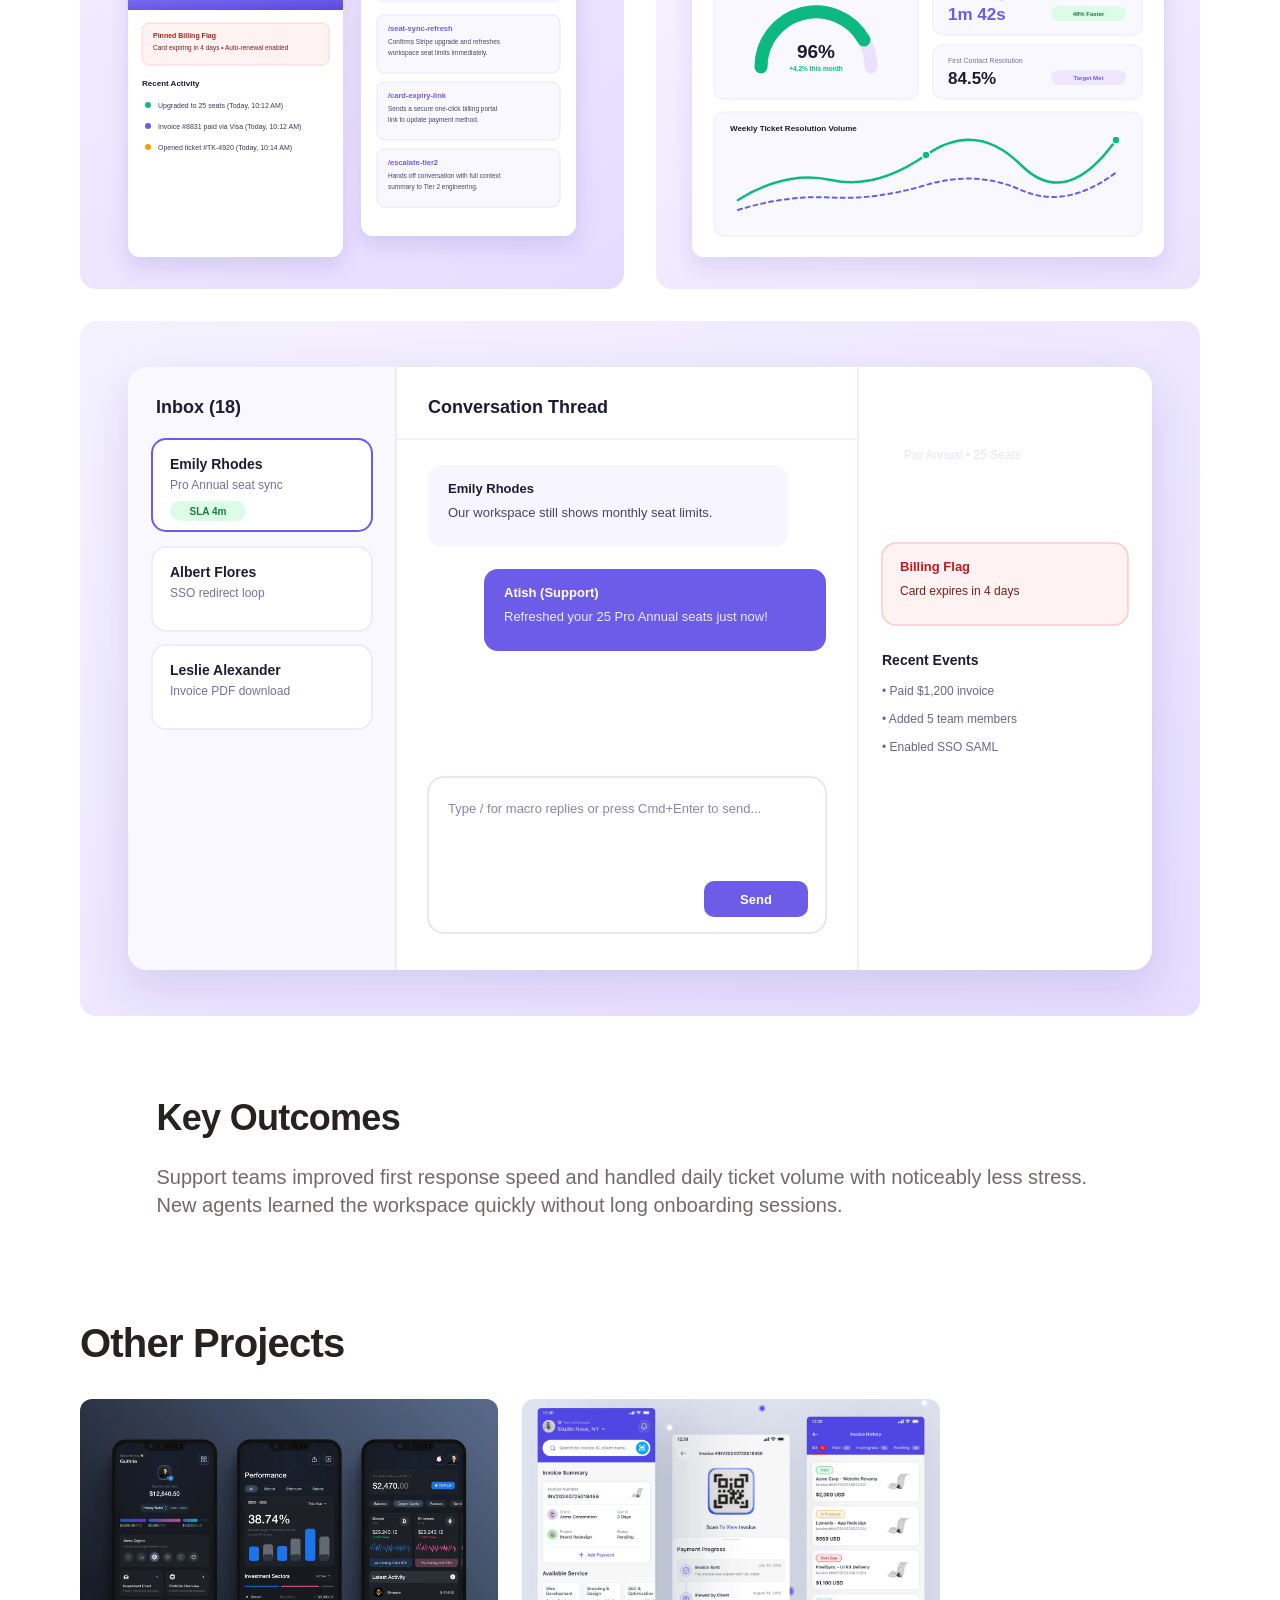
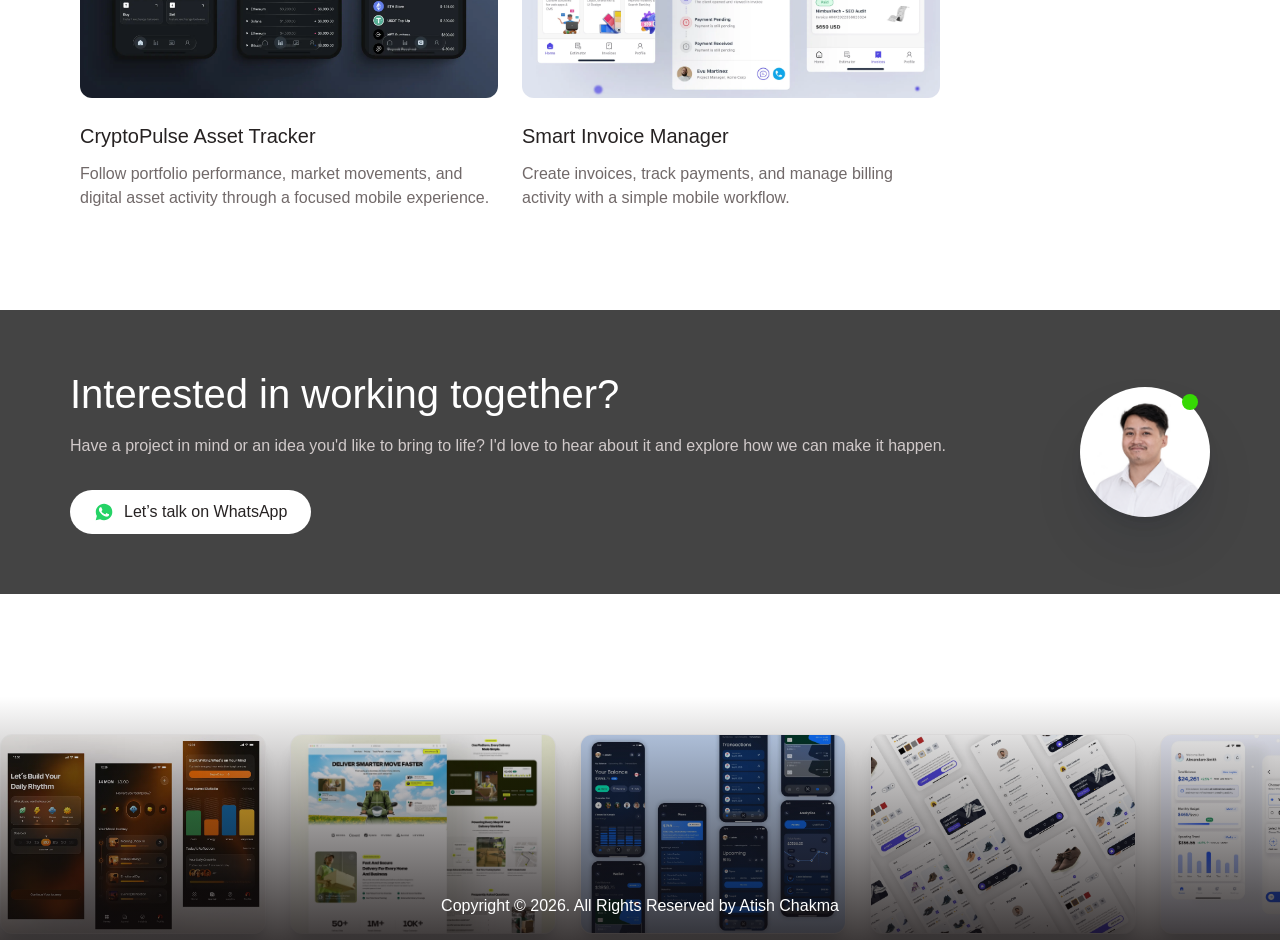
<file: project-3.html>
<!DOCTYPE html>
<html lang="en">
<head>
  <meta charset="UTF-8" />
  <meta name="viewport" content="width=device-width, initial-scale=1.0" />
  <title>Customer Support Dashboard UI for SaaS — Case Study | Atish Chakma</title>
  <!-- SEO & Structured Data -->
  <meta name="description" content="UX/UI case study by Atish Chakma for a SaaS Customer Support Dashboard featuring a three-column ticket workspace, SLA badges, and unified customer context." />
  <meta name="author" content="Atish Chakma" />
  <meta name="robots" content="index, follow" />
  <link rel="canonical" href="https://atish.work/customer-support-dashboard-ui-for-saas" />
  <meta property="og:type" content="article" />
  <meta property="og:site_name" content="Atish Chakma — UX Engineer" />
  <meta property="og:title" content="Customer Support Dashboard UI for SaaS — Case Study | Atish Chakma" />
  <meta property="og:description" content="UX/UI case study by Atish Chakma for a SaaS Customer Support Dashboard featuring a three-column ticket workspace, SLA badges, and unified customer context." />
  <meta property="og:url" content="https://atish.work/customer-support-dashboard-ui-for-saas" />
  <meta property="og:image" content="https://atish.work/assets/project-3-5d01a6.png" />
  <meta property="og:image:alt" content="Customer Support Dashboard UI for SaaS by Atish Chakma" />
  <meta name="twitter:card" content="summary_large_image" />
  <meta name="twitter:title" content="Customer Support Dashboard UI for SaaS — Case Study | Atish Chakma" />
  <meta name="twitter:description" content="UX/UI case study by Atish Chakma for a SaaS Customer Support Dashboard featuring a three-column ticket workspace, SLA badges, and unified customer context." />
  <meta name="twitter:image" content="https://atish.work/assets/project-3-5d01a6.png" />
  <script type="application/ld+json">
{
  "@context": "https://schema.org",
  "@type": "CreativeWork",
  "name": "Customer Support Dashboard UI for SaaS",
  "headline": "Customer Support Dashboard UI for SaaS — UX/UI Case Study",
  "description": "Three-column SaaS customer support workspace designed for faster ticket resolution and clear SLA tracking.",
  "url": "https://atish.work/customer-support-dashboard-ui-for-saas",
  "image": "https://atish.work/assets/project-3-5d01a6.png",
  "author": {
    "@type": "Person",
    "@id": "https://atish.work/#person",
    "name": "Atish Chakma",
    "jobTitle": "UX Engineer",
    "url": "https://atish.work/",
    "image": "https://atish.work/assets/profile-photo.png",
    "description": "UX Engineer focused on bridging the gap between design and development to create intuitive, functional, and user friendly digital experiences.",
    "sameAs": [
      "https://dribbble.com/AtishUX",
      "https://www.linkedin.com/in/uxatish/",
      "https://www.facebook.com/uxatish",
      "https://www.fiverr.com/s/P4wNdgx"
    ]
  }
}
  </script>
  <!-- /SEO & Structured Data -->
  <link rel="icon" type="image/svg+xml" href="assets/favicon.svg" />
  <link rel="apple-touch-icon" href="assets/profile-photo.png" />
  <link rel="stylesheet" href="style.css" />
</head>
<body class="project-details-body page-ready">
  <div class="page-wrapper" id="mainPage">
    <!-- Sticky Navbar (#41:2270) -->
    <header class="scrolled-navbar is-visible" id="scrolledNavbar" aria-label="Primary Navigation">
      <div class="container scrolled-nav-inner">
        <div class="nav-left-spacer">
          <a href="index.html" class="nav-brand-avatar" aria-label="Back to Home">
            <img src="assets/nav-signature.svg" alt="Atish Chakma" height="38" />
          </a>
        </div>

        <nav class="scrolled-nav-links">
          <a href="index.html#works">Works</a>
          <a href="index.html#testimonial">Testimonial</a>
          <a href="index.html#faq">FAQ</a>
          <a href="about.html">About Me</a>
        </nav>

        <a href="#resume" class="resume-link">
          <img src="assets/icon-download.svg" alt="" width="24" height="24" />
          <span>Download Resume</span>
        </a>

        <button type="button" class="mobile-menu-btn mobile-menu-btn-scrolled" aria-label="Toggle Menu" aria-expanded="false">
          <span></span>
          <span></span>
          <span></span>
        </button>
      </div>
    </header>

    <!-- Mobile Navigation Drawer -->
    <div class="mobile-drawer" id="mobileDrawer">
      <a href="index.html#works" class="mobile-nav-item">Works</a>
      <a href="index.html#testimonial" class="mobile-nav-item">Testimonial</a>
      <a href="index.html#faq" class="mobile-nav-item">FAQ</a>
      <a href="about.html" class="mobile-nav-item">About Me</a>
      <a href="#resume" class="resume-link mobile-resume">
        <img src="assets/icon-download.svg" alt="" width="24" height="24" />
        <span>Download Resume</span>
      </a>
    </div>

    <!-- ==================================================================
         PROJECT DETAILS CONTENT (#19:1259)
         ================================================================== -->
    <main class="project-details-main">
      <div class="project-details-container">
        <section class="project-hero">
          <div class="project-hero-text fade-in-item" style="--delay: 0.04s">
            <h1 class="project-detail-title">Customer Support Dashboard UI for SaaS</h1>
            <p class="project-detail-subtitle">A collection of projects I&#x27;ve worked on, exploring ideas, solving problems, and creating thoughtful UX.</p>
          </div>

          <div class="meta-cards-grid fade-in-item" style="--delay: 0.1s">
            <div class="meta-card">
              <span class="meta-label">Role</span>
              <span class="meta-value">UX/UI Designer</span>
            </div>
            <div class="meta-card">
              <span class="meta-label">Industry</span>
              <span class="meta-value">Customer Experience SaaS</span>
            </div>
            <div class="meta-card">
              <span class="meta-label">Duration</span>
              <span class="meta-value">3 months</span>
            </div>
          </div>
        </section>

        <div class="project-showcase-hero fade-in-item" style="--delay: 0.14s">
          <img src="assets/project-3-5d01a6.png" alt="Customer Support Dashboard UI for SaaS Overview" />
        </div>

        <section class="stage-stack">
          <div class="stage-block fade-in-item">
            <h2 class="stage-heading">Stage 1: Discover &amp; Research</h2>
            <p class="stage-body">Observed support agents during live shifts to understand what slowed down their ticket responses. Agents had to keep four browser tabs open just to check billing history, recent activity logs, and canned replies while talking to a customer.</p>
          </div>

          <div class="stage-block fade-in-item">
            <h2 class="stage-heading">Stage 2: Define &amp; Ideate</h2>
            <p class="stage-body">Restructured the workspace around a clean three column layout where the ticket queue, conversation thread, and customer profile sit side by side. Prioritized keyboard shortcuts and instant context cards so agents never lose focus.</p>
          </div>

          <div class="stage-block fade-in-item">
            <h2 class="stage-heading">Stage 3: Design</h2>
            <div class="stage-bullets">
              <p class="stage-bullet-item"><strong>Wireframing:</strong> Explored multiple split view layouts to balance reading comfort with quick access to customer order details and internal team notes.</p>
              <p class="stage-bullet-item"><strong>UI Design &amp; Components:</strong> Designed calm, low fatigue neutral surfaces with clear SLA countdown pills, priority tags, and distinct visual separation between public replies and internal notes.</p>
              <p class="stage-bullet-item"><strong>Interactive Prototype:</strong> Simulated a real live queue with instant ticket filtering, slash command macro insertion, and seamless ticket handoff between teammates.</p>
            </div>
          </div>
        </section>

        <div class="project-mockup-grid-2 fade-in-item">
          <div class="project-mockup-tile">
            <img src="assets/detail-support-1.png" alt="Customer Support Dashboard UI for SaaS Screen 1" />
          </div>
          <div class="project-mockup-tile">
            <img src="assets/detail-support-2.svg" alt="Customer Support Dashboard UI for SaaS Screen 2" />
          </div>
        </div>

        <section class="stage-stack">
          <div class="stage-block fade-in-item">
            <h2 class="stage-heading">Stage 4: Test &amp; Iterate</h2>
            <p class="stage-body">Ran usability sessions with twelve support agents across tier one and tier two teams. They loved the unified customer sidebar and suggested pinning urgent billing flags at the top of the panel, which I added right away.</p>
          </div>

          <div class="stage-block fade-in-item">
            <h2 class="stage-heading">Stage 5: Implement &amp; Handoff</h2>
            <p class="stage-body">Delivered pixel accurate specs, spacing tokens, and interactive states to the product engineering team, supporting QA reviews through final production rollout.</p>
          </div>
        </section>

        <div class="project-mockup-grid-2 fade-in-item">
          <div class="project-mockup-tile">
            <img src="assets/detail-support-3.svg" alt="Customer Support Dashboard UI for SaaS Screen 3" />
          </div>
          <div class="project-mockup-tile">
            <img src="assets/detail-support-4.svg" alt="Customer Support Dashboard UI for SaaS Screen 4" />
          </div>
        </div>

        <div class="project-showcase-full fade-in-item">
          <img src="assets/detail-support-5.svg" alt="Customer Support Dashboard UI for SaaS Final Interface" />
        </div>

        <section class="stage-stack stage-stack-outcomes">
          <div class="stage-block fade-in-item">
            <h2 class="stage-heading">Key Outcomes</h2>
            <p class="stage-body">Support teams improved first response speed and handled daily ticket volume with noticeably less stress. New agents learned the workspace quickly without long onboarding sessions.</p>
          </div>
        </section>

        <!-- Other Projects (Exactly 2 Cards) -->
        <section class="other-projects-section">
          <h2 class="other-projects-heading fade-in-item">Other Projects</h2>
          <div class="other-projects-grid">
            <a href="project-4.html" class="project-card fade-in-item" style="--delay: 0.05s">
              <div class="project-thumb-wrap">
                <img src="assets/project-4.png" alt="CryptoPulse Asset Tracker" class="project-thumb" />
                <div class="project-hover-pill">
                  <span>View Project</span>
                  <span class="view-arrow">→</span>
                </div>
              </div>
              <div class="project-info">
                <h3 class="project-title">CryptoPulse Asset Tracker</h3>
                <p class="project-desc">Follow portfolio performance, market movements, and digital asset activity through a focused mobile experience.</p>
              </div>
            </a>
            <a href="project-5.html" class="project-card fade-in-item" style="--delay: 0.1s">
              <div class="project-thumb-wrap">
                <img src="assets/project-5.png" alt="Smart Invoice Manager" class="project-thumb" />
                <div class="project-hover-pill">
                  <span>View Project</span>
                  <span class="view-arrow">→</span>
                </div>
              </div>
              <div class="project-info">
                <h3 class="project-title">Smart Invoice Manager</h3>
                <p class="project-desc">Create invoices, track payments, and manage billing activity with a simple mobile workflow.</p>
              </div>
            </a>
          </div>
        </section>
      </div>
    </main>

    <!-- ==================================================================
         CTA BANNER & FOOTER MARQUEE (Identical to index.html)
         ================================================================== -->
    <footer class="site-footer" id="contact">
      <div class="cta-banner">
        <div class="container cta-inner fade-in-item">
          <div class="cta-text-col">
            <h2 class="cta-title">Interested in working together?</h2>
            <p class="cta-desc">
              Have a project in mind or an idea you'd like to bring to life? I'd love to hear about it and explore how we can make it happen.
            </p>
            <a href="https://wa.me/8801575835243" target="_blank" rel="noopener noreferrer" class="btn-lets-talk">
              <svg width="20" height="20" viewBox="0 0 24 24" fill="none" aria-hidden="true">
                <path d="M12.04 2C6.58 2 2.13 6.45 2.13 11.91C2.13 13.66 2.59 15.36 3.45 16.86L2.05 22L7.3 20.62C8.75 21.41 10.38 21.83 12.04 21.83C17.5 21.83 21.95 17.38 21.95 11.92C21.95 9.27 20.92 6.78 19.05 4.91C17.18 3.03 14.69 2 12.04 2Z" fill="#25D366"/>
                <path d="M17.47 14.38C17.17 14.23 15.71 13.51 15.44 13.41C15.17 13.31 14.97 13.26 14.77 13.56C14.57 13.86 14 14.53 13.83 14.73C13.66 14.93 13.48 14.95 13.19 14.8C12.89 14.65 11.93 14.34 10.79 13.32C9.9 12.53 9.3 11.55 9.13 11.25C8.96 10.95 9.11 10.79 9.26 10.64C9.39 10.51 9.56 10.29 9.71 10.12C9.86 9.95 9.91 9.82 10.01 9.62C10.11 9.42 10.06 9.25 9.98 9.1C9.91 8.95 9.31 7.49 9.06 6.89C8.82 6.31 8.57 6.39 8.39 6.38L7.82 6.37C7.62 6.37 7.3 6.44 7.03 6.74C6.76 7.04 5.99 7.76 5.99 9.22C5.99 10.68 7.05 12.09 7.2 12.29C7.35 12.49 9.29 15.48 12.26 16.76C12.97 17.07 13.52 17.25 13.95 17.39C14.66 17.61 15.3 17.58 15.81 17.5C16.38 17.42 17.57 16.78 17.81 16.09C18.06 15.4 18.06 14.81 17.98 14.68C17.91 14.56 17.71 14.48 17.47 14.38Z" fill="#FFFFFF"/>
              </svg>
              <span>Let’s talk on WhatsApp</span>
            </a>
          </div>

          <div class="cta-avatar-wrap">
            <img src="assets/profile-photo.png" alt="Atish Chakma" class="cta-avatar" width="130" height="130" />
            <span class="online-dot" title="Available for projects"></span>
          </div>
        </div>
      </div>

      <div class="footer-showcase-wrap">
        <div class="footer-marquee-track">
          <div class="mockup-card"><img src="assets/mockup-1-6710bb.png" alt="" /></div>
          <div class="mockup-card"><img src="assets/mockup-2.png" alt="" /></div>
          <div class="mockup-card"><img src="assets/mockup-3.png" alt="" /></div>
          <div class="mockup-card"><img src="assets/mockup-4.png" alt="" /></div>
          <div class="mockup-card"><img src="assets/mockup-5-61ff1e.png" alt="" /></div>
          <div class="mockup-card"><img src="assets/mockup-6.png" alt="" /></div>
          <div class="mockup-card bg-lavender"><img src="assets/mockup-7-4a2d52.png" alt="" /></div>
          <div class="mockup-card bg-slate"><img src="assets/mockup-8-159c0c.png" alt="" /></div>
          <div class="mockup-card" aria-hidden="true"><img src="assets/mockup-1-6710bb.png" alt="" /></div>
          <div class="mockup-card" aria-hidden="true"><img src="assets/mockup-2.png" alt="" /></div>
          <div class="mockup-card" aria-hidden="true"><img src="assets/mockup-3.png" alt="" /></div>
          <div class="mockup-card" aria-hidden="true"><img src="assets/mockup-4.png" alt="" /></div>
          <div class="mockup-card" aria-hidden="true"><img src="assets/mockup-5-61ff1e.png" alt="" /></div>
          <div class="mockup-card" aria-hidden="true"><img src="assets/mockup-6.png" alt="" /></div>
          <div class="mockup-card bg-lavender" aria-hidden="true"><img src="assets/mockup-7-4a2d52.png" alt="" /></div>
          <div class="mockup-card bg-slate" aria-hidden="true"><img src="assets/mockup-8-159c0c.png" alt="" /></div>
        </div>

        <div class="footer-gradient-overlay">
          <p class="copyright-text">Copyright © 2026. All Rights Reserved by Atish Chakma</p>
        </div>
      </div>
    </footer>
  </div>

  <script>
    (function () {

      const isHttp = window.location.protocol === 'http:' || window.location.protocol === 'https:';
      if (isHttp && window.location.pathname !== '/customer-support-dashboard-ui-for-saas') {
        try {
          history.replaceState(null, '', '/customer-support-dashboard-ui-for-saas');
        } catch (e) {}
      }

      document.querySelectorAll('a[href^="index.html#"]').forEach((link) => {
        link.addEventListener('click', (e) => {
          const href = link.getAttribute('href') || '';
          const hashIdx = href.indexOf('#');
          if (hashIdx !== -1) {
            e.preventDefault();
            const hash = href.slice(hashIdx);
            try {
              sessionStorage.setItem('skipIntro', '1');
              sessionStorage.setItem('scrollToSection', hash);
            } catch (err) {}
            window.location.href = isHttp ? '/' : 'index.html';
          }
        });
      });

      if (isHttp) {
        document.querySelectorAll('.nav-brand-avatar').forEach((el) => {
          el.setAttribute('href', '/');
        });
      }
      const scrolledNavbar = document.getElementById('scrolledNavbar');
      let idleTimer = null;
      let isHoveringNav = false;
      let isCursorAtTop = false;

      function scheduleNavHide() {
        clearTimeout(idleTimer);
        if (!window.matchMedia('(min-width: 1025px)').matches) return;
        if (window.scrollY >= 90 && !isHoveringNav && !isCursorAtTop) {
          idleTimer = setTimeout(() => {
            if (window.scrollY >= 90 && !isHoveringNav && !isCursorAtTop) {
              scrolledNavbar.classList.add('is-idle-hidden');
            }
          }, 1000);
        }
      }

      function updateNavbarState() {
        const y = window.scrollY;
        clearTimeout(idleTimer);

        if (y < 90) {
          scrolledNavbar.classList.add('is-visible');
          scrolledNavbar.classList.remove('is-idle-hidden');
        } else {
          scrolledNavbar.classList.add('is-visible');
          scrolledNavbar.classList.remove('is-idle-hidden');
          scheduleNavHide();
        }
      }

      window.addEventListener('scroll', updateNavbarState, { passive: true });
      window.addEventListener('mousemove', (e) => {
        if (!window.matchMedia('(min-width: 1025px)').matches) return;
        if (window.scrollY < 90) return;
        if (e.clientY <= 90) {
          isCursorAtTop = true;
          clearTimeout(idleTimer);
          scrolledNavbar.classList.add('is-visible');
          scrolledNavbar.classList.remove('is-idle-hidden');
        } else if (isCursorAtTop) {
          isCursorAtTop = false;
          if (!isHoveringNav) {
            clearTimeout(idleTimer);
            scrolledNavbar.classList.add('is-idle-hidden');
          }
        }
      }, { passive: true });

      if (scrolledNavbar) {
        scrolledNavbar.addEventListener('mouseenter', () => {
          isHoveringNav = true;
          clearTimeout(idleTimer);
        });
        scrolledNavbar.addEventListener('mouseleave', (e) => {
          isHoveringNav = false;
          if (window.scrollY >= 90 && e.clientY > 90) {
            isCursorAtTop = false;
            clearTimeout(idleTimer);
            scrolledNavbar.classList.add('is-idle-hidden');
          }
        });
      }

      const mobileBtns = document.querySelectorAll('.mobile-menu-btn');
      const mobileDrawer = document.getElementById('mobileDrawer');
      const mobileLinks = document.querySelectorAll('.mobile-nav-item');

      function closeMobileDrawer() {
        if (!mobileDrawer) return;
        mobileDrawer.classList.remove('open');
        mobileBtns.forEach((b) => {
          b.classList.remove('open');
          b.setAttribute('aria-expanded', 'false');
        });
      }

      mobileBtns.forEach((btn) => {
        btn.addEventListener('click', () => {
          const isOpen = mobileDrawer.classList.toggle('open');
          mobileBtns.forEach((b) => {
            b.classList.toggle('open', isOpen);
            b.setAttribute('aria-expanded', String(isOpen));
          });
        });
      });

      mobileLinks.forEach((link) => {
        link.addEventListener('click', closeMobileDrawer);
      });

      document.addEventListener('click', (e) => {
        if (!mobileDrawer || !mobileDrawer.classList.contains('open')) return;
        const clickedInsideDrawer = mobileDrawer.contains(e.target);
        const clickedBurger = Array.from(mobileBtns).some((b) => b.contains(e.target));
        if (!clickedInsideDrawer && !clickedBurger) {
          closeMobileDrawer();
        }
      });

      document.querySelectorAll('.nav-no-scroll').forEach((el) => {
        el.addEventListener('click', (e) => e.preventDefault());
      });

      document.querySelectorAll('.nav-brand-avatar').forEach((el) => {
        el.addEventListener('click', () => {
          try {
            sessionStorage.setItem('skipIntro', '1');
            sessionStorage.setItem('returnScrollY', '0');
          } catch (e) {}
        });
      });

      const isDesktop = window.matchMedia('(min-width: 1025px)').matches;
      const fadeItems = document.querySelectorAll('main .fade-in-item, footer .fade-in-item');

      if (isDesktop) {
        const fadeObserver = new IntersectionObserver(
          (entries) => {
            entries.forEach((entry) => {
              if (entry.isIntersecting) {
                entry.target.classList.add('is-visible');
                fadeObserver.unobserve(entry.target);
              }
            });
          },
          { threshold: 0.1, rootMargin: '0px 0px -30px 0px' }
        );
        fadeItems.forEach((el) => fadeObserver.observe(el));
      } else {
        fadeItems.forEach((el) => el.classList.add('is-visible'));
      }
    })();
  </script>
</body>
</html>
</file>
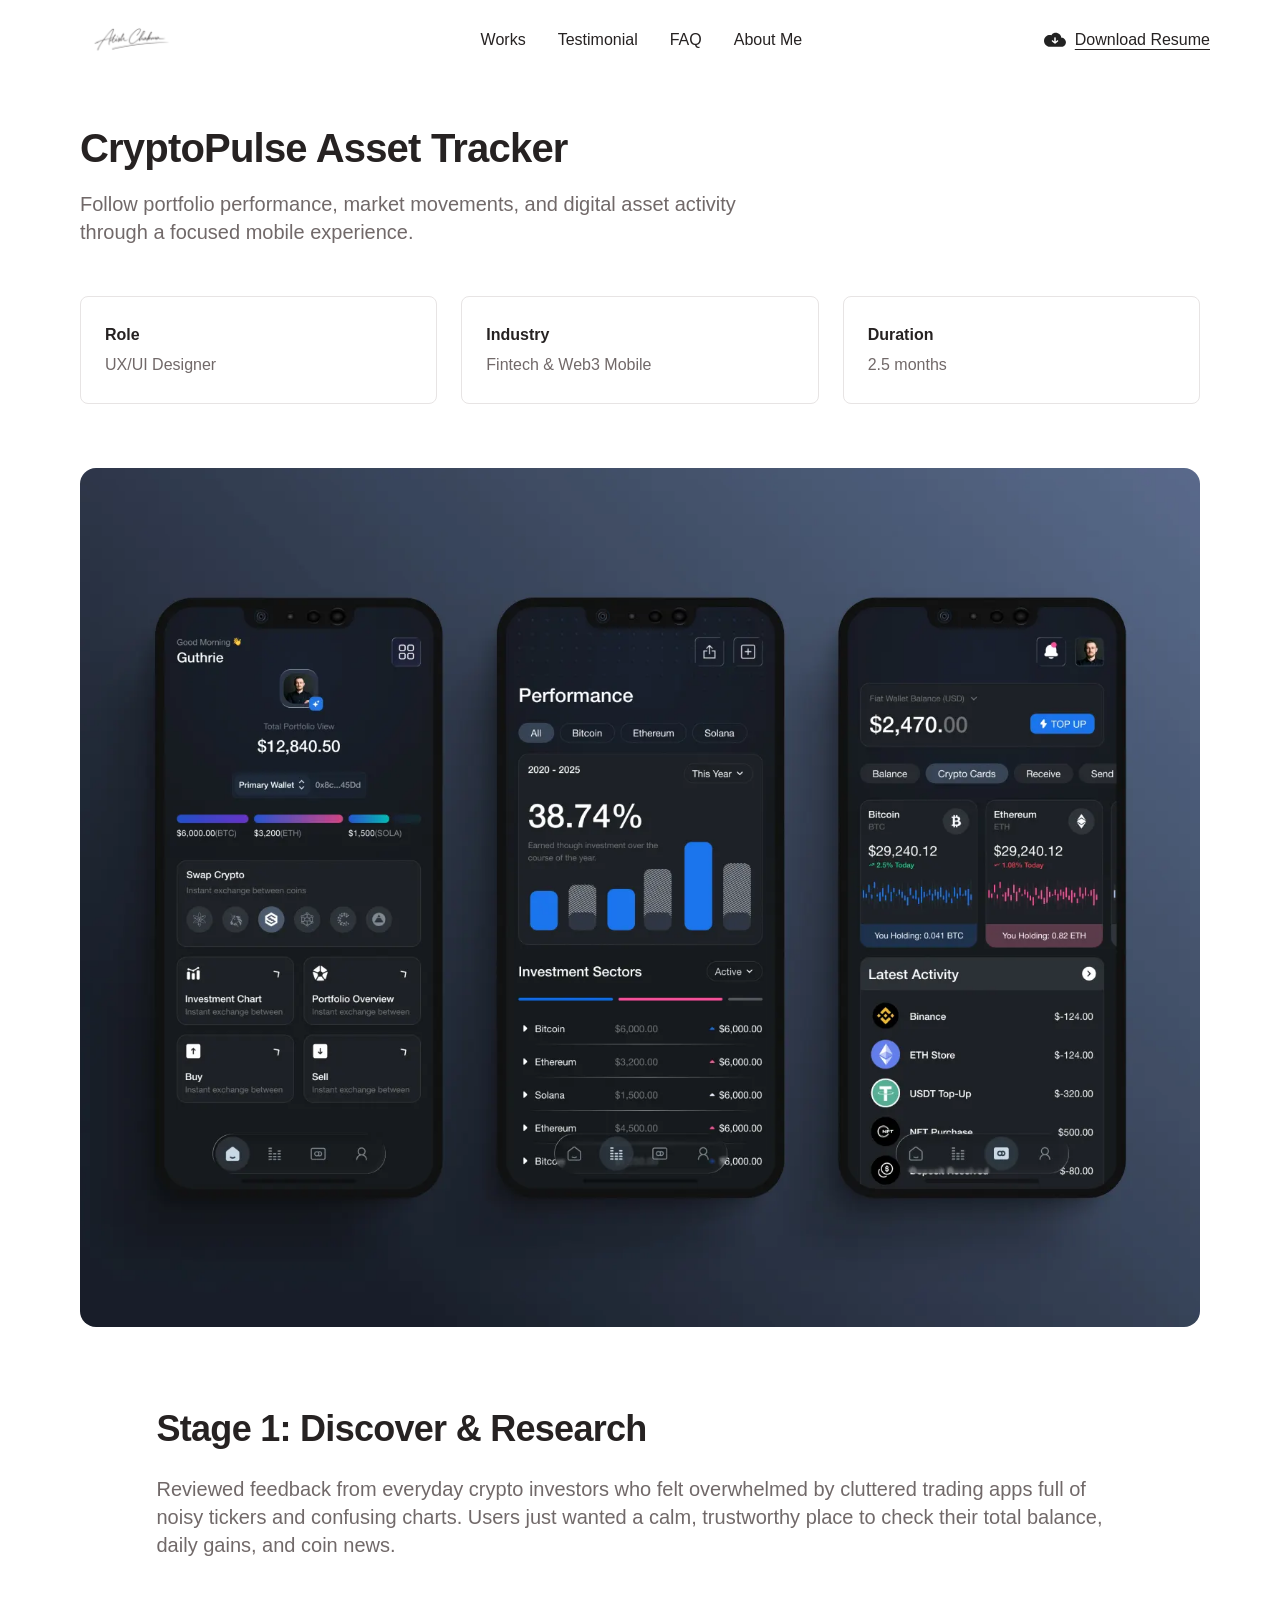
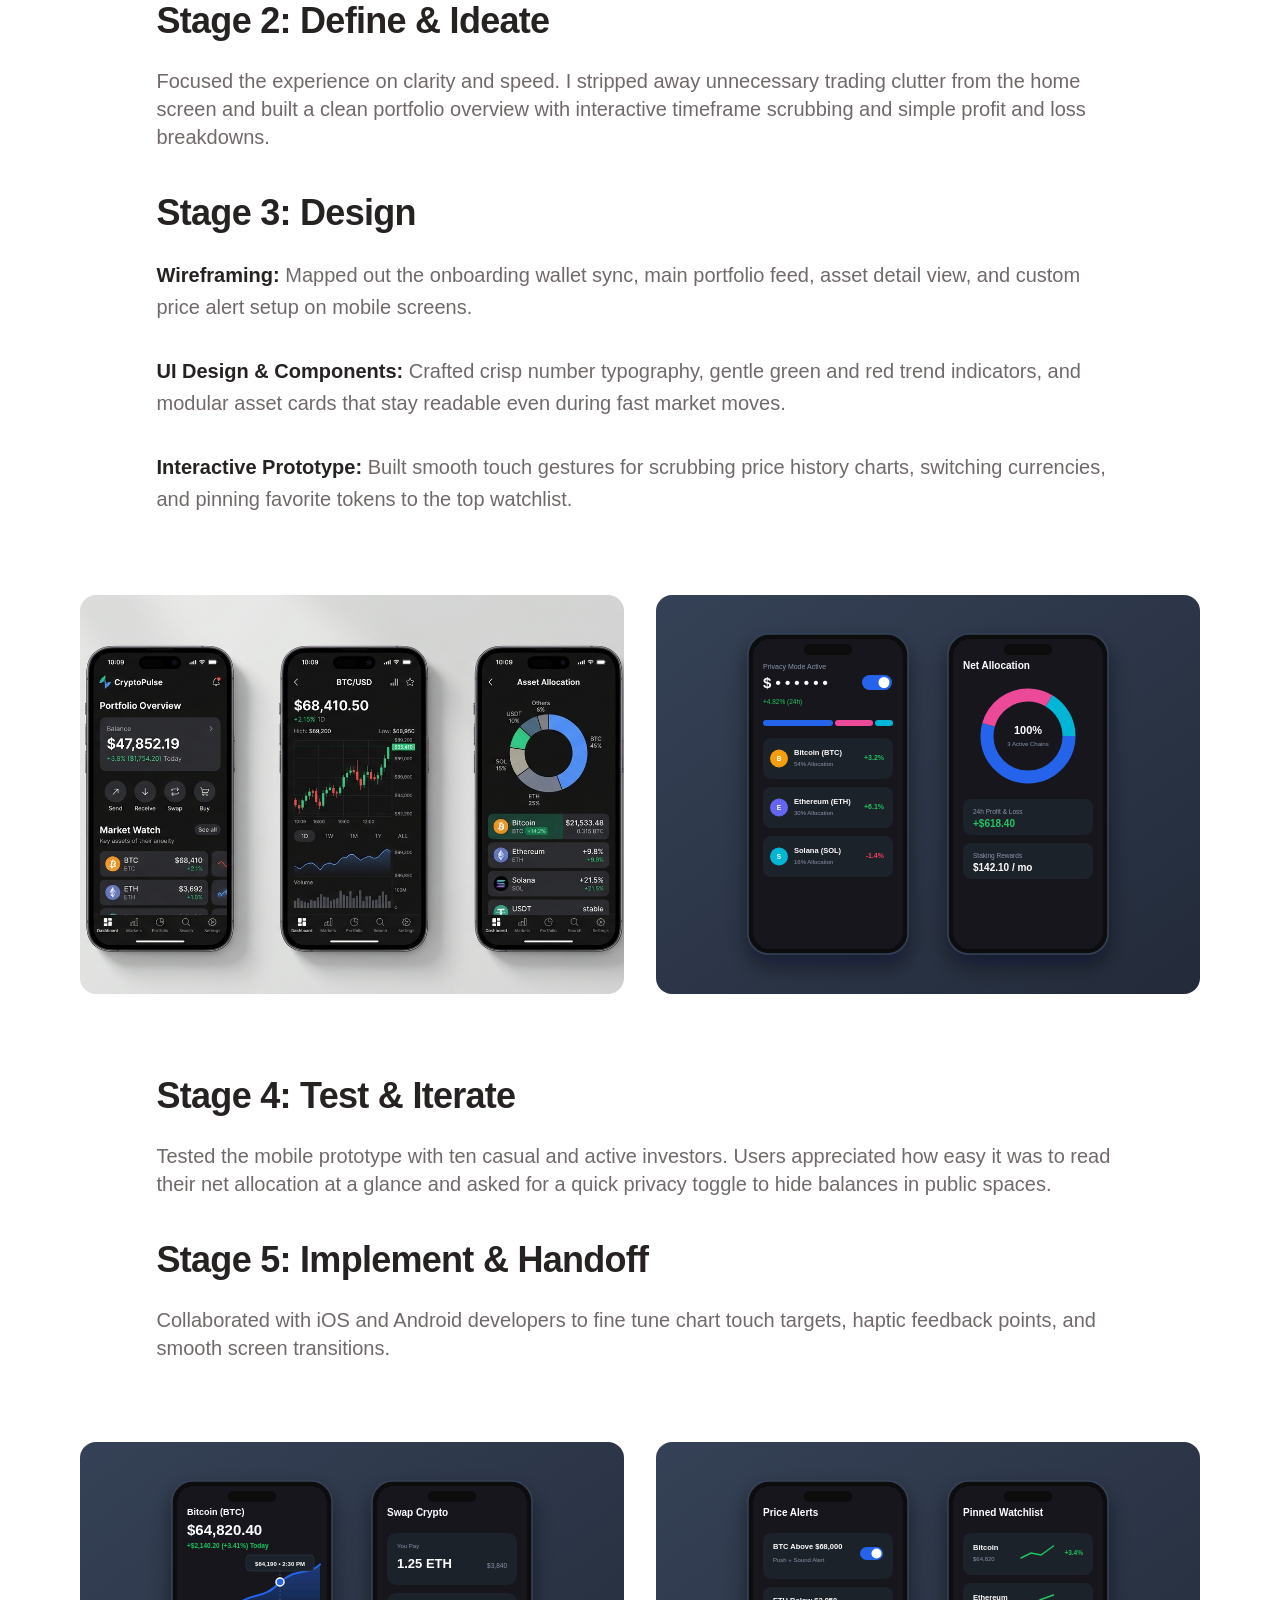
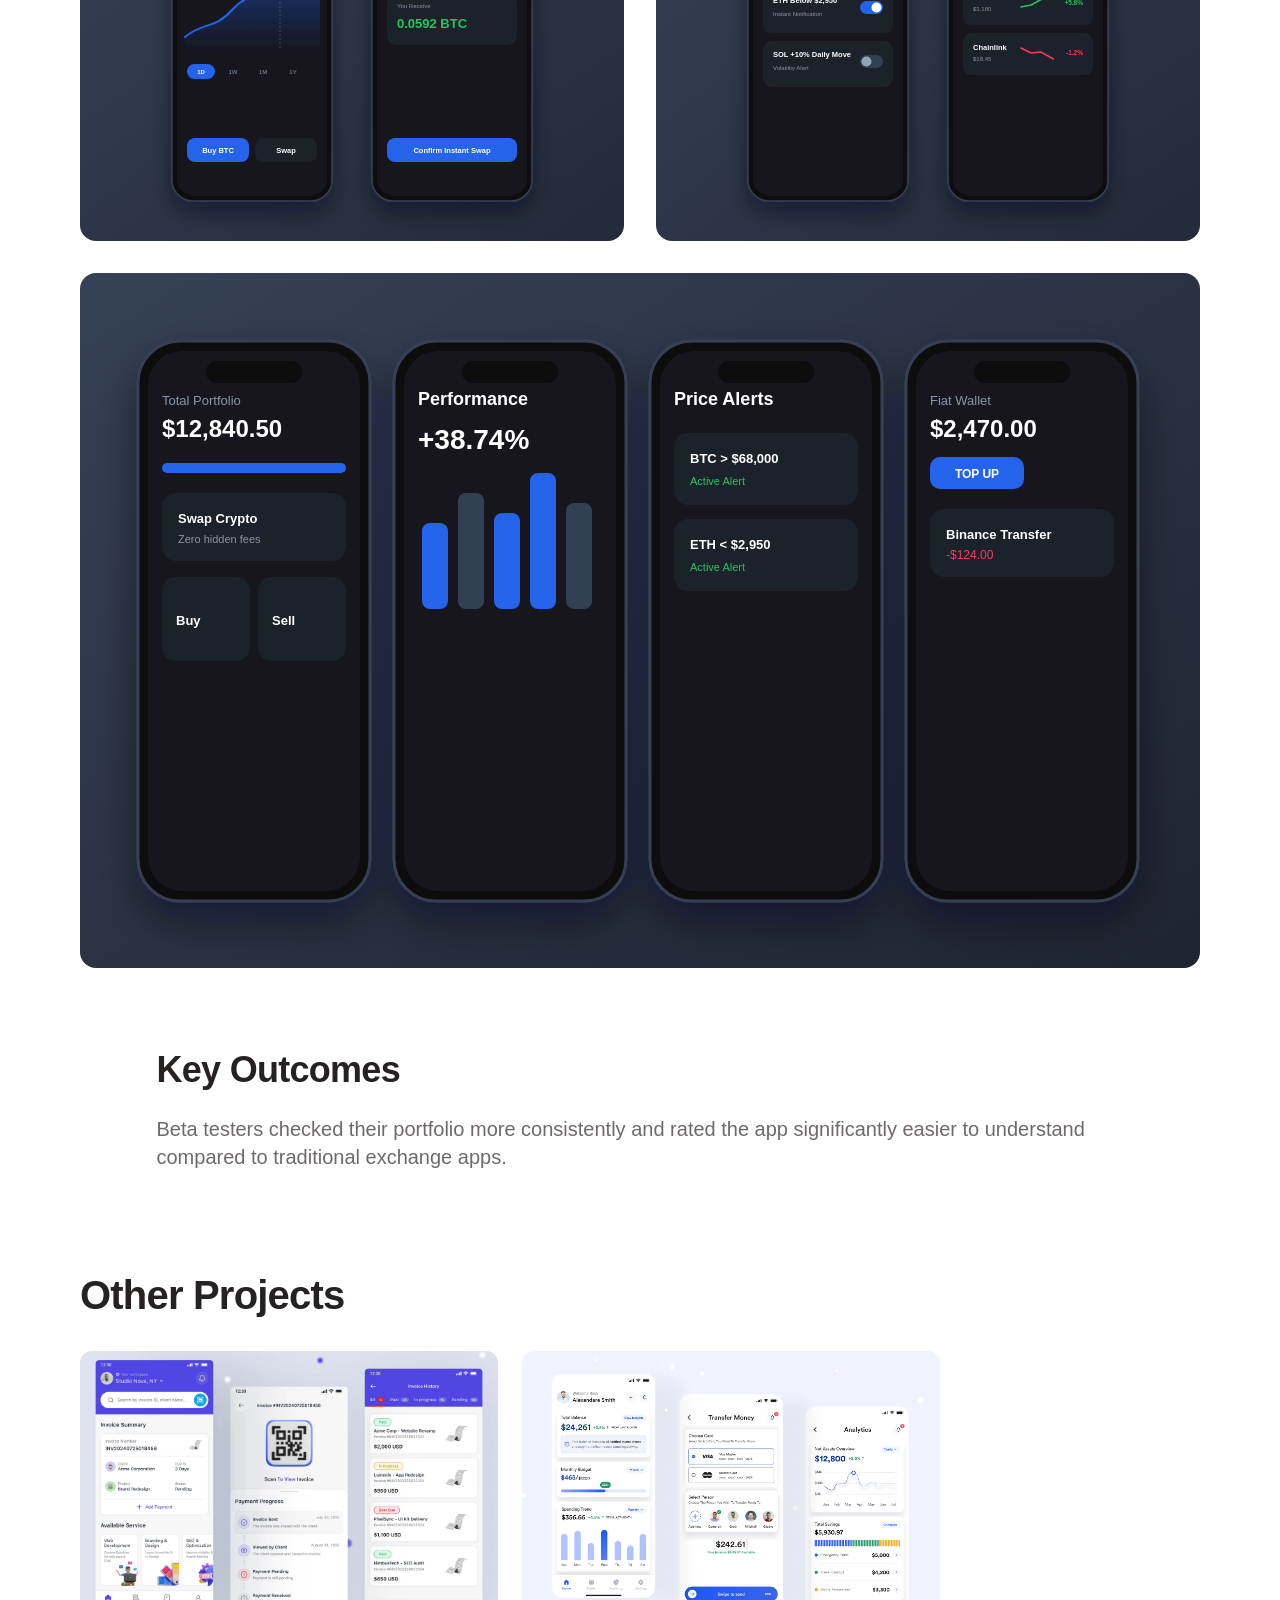
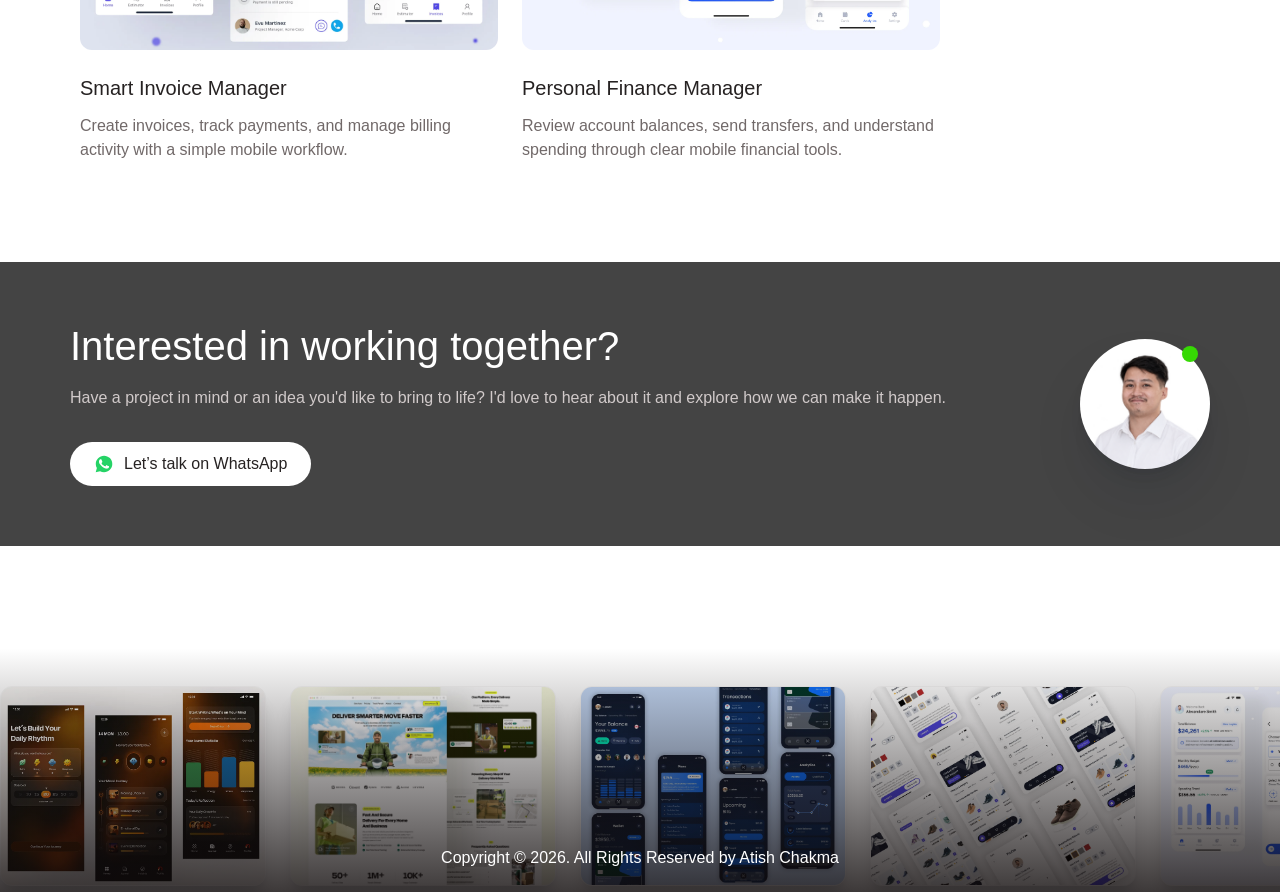
<file: project-4.html>
<!DOCTYPE html>
<html lang="en">
<head>
  <meta charset="UTF-8" />
  <meta name="viewport" content="width=device-width, initial-scale=1.0" />
  <title>CryptoPulse Asset Tracker — Mobile UX Case Study | Atish Chakma</title>
  <!-- SEO & Structured Data -->
  <meta name="description" content="Mobile UX/UI case study by Atish Chakma for CryptoPulse Asset Tracker: dark-mode portfolio overview, price scrubbing charts, privacy mode, and alerts." />
  <meta name="author" content="Atish Chakma" />
  <meta name="robots" content="index, follow" />
  <link rel="canonical" href="https://atish.work/cryptopulse-asset-tracker" />
  <meta property="og:type" content="article" />
  <meta property="og:site_name" content="Atish Chakma — UX Engineer" />
  <meta property="og:title" content="CryptoPulse Asset Tracker — Mobile UX Case Study | Atish Chakma" />
  <meta property="og:description" content="Mobile UX/UI case study by Atish Chakma for CryptoPulse Asset Tracker: dark-mode portfolio overview, price scrubbing charts, privacy mode, and alerts." />
  <meta property="og:url" content="https://atish.work/cryptopulse-asset-tracker" />
  <meta property="og:image" content="https://atish.work/assets/project-4.png" />
  <meta property="og:image:alt" content="CryptoPulse Asset Tracker mobile UI by Atish Chakma" />
  <meta name="twitter:card" content="summary_large_image" />
  <meta name="twitter:title" content="CryptoPulse Asset Tracker — Mobile UX Case Study | Atish Chakma" />
  <meta name="twitter:description" content="Mobile UX/UI case study by Atish Chakma for CryptoPulse Asset Tracker: dark-mode portfolio overview, price scrubbing charts, privacy mode, and alerts." />
  <meta name="twitter:image" content="https://atish.work/assets/project-4.png" />
  <script type="application/ld+json">
{
  "@context": "https://schema.org",
  "@type": "CreativeWork",
  "name": "CryptoPulse Asset Tracker",
  "headline": "CryptoPulse Asset Tracker — Mobile UX/UI Case Study",
  "description": "Follow portfolio performance, market movements, and digital asset activity through a focused mobile experience.",
  "url": "https://atish.work/cryptopulse-asset-tracker",
  "image": "https://atish.work/assets/project-4.png",
  "author": {
    "@type": "Person",
    "@id": "https://atish.work/#person",
    "name": "Atish Chakma",
    "jobTitle": "UX Engineer",
    "url": "https://atish.work/",
    "image": "https://atish.work/assets/profile-photo.png",
    "description": "UX Engineer focused on bridging the gap between design and development to create intuitive, functional, and user friendly digital experiences.",
    "sameAs": [
      "https://dribbble.com/AtishUX",
      "https://www.linkedin.com/in/uxatish/",
      "https://www.facebook.com/uxatish",
      "https://www.fiverr.com/s/P4wNdgx"
    ]
  }
}
  </script>
  <!-- /SEO & Structured Data -->
  <link rel="icon" type="image/svg+xml" href="assets/favicon.svg" />
  <link rel="apple-touch-icon" href="assets/profile-photo.png" />
  <link rel="stylesheet" href="style.css" />
</head>
<body class="project-details-body page-ready">
  <div class="page-wrapper" id="mainPage">
    <!-- Sticky Navbar (#41:2270) -->
    <header class="scrolled-navbar is-visible" id="scrolledNavbar" aria-label="Primary Navigation">
      <div class="container scrolled-nav-inner">
        <div class="nav-left-spacer">
          <a href="index.html" class="nav-brand-avatar" aria-label="Back to Home">
            <img src="assets/nav-signature.svg" alt="Atish Chakma" height="38" />
          </a>
        </div>

        <nav class="scrolled-nav-links">
          <a href="index.html#works">Works</a>
          <a href="index.html#testimonial">Testimonial</a>
          <a href="index.html#faq">FAQ</a>
          <a href="about.html">About Me</a>
        </nav>

        <a href="#resume" class="resume-link">
          <img src="assets/icon-download.svg" alt="" width="24" height="24" />
          <span>Download Resume</span>
        </a>

        <button type="button" class="mobile-menu-btn mobile-menu-btn-scrolled" aria-label="Toggle Menu" aria-expanded="false">
          <span></span>
          <span></span>
          <span></span>
        </button>
      </div>
    </header>

    <!-- Mobile Navigation Drawer -->
    <div class="mobile-drawer" id="mobileDrawer">
      <a href="index.html#works" class="mobile-nav-item">Works</a>
      <a href="index.html#testimonial" class="mobile-nav-item">Testimonial</a>
      <a href="index.html#faq" class="mobile-nav-item">FAQ</a>
      <a href="about.html" class="mobile-nav-item">About Me</a>
      <a href="#resume" class="resume-link mobile-resume">
        <img src="assets/icon-download.svg" alt="" width="24" height="24" />
        <span>Download Resume</span>
      </a>
    </div>

    <!-- ==================================================================
         PROJECT DETAILS CONTENT (#19:1259)
         ================================================================== -->
    <main class="project-details-main">
      <div class="project-details-container">
        <section class="project-hero">
          <div class="project-hero-text fade-in-item" style="--delay: 0.04s">
            <h1 class="project-detail-title">CryptoPulse Asset Tracker</h1>
            <p class="project-detail-subtitle">Follow portfolio performance, market movements, and digital asset activity through a focused mobile experience.</p>
          </div>

          <div class="meta-cards-grid fade-in-item" style="--delay: 0.1s">
            <div class="meta-card">
              <span class="meta-label">Role</span>
              <span class="meta-value">UX/UI Designer</span>
            </div>
            <div class="meta-card">
              <span class="meta-label">Industry</span>
              <span class="meta-value">Fintech &amp; Web3 Mobile</span>
            </div>
            <div class="meta-card">
              <span class="meta-label">Duration</span>
              <span class="meta-value">2.5 months</span>
            </div>
          </div>
        </section>

        <div class="project-showcase-hero fade-in-item" style="--delay: 0.14s">
          <img src="assets/project-4.png" alt="CryptoPulse Asset Tracker Overview" />
        </div>

        <section class="stage-stack">
          <div class="stage-block fade-in-item">
            <h2 class="stage-heading">Stage 1: Discover &amp; Research</h2>
            <p class="stage-body">Reviewed feedback from everyday crypto investors who felt overwhelmed by cluttered trading apps full of noisy tickers and confusing charts. Users just wanted a calm, trustworthy place to check their total balance, daily gains, and coin news.</p>
          </div>

          <div class="stage-block fade-in-item">
            <h2 class="stage-heading">Stage 2: Define &amp; Ideate</h2>
            <p class="stage-body">Focused the experience on clarity and speed. I stripped away unnecessary trading clutter from the home screen and built a clean portfolio overview with interactive timeframe scrubbing and simple profit and loss breakdowns.</p>
          </div>

          <div class="stage-block fade-in-item">
            <h2 class="stage-heading">Stage 3: Design</h2>
            <div class="stage-bullets">
              <p class="stage-bullet-item"><strong>Wireframing:</strong> Mapped out the onboarding wallet sync, main portfolio feed, asset detail view, and custom price alert setup on mobile screens.</p>
              <p class="stage-bullet-item"><strong>UI Design &amp; Components:</strong> Crafted crisp number typography, gentle green and red trend indicators, and modular asset cards that stay readable even during fast market moves.</p>
              <p class="stage-bullet-item"><strong>Interactive Prototype:</strong> Built smooth touch gestures for scrubbing price history charts, switching currencies, and pinning favorite tokens to the top watchlist.</p>
            </div>
          </div>
        </section>

        <div class="project-mockup-grid-2 fade-in-item">
          <div class="project-mockup-tile">
            <img src="assets/detail-crypto-1.png" alt="CryptoPulse Asset Tracker Screen 1" />
          </div>
          <div class="project-mockup-tile">
            <img src="assets/detail-crypto-2.svg" alt="CryptoPulse Asset Tracker Screen 2" />
          </div>
        </div>

        <section class="stage-stack">
          <div class="stage-block fade-in-item">
            <h2 class="stage-heading">Stage 4: Test &amp; Iterate</h2>
            <p class="stage-body">Tested the mobile prototype with ten casual and active investors. Users appreciated how easy it was to read their net allocation at a glance and asked for a quick privacy toggle to hide balances in public spaces.</p>
          </div>

          <div class="stage-block fade-in-item">
            <h2 class="stage-heading">Stage 5: Implement &amp; Handoff</h2>
            <p class="stage-body">Collaborated with iOS and Android developers to fine tune chart touch targets, haptic feedback points, and smooth screen transitions.</p>
          </div>
        </section>

        <div class="project-mockup-grid-2 fade-in-item">
          <div class="project-mockup-tile">
            <img src="assets/detail-crypto-3.svg" alt="CryptoPulse Asset Tracker Screen 3" />
          </div>
          <div class="project-mockup-tile">
            <img src="assets/detail-crypto-4.svg" alt="CryptoPulse Asset Tracker Screen 4" />
          </div>
        </div>

        <div class="project-showcase-full fade-in-item">
          <img src="assets/detail-crypto-5.svg" alt="CryptoPulse Asset Tracker Final Interface" />
        </div>

        <section class="stage-stack stage-stack-outcomes">
          <div class="stage-block fade-in-item">
            <h2 class="stage-heading">Key Outcomes</h2>
            <p class="stage-body">Beta testers checked their portfolio more consistently and rated the app significantly easier to understand compared to traditional exchange apps.</p>
          </div>
        </section>

        <!-- Other Projects (Exactly 2 Cards) -->
        <section class="other-projects-section">
          <h2 class="other-projects-heading fade-in-item">Other Projects</h2>
          <div class="other-projects-grid">
            <a href="project-5.html" class="project-card fade-in-item" style="--delay: 0.05s">
              <div class="project-thumb-wrap">
                <img src="assets/project-5.png" alt="Smart Invoice Manager" class="project-thumb" />
                <div class="project-hover-pill">
                  <span>View Project</span>
                  <span class="view-arrow">→</span>
                </div>
              </div>
              <div class="project-info">
                <h3 class="project-title">Smart Invoice Manager</h3>
                <p class="project-desc">Create invoices, track payments, and manage billing activity with a simple mobile workflow.</p>
              </div>
            </a>
            <a href="project-6.html" class="project-card fade-in-item" style="--delay: 0.1s">
              <div class="project-thumb-wrap">
                <img src="assets/project-6.png" alt="Personal Finance Manager" class="project-thumb" />
                <div class="project-hover-pill">
                  <span>View Project</span>
                  <span class="view-arrow">→</span>
                </div>
              </div>
              <div class="project-info">
                <h3 class="project-title">Personal Finance Manager</h3>
                <p class="project-desc">Review account balances, send transfers, and understand spending through clear mobile financial tools.</p>
              </div>
            </a>
          </div>
        </section>
      </div>
    </main>

    <!-- ==================================================================
         CTA BANNER & FOOTER MARQUEE (Identical to index.html)
         ================================================================== -->
    <footer class="site-footer" id="contact">
      <div class="cta-banner">
        <div class="container cta-inner fade-in-item">
          <div class="cta-text-col">
            <h2 class="cta-title">Interested in working together?</h2>
            <p class="cta-desc">
              Have a project in mind or an idea you'd like to bring to life? I'd love to hear about it and explore how we can make it happen.
            </p>
            <a href="https://wa.me/8801575835243" target="_blank" rel="noopener noreferrer" class="btn-lets-talk">
              <svg width="20" height="20" viewBox="0 0 24 24" fill="none" aria-hidden="true">
                <path d="M12.04 2C6.58 2 2.13 6.45 2.13 11.91C2.13 13.66 2.59 15.36 3.45 16.86L2.05 22L7.3 20.62C8.75 21.41 10.38 21.83 12.04 21.83C17.5 21.83 21.95 17.38 21.95 11.92C21.95 9.27 20.92 6.78 19.05 4.91C17.18 3.03 14.69 2 12.04 2Z" fill="#25D366"/>
                <path d="M17.47 14.38C17.17 14.23 15.71 13.51 15.44 13.41C15.17 13.31 14.97 13.26 14.77 13.56C14.57 13.86 14 14.53 13.83 14.73C13.66 14.93 13.48 14.95 13.19 14.8C12.89 14.65 11.93 14.34 10.79 13.32C9.9 12.53 9.3 11.55 9.13 11.25C8.96 10.95 9.11 10.79 9.26 10.64C9.39 10.51 9.56 10.29 9.71 10.12C9.86 9.95 9.91 9.82 10.01 9.62C10.11 9.42 10.06 9.25 9.98 9.1C9.91 8.95 9.31 7.49 9.06 6.89C8.82 6.31 8.57 6.39 8.39 6.38L7.82 6.37C7.62 6.37 7.3 6.44 7.03 6.74C6.76 7.04 5.99 7.76 5.99 9.22C5.99 10.68 7.05 12.09 7.2 12.29C7.35 12.49 9.29 15.48 12.26 16.76C12.97 17.07 13.52 17.25 13.95 17.39C14.66 17.61 15.3 17.58 15.81 17.5C16.38 17.42 17.57 16.78 17.81 16.09C18.06 15.4 18.06 14.81 17.98 14.68C17.91 14.56 17.71 14.48 17.47 14.38Z" fill="#FFFFFF"/>
              </svg>
              <span>Let’s talk on WhatsApp</span>
            </a>
          </div>

          <div class="cta-avatar-wrap">
            <img src="assets/profile-photo.png" alt="Atish Chakma" class="cta-avatar" width="130" height="130" />
            <span class="online-dot" title="Available for projects"></span>
          </div>
        </div>
      </div>

      <div class="footer-showcase-wrap">
        <div class="footer-marquee-track">
          <div class="mockup-card"><img src="assets/mockup-1-6710bb.png" alt="" /></div>
          <div class="mockup-card"><img src="assets/mockup-2.png" alt="" /></div>
          <div class="mockup-card"><img src="assets/mockup-3.png" alt="" /></div>
          <div class="mockup-card"><img src="assets/mockup-4.png" alt="" /></div>
          <div class="mockup-card"><img src="assets/mockup-5-61ff1e.png" alt="" /></div>
          <div class="mockup-card"><img src="assets/mockup-6.png" alt="" /></div>
          <div class="mockup-card bg-lavender"><img src="assets/mockup-7-4a2d52.png" alt="" /></div>
          <div class="mockup-card bg-slate"><img src="assets/mockup-8-159c0c.png" alt="" /></div>
          <div class="mockup-card" aria-hidden="true"><img src="assets/mockup-1-6710bb.png" alt="" /></div>
          <div class="mockup-card" aria-hidden="true"><img src="assets/mockup-2.png" alt="" /></div>
          <div class="mockup-card" aria-hidden="true"><img src="assets/mockup-3.png" alt="" /></div>
          <div class="mockup-card" aria-hidden="true"><img src="assets/mockup-4.png" alt="" /></div>
          <div class="mockup-card" aria-hidden="true"><img src="assets/mockup-5-61ff1e.png" alt="" /></div>
          <div class="mockup-card" aria-hidden="true"><img src="assets/mockup-6.png" alt="" /></div>
          <div class="mockup-card bg-lavender" aria-hidden="true"><img src="assets/mockup-7-4a2d52.png" alt="" /></div>
          <div class="mockup-card bg-slate" aria-hidden="true"><img src="assets/mockup-8-159c0c.png" alt="" /></div>
        </div>

        <div class="footer-gradient-overlay">
          <p class="copyright-text">Copyright © 2026. All Rights Reserved by Atish Chakma</p>
        </div>
      </div>
    </footer>
  </div>

  <script>
    (function () {

      const isHttp = window.location.protocol === 'http:' || window.location.protocol === 'https:';
      if (isHttp && window.location.pathname !== '/cryptopulse-asset-tracker') {
        try {
          history.replaceState(null, '', '/cryptopulse-asset-tracker');
        } catch (e) {}
      }

      document.querySelectorAll('a[href^="index.html#"]').forEach((link) => {
        link.addEventListener('click', (e) => {
          const href = link.getAttribute('href') || '';
          const hashIdx = href.indexOf('#');
          if (hashIdx !== -1) {
            e.preventDefault();
            const hash = href.slice(hashIdx);
            try {
              sessionStorage.setItem('skipIntro', '1');
              sessionStorage.setItem('scrollToSection', hash);
            } catch (err) {}
            window.location.href = isHttp ? '/' : 'index.html';
          }
        });
      });

      if (isHttp) {
        document.querySelectorAll('.nav-brand-avatar').forEach((el) => {
          el.setAttribute('href', '/');
        });
      }
      const scrolledNavbar = document.getElementById('scrolledNavbar');
      let idleTimer = null;
      let isHoveringNav = false;
      let isCursorAtTop = false;

      function scheduleNavHide() {
        clearTimeout(idleTimer);
        if (!window.matchMedia('(min-width: 1025px)').matches) return;
        if (window.scrollY >= 90 && !isHoveringNav && !isCursorAtTop) {
          idleTimer = setTimeout(() => {
            if (window.scrollY >= 90 && !isHoveringNav && !isCursorAtTop) {
              scrolledNavbar.classList.add('is-idle-hidden');
            }
          }, 1000);
        }
      }

      function updateNavbarState() {
        const y = window.scrollY;
        clearTimeout(idleTimer);

        if (y < 90) {
          scrolledNavbar.classList.add('is-visible');
          scrolledNavbar.classList.remove('is-idle-hidden');
        } else {
          scrolledNavbar.classList.add('is-visible');
          scrolledNavbar.classList.remove('is-idle-hidden');
          scheduleNavHide();
        }
      }

      window.addEventListener('scroll', updateNavbarState, { passive: true });
      window.addEventListener('mousemove', (e) => {
        if (!window.matchMedia('(min-width: 1025px)').matches) return;
        if (window.scrollY < 90) return;
        if (e.clientY <= 90) {
          isCursorAtTop = true;
          clearTimeout(idleTimer);
          scrolledNavbar.classList.add('is-visible');
          scrolledNavbar.classList.remove('is-idle-hidden');
        } else if (isCursorAtTop) {
          isCursorAtTop = false;
          if (!isHoveringNav) {
            clearTimeout(idleTimer);
            scrolledNavbar.classList.add('is-idle-hidden');
          }
        }
      }, { passive: true });

      if (scrolledNavbar) {
        scrolledNavbar.addEventListener('mouseenter', () => {
          isHoveringNav = true;
          clearTimeout(idleTimer);
        });
        scrolledNavbar.addEventListener('mouseleave', (e) => {
          isHoveringNav = false;
          if (window.scrollY >= 90 && e.clientY > 90) {
            isCursorAtTop = false;
            clearTimeout(idleTimer);
            scrolledNavbar.classList.add('is-idle-hidden');
          }
        });
      }

      const mobileBtns = document.querySelectorAll('.mobile-menu-btn');
      const mobileDrawer = document.getElementById('mobileDrawer');
      const mobileLinks = document.querySelectorAll('.mobile-nav-item');

      function closeMobileDrawer() {
        if (!mobileDrawer) return;
        mobileDrawer.classList.remove('open');
        mobileBtns.forEach((b) => {
          b.classList.remove('open');
          b.setAttribute('aria-expanded', 'false');
        });
      }

      mobileBtns.forEach((btn) => {
        btn.addEventListener('click', () => {
          const isOpen = mobileDrawer.classList.toggle('open');
          mobileBtns.forEach((b) => {
            b.classList.toggle('open', isOpen);
            b.setAttribute('aria-expanded', String(isOpen));
          });
        });
      });

      mobileLinks.forEach((link) => {
        link.addEventListener('click', closeMobileDrawer);
      });

      document.addEventListener('click', (e) => {
        if (!mobileDrawer || !mobileDrawer.classList.contains('open')) return;
        const clickedInsideDrawer = mobileDrawer.contains(e.target);
        const clickedBurger = Array.from(mobileBtns).some((b) => b.contains(e.target));
        if (!clickedInsideDrawer && !clickedBurger) {
          closeMobileDrawer();
        }
      });

      document.querySelectorAll('.nav-no-scroll').forEach((el) => {
        el.addEventListener('click', (e) => e.preventDefault());
      });

      document.querySelectorAll('.nav-brand-avatar').forEach((el) => {
        el.addEventListener('click', () => {
          try {
            sessionStorage.setItem('skipIntro', '1');
            sessionStorage.setItem('returnScrollY', '0');
          } catch (e) {}
        });
      });

      const isDesktop = window.matchMedia('(min-width: 1025px)').matches;
      const fadeItems = document.querySelectorAll('main .fade-in-item, footer .fade-in-item');

      if (isDesktop) {
        const fadeObserver = new IntersectionObserver(
          (entries) => {
            entries.forEach((entry) => {
              if (entry.isIntersecting) {
                entry.target.classList.add('is-visible');
                fadeObserver.unobserve(entry.target);
              }
            });
          },
          { threshold: 0.1, rootMargin: '0px 0px -30px 0px' }
        );
        fadeItems.forEach((el) => fadeObserver.observe(el));
      } else {
        fadeItems.forEach((el) => el.classList.add('is-visible'));
      }
    })();
  </script>
</body>
</html>
</file>
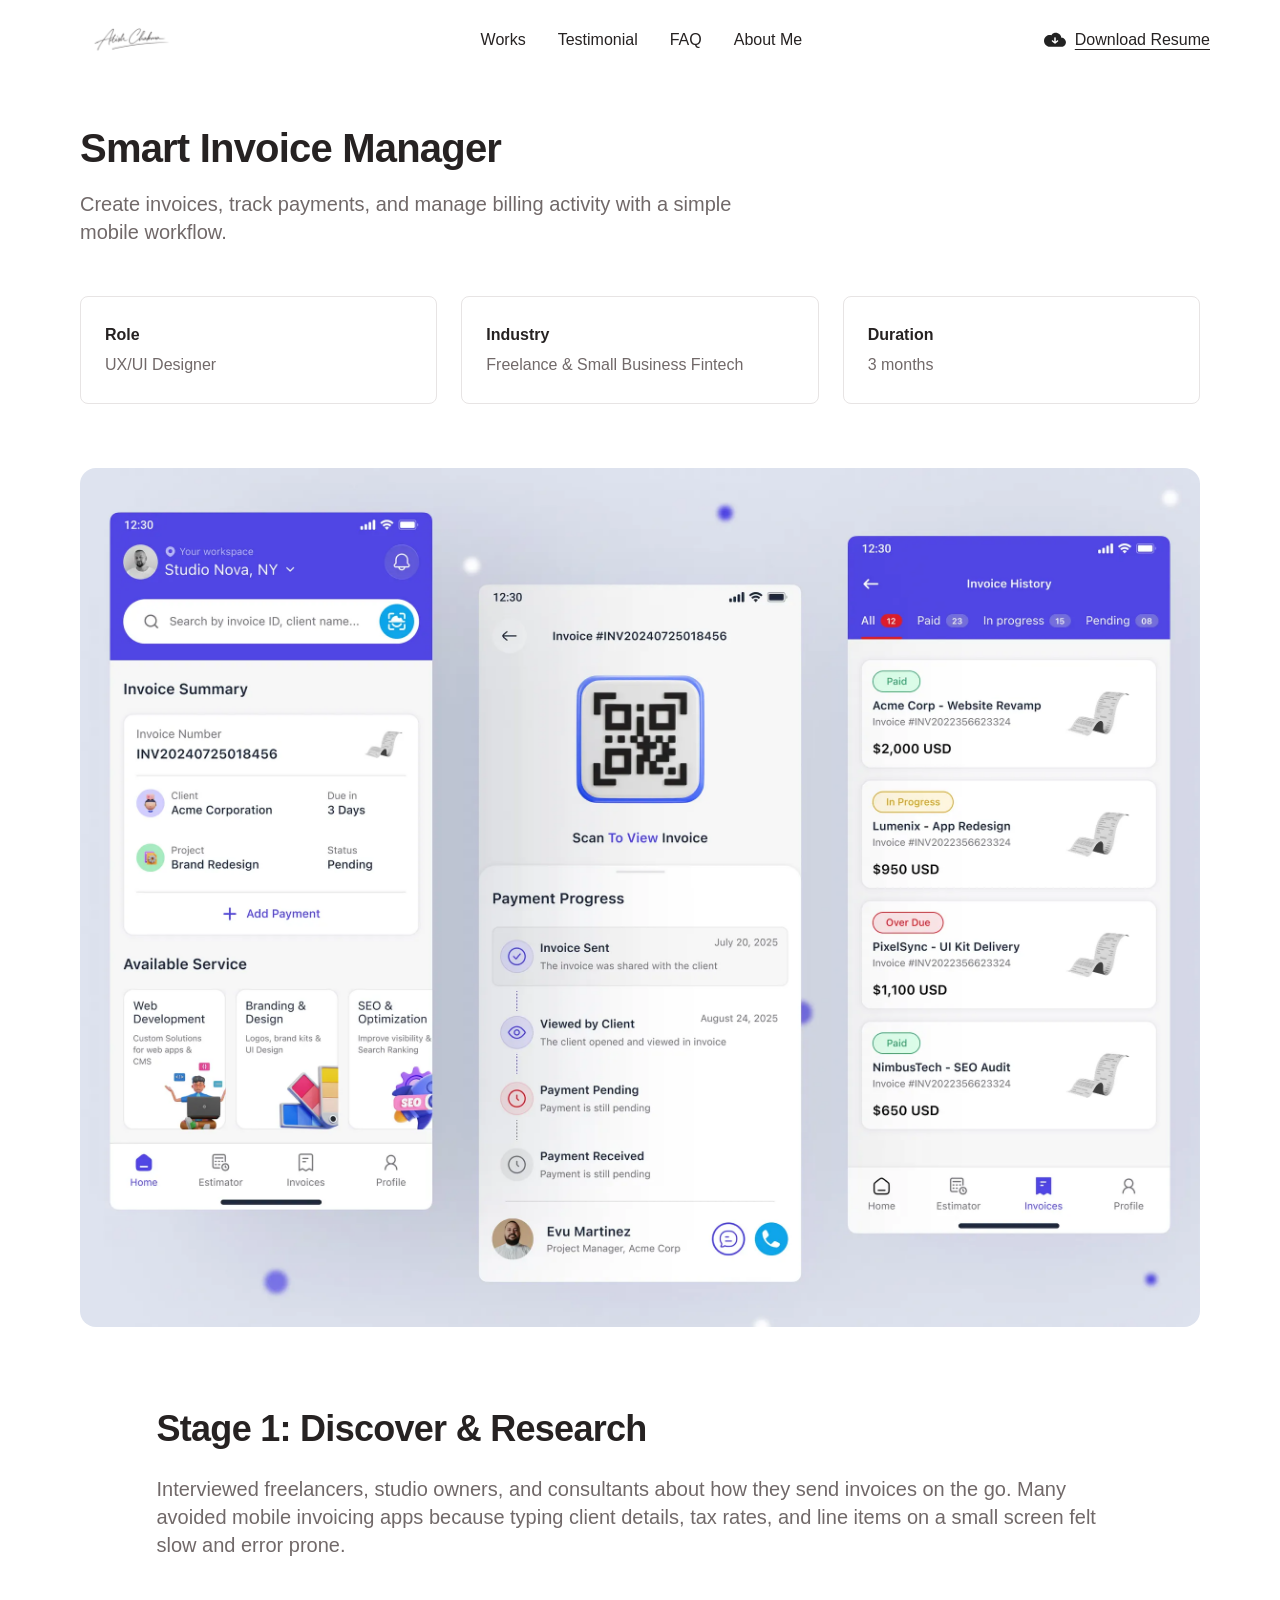
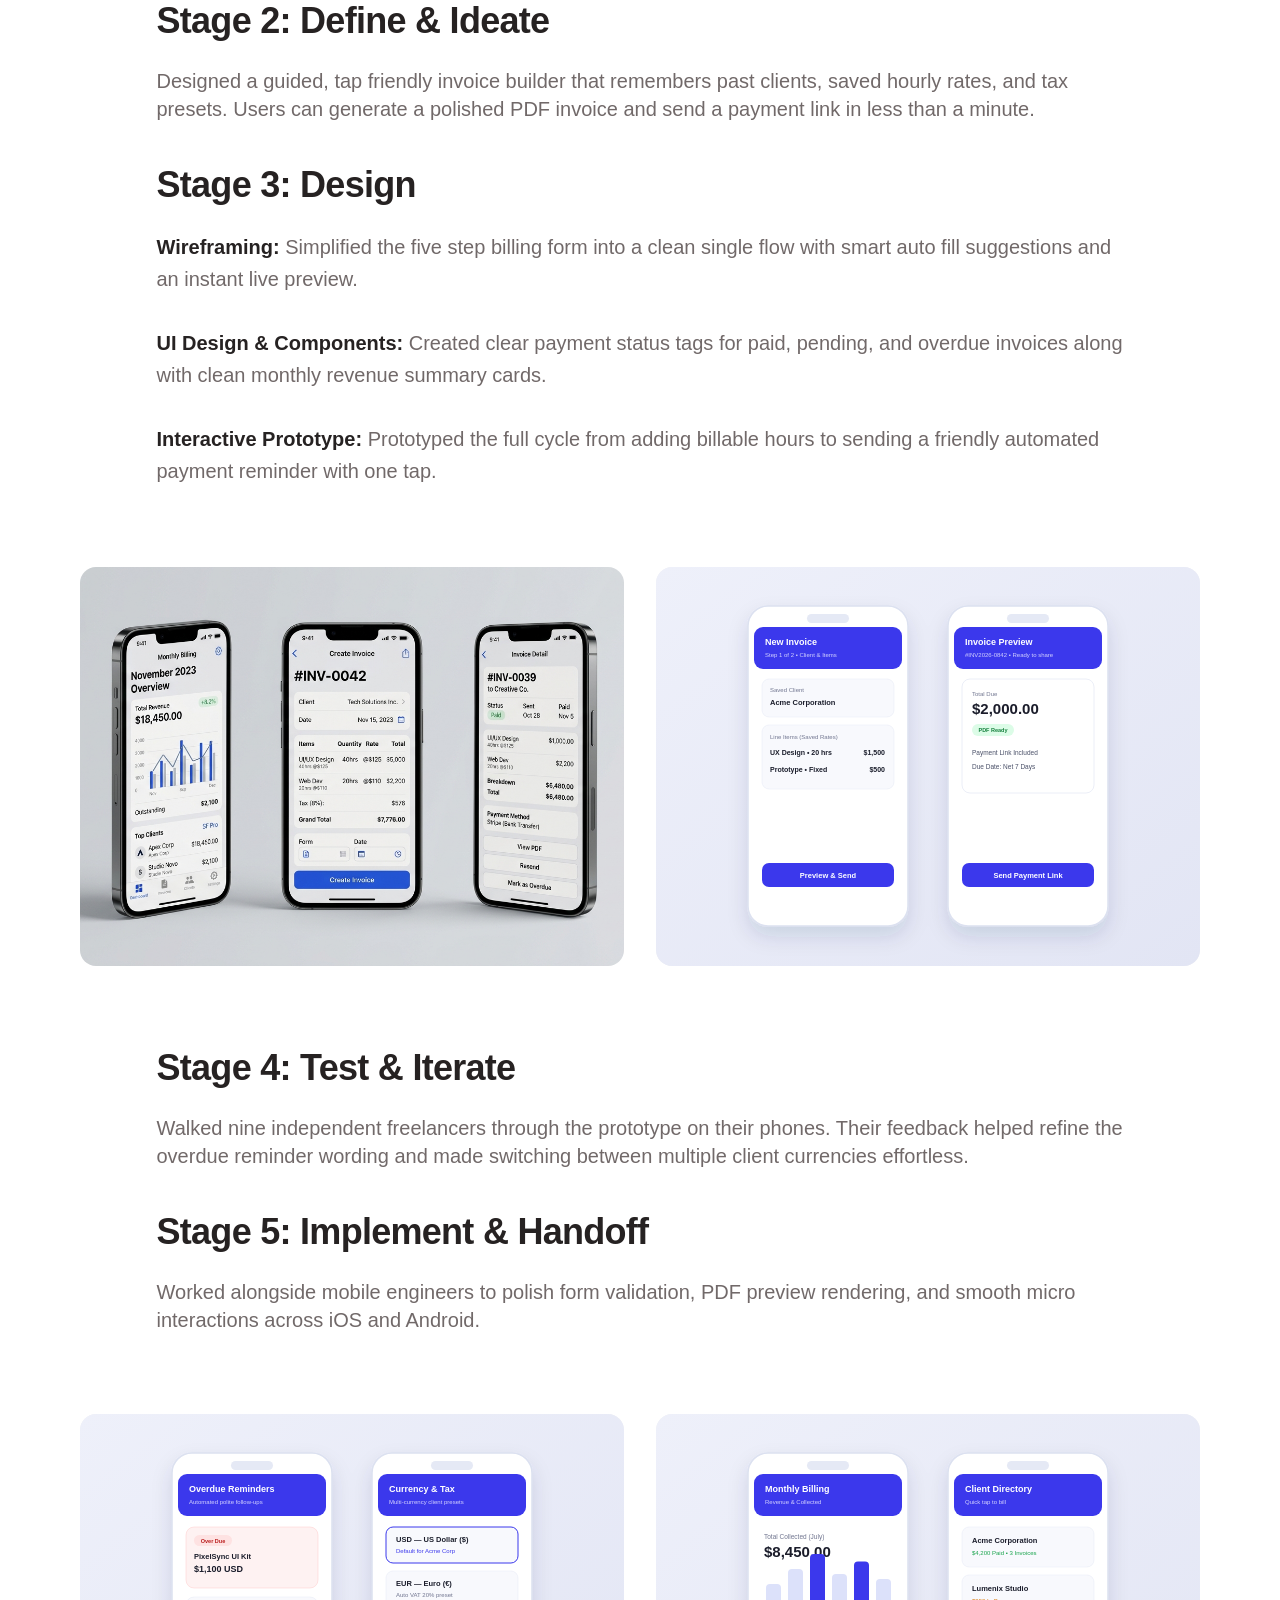
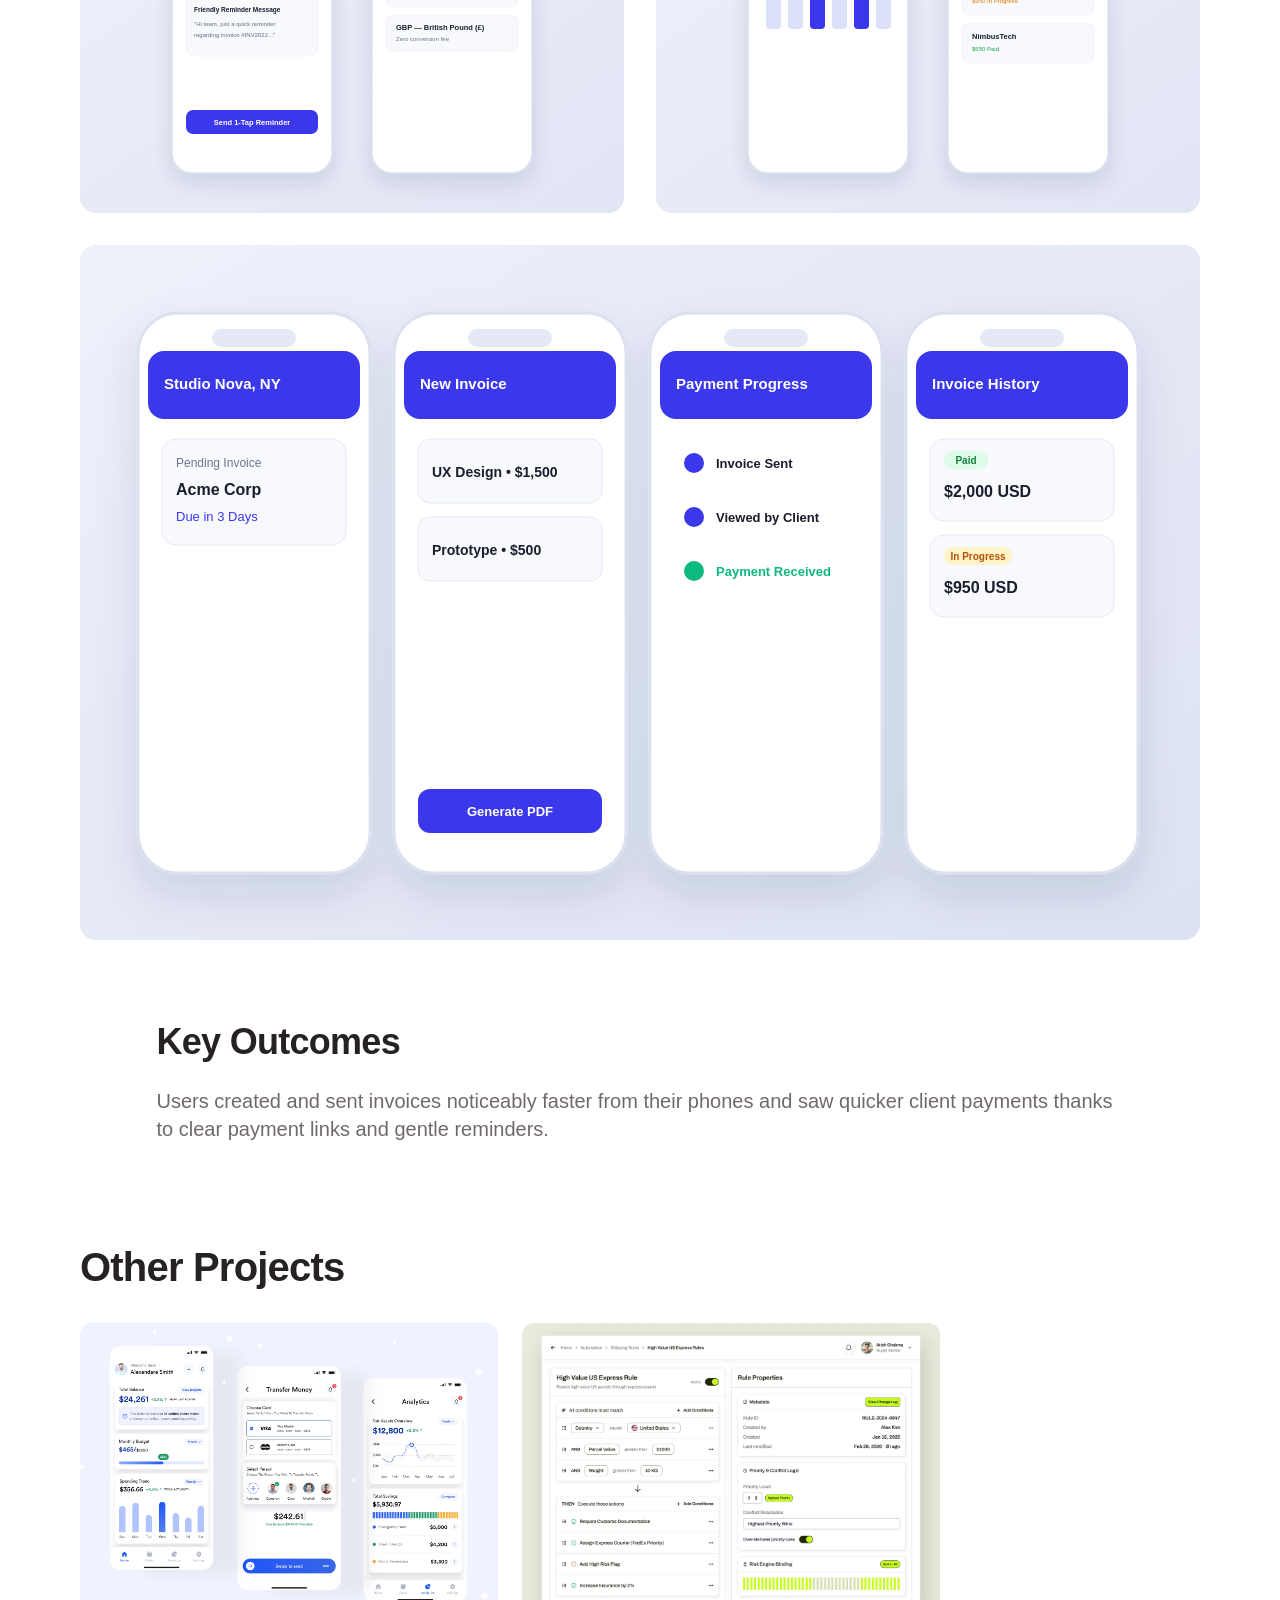
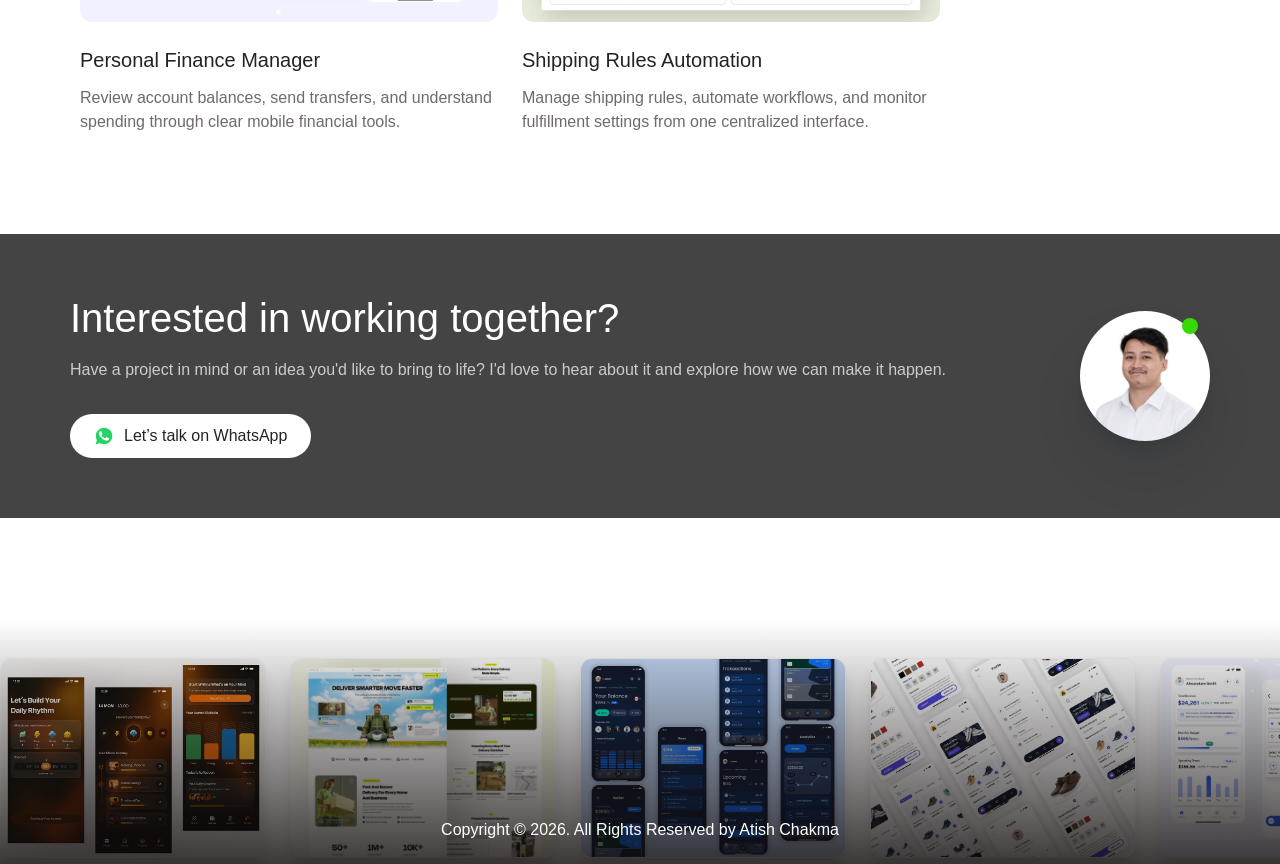
<file: project-5.html>
<!DOCTYPE html>
<html lang="en">
<head>
  <meta charset="UTF-8" />
  <meta name="viewport" content="width=device-width, initial-scale=1.0" />
  <title>Smart Invoice Manager — Mobile UX Case Study | Atish Chakma</title>
  <!-- SEO & Structured Data -->
  <meta name="description" content="Mobile UX/UI case study by Atish Chakma for Smart Invoice Manager: tap-friendly invoice builder, live PDF preview, payment tracking, and reminders." />
  <meta name="author" content="Atish Chakma" />
  <meta name="robots" content="index, follow" />
  <link rel="canonical" href="https://atish.work/smart-invoice-manager" />
  <meta property="og:type" content="article" />
  <meta property="og:site_name" content="Atish Chakma — UX Engineer" />
  <meta property="og:title" content="Smart Invoice Manager — Mobile UX Case Study | Atish Chakma" />
  <meta property="og:description" content="Mobile UX/UI case study by Atish Chakma for Smart Invoice Manager: tap-friendly invoice builder, live PDF preview, payment tracking, and reminders." />
  <meta property="og:url" content="https://atish.work/smart-invoice-manager" />
  <meta property="og:image" content="https://atish.work/assets/project-5.png" />
  <meta property="og:image:alt" content="Smart Invoice Manager mobile UI by Atish Chakma" />
  <meta name="twitter:card" content="summary_large_image" />
  <meta name="twitter:title" content="Smart Invoice Manager — Mobile UX Case Study | Atish Chakma" />
  <meta name="twitter:description" content="Mobile UX/UI case study by Atish Chakma for Smart Invoice Manager: tap-friendly invoice builder, live PDF preview, payment tracking, and reminders." />
  <meta name="twitter:image" content="https://atish.work/assets/project-5.png" />
  <script type="application/ld+json">
{
  "@context": "https://schema.org",
  "@type": "CreativeWork",
  "name": "Smart Invoice Manager",
  "headline": "Smart Invoice Manager — Mobile UX/UI Case Study",
  "description": "Create invoices, track payments, and manage billing activity with a simple mobile workflow.",
  "url": "https://atish.work/smart-invoice-manager",
  "image": "https://atish.work/assets/project-5.png",
  "author": {
    "@type": "Person",
    "@id": "https://atish.work/#person",
    "name": "Atish Chakma",
    "jobTitle": "UX Engineer",
    "url": "https://atish.work/",
    "image": "https://atish.work/assets/profile-photo.png",
    "description": "UX Engineer focused on bridging the gap between design and development to create intuitive, functional, and user friendly digital experiences.",
    "sameAs": [
      "https://dribbble.com/AtishUX",
      "https://www.linkedin.com/in/uxatish/",
      "https://www.facebook.com/uxatish",
      "https://www.fiverr.com/s/P4wNdgx"
    ]
  }
}
  </script>
  <!-- /SEO & Structured Data -->
  <link rel="icon" type="image/svg+xml" href="assets/favicon.svg" />
  <link rel="apple-touch-icon" href="assets/profile-photo.png" />
  <link rel="stylesheet" href="style.css" />
</head>
<body class="project-details-body page-ready">
  <div class="page-wrapper" id="mainPage">
    <!-- Sticky Navbar (#41:2270) -->
    <header class="scrolled-navbar is-visible" id="scrolledNavbar" aria-label="Primary Navigation">
      <div class="container scrolled-nav-inner">
        <div class="nav-left-spacer">
          <a href="index.html" class="nav-brand-avatar" aria-label="Back to Home">
            <img src="assets/nav-signature.svg" alt="Atish Chakma" height="38" />
          </a>
        </div>

        <nav class="scrolled-nav-links">
          <a href="index.html#works">Works</a>
          <a href="index.html#testimonial">Testimonial</a>
          <a href="index.html#faq">FAQ</a>
          <a href="about.html">About Me</a>
        </nav>

        <a href="#resume" class="resume-link">
          <img src="assets/icon-download.svg" alt="" width="24" height="24" />
          <span>Download Resume</span>
        </a>

        <button type="button" class="mobile-menu-btn mobile-menu-btn-scrolled" aria-label="Toggle Menu" aria-expanded="false">
          <span></span>
          <span></span>
          <span></span>
        </button>
      </div>
    </header>

    <!-- Mobile Navigation Drawer -->
    <div class="mobile-drawer" id="mobileDrawer">
      <a href="index.html#works" class="mobile-nav-item">Works</a>
      <a href="index.html#testimonial" class="mobile-nav-item">Testimonial</a>
      <a href="index.html#faq" class="mobile-nav-item">FAQ</a>
      <a href="about.html" class="mobile-nav-item">About Me</a>
      <a href="#resume" class="resume-link mobile-resume">
        <img src="assets/icon-download.svg" alt="" width="24" height="24" />
        <span>Download Resume</span>
      </a>
    </div>

    <!-- ==================================================================
         PROJECT DETAILS CONTENT (#19:1259)
         ================================================================== -->
    <main class="project-details-main">
      <div class="project-details-container">
        <section class="project-hero">
          <div class="project-hero-text fade-in-item" style="--delay: 0.04s">
            <h1 class="project-detail-title">Smart Invoice Manager</h1>
            <p class="project-detail-subtitle">Create invoices, track payments, and manage billing activity with a simple mobile workflow.</p>
          </div>

          <div class="meta-cards-grid fade-in-item" style="--delay: 0.1s">
            <div class="meta-card">
              <span class="meta-label">Role</span>
              <span class="meta-value">UX/UI Designer</span>
            </div>
            <div class="meta-card">
              <span class="meta-label">Industry</span>
              <span class="meta-value">Freelance &amp; Small Business Fintech</span>
            </div>
            <div class="meta-card">
              <span class="meta-label">Duration</span>
              <span class="meta-value">3 months</span>
            </div>
          </div>
        </section>

        <div class="project-showcase-hero fade-in-item" style="--delay: 0.14s">
          <img src="assets/project-5.png" alt="Smart Invoice Manager Overview" />
        </div>

        <section class="stage-stack">
          <div class="stage-block fade-in-item">
            <h2 class="stage-heading">Stage 1: Discover &amp; Research</h2>
            <p class="stage-body">Interviewed freelancers, studio owners, and consultants about how they send invoices on the go. Many avoided mobile invoicing apps because typing client details, tax rates, and line items on a small screen felt slow and error prone.</p>
          </div>

          <div class="stage-block fade-in-item">
            <h2 class="stage-heading">Stage 2: Define &amp; Ideate</h2>
            <p class="stage-body">Designed a guided, tap friendly invoice builder that remembers past clients, saved hourly rates, and tax presets. Users can generate a polished PDF invoice and send a payment link in less than a minute.</p>
          </div>

          <div class="stage-block fade-in-item">
            <h2 class="stage-heading">Stage 3: Design</h2>
            <div class="stage-bullets">
              <p class="stage-bullet-item"><strong>Wireframing:</strong> Simplified the five step billing form into a clean single flow with smart auto fill suggestions and an instant live preview.</p>
              <p class="stage-bullet-item"><strong>UI Design &amp; Components:</strong> Created clear payment status tags for paid, pending, and overdue invoices along with clean monthly revenue summary cards.</p>
              <p class="stage-bullet-item"><strong>Interactive Prototype:</strong> Prototyped the full cycle from adding billable hours to sending a friendly automated payment reminder with one tap.</p>
            </div>
          </div>
        </section>

        <div class="project-mockup-grid-2 fade-in-item">
          <div class="project-mockup-tile">
            <img src="assets/detail-invoice-1.png" alt="Smart Invoice Manager Screen 1" />
          </div>
          <div class="project-mockup-tile">
            <img src="assets/detail-invoice-2.svg" alt="Smart Invoice Manager Screen 2" />
          </div>
        </div>

        <section class="stage-stack">
          <div class="stage-block fade-in-item">
            <h2 class="stage-heading">Stage 4: Test &amp; Iterate</h2>
            <p class="stage-body">Walked nine independent freelancers through the prototype on their phones. Their feedback helped refine the overdue reminder wording and made switching between multiple client currencies effortless.</p>
          </div>

          <div class="stage-block fade-in-item">
            <h2 class="stage-heading">Stage 5: Implement &amp; Handoff</h2>
            <p class="stage-body">Worked alongside mobile engineers to polish form validation, PDF preview rendering, and smooth micro interactions across iOS and Android.</p>
          </div>
        </section>

        <div class="project-mockup-grid-2 fade-in-item">
          <div class="project-mockup-tile">
            <img src="assets/detail-invoice-3.svg" alt="Smart Invoice Manager Screen 3" />
          </div>
          <div class="project-mockup-tile">
            <img src="assets/detail-invoice-4.svg" alt="Smart Invoice Manager Screen 4" />
          </div>
        </div>

        <div class="project-showcase-full fade-in-item">
          <img src="assets/detail-invoice-5.svg" alt="Smart Invoice Manager Final Interface" />
        </div>

        <section class="stage-stack stage-stack-outcomes">
          <div class="stage-block fade-in-item">
            <h2 class="stage-heading">Key Outcomes</h2>
            <p class="stage-body">Users created and sent invoices noticeably faster from their phones and saw quicker client payments thanks to clear payment links and gentle reminders.</p>
          </div>
        </section>

        <!-- Other Projects (Exactly 2 Cards) -->
        <section class="other-projects-section">
          <h2 class="other-projects-heading fade-in-item">Other Projects</h2>
          <div class="other-projects-grid">
            <a href="project-6.html" class="project-card fade-in-item" style="--delay: 0.05s">
              <div class="project-thumb-wrap">
                <img src="assets/project-6.png" alt="Personal Finance Manager" class="project-thumb" />
                <div class="project-hover-pill">
                  <span>View Project</span>
                  <span class="view-arrow">→</span>
                </div>
              </div>
              <div class="project-info">
                <h3 class="project-title">Personal Finance Manager</h3>
                <p class="project-desc">Review account balances, send transfers, and understand spending through clear mobile financial tools.</p>
              </div>
            </a>
            <a href="project-1.html" class="project-card fade-in-item" style="--delay: 0.1s">
              <div class="project-thumb-wrap">
                <img src="assets/project-1.png" alt="Shipping Rules Automation" class="project-thumb" />
                <div class="project-hover-pill">
                  <span>View Project</span>
                  <span class="view-arrow">→</span>
                </div>
              </div>
              <div class="project-info">
                <h3 class="project-title">Shipping Rules Automation</h3>
                <p class="project-desc">Manage shipping rules, automate workflows, and monitor fulfillment settings from one centralized interface.</p>
              </div>
            </a>
          </div>
        </section>
      </div>
    </main>

    <!-- ==================================================================
         CTA BANNER & FOOTER MARQUEE (Identical to index.html)
         ================================================================== -->
    <footer class="site-footer" id="contact">
      <div class="cta-banner">
        <div class="container cta-inner fade-in-item">
          <div class="cta-text-col">
            <h2 class="cta-title">Interested in working together?</h2>
            <p class="cta-desc">
              Have a project in mind or an idea you'd like to bring to life? I'd love to hear about it and explore how we can make it happen.
            </p>
            <a href="https://wa.me/8801575835243" target="_blank" rel="noopener noreferrer" class="btn-lets-talk">
              <svg width="20" height="20" viewBox="0 0 24 24" fill="none" aria-hidden="true">
                <path d="M12.04 2C6.58 2 2.13 6.45 2.13 11.91C2.13 13.66 2.59 15.36 3.45 16.86L2.05 22L7.3 20.62C8.75 21.41 10.38 21.83 12.04 21.83C17.5 21.83 21.95 17.38 21.95 11.92C21.95 9.27 20.92 6.78 19.05 4.91C17.18 3.03 14.69 2 12.04 2Z" fill="#25D366"/>
                <path d="M17.47 14.38C17.17 14.23 15.71 13.51 15.44 13.41C15.17 13.31 14.97 13.26 14.77 13.56C14.57 13.86 14 14.53 13.83 14.73C13.66 14.93 13.48 14.95 13.19 14.8C12.89 14.65 11.93 14.34 10.79 13.32C9.9 12.53 9.3 11.55 9.13 11.25C8.96 10.95 9.11 10.79 9.26 10.64C9.39 10.51 9.56 10.29 9.71 10.12C9.86 9.95 9.91 9.82 10.01 9.62C10.11 9.42 10.06 9.25 9.98 9.1C9.91 8.95 9.31 7.49 9.06 6.89C8.82 6.31 8.57 6.39 8.39 6.38L7.82 6.37C7.62 6.37 7.3 6.44 7.03 6.74C6.76 7.04 5.99 7.76 5.99 9.22C5.99 10.68 7.05 12.09 7.2 12.29C7.35 12.49 9.29 15.48 12.26 16.76C12.97 17.07 13.52 17.25 13.95 17.39C14.66 17.61 15.3 17.58 15.81 17.5C16.38 17.42 17.57 16.78 17.81 16.09C18.06 15.4 18.06 14.81 17.98 14.68C17.91 14.56 17.71 14.48 17.47 14.38Z" fill="#FFFFFF"/>
              </svg>
              <span>Let’s talk on WhatsApp</span>
            </a>
          </div>

          <div class="cta-avatar-wrap">
            <img src="assets/profile-photo.png" alt="Atish Chakma" class="cta-avatar" width="130" height="130" />
            <span class="online-dot" title="Available for projects"></span>
          </div>
        </div>
      </div>

      <div class="footer-showcase-wrap">
        <div class="footer-marquee-track">
          <div class="mockup-card"><img src="assets/mockup-1-6710bb.png" alt="" /></div>
          <div class="mockup-card"><img src="assets/mockup-2.png" alt="" /></div>
          <div class="mockup-card"><img src="assets/mockup-3.png" alt="" /></div>
          <div class="mockup-card"><img src="assets/mockup-4.png" alt="" /></div>
          <div class="mockup-card"><img src="assets/mockup-5-61ff1e.png" alt="" /></div>
          <div class="mockup-card"><img src="assets/mockup-6.png" alt="" /></div>
          <div class="mockup-card bg-lavender"><img src="assets/mockup-7-4a2d52.png" alt="" /></div>
          <div class="mockup-card bg-slate"><img src="assets/mockup-8-159c0c.png" alt="" /></div>
          <div class="mockup-card" aria-hidden="true"><img src="assets/mockup-1-6710bb.png" alt="" /></div>
          <div class="mockup-card" aria-hidden="true"><img src="assets/mockup-2.png" alt="" /></div>
          <div class="mockup-card" aria-hidden="true"><img src="assets/mockup-3.png" alt="" /></div>
          <div class="mockup-card" aria-hidden="true"><img src="assets/mockup-4.png" alt="" /></div>
          <div class="mockup-card" aria-hidden="true"><img src="assets/mockup-5-61ff1e.png" alt="" /></div>
          <div class="mockup-card" aria-hidden="true"><img src="assets/mockup-6.png" alt="" /></div>
          <div class="mockup-card bg-lavender" aria-hidden="true"><img src="assets/mockup-7-4a2d52.png" alt="" /></div>
          <div class="mockup-card bg-slate" aria-hidden="true"><img src="assets/mockup-8-159c0c.png" alt="" /></div>
        </div>

        <div class="footer-gradient-overlay">
          <p class="copyright-text">Copyright © 2026. All Rights Reserved by Atish Chakma</p>
        </div>
      </div>
    </footer>
  </div>

  <script>
    (function () {

      const isHttp = window.location.protocol === 'http:' || window.location.protocol === 'https:';
      if (isHttp && window.location.pathname !== '/smart-invoice-manager') {
        try {
          history.replaceState(null, '', '/smart-invoice-manager');
        } catch (e) {}
      }

      document.querySelectorAll('a[href^="index.html#"]').forEach((link) => {
        link.addEventListener('click', (e) => {
          const href = link.getAttribute('href') || '';
          const hashIdx = href.indexOf('#');
          if (hashIdx !== -1) {
            e.preventDefault();
            const hash = href.slice(hashIdx);
            try {
              sessionStorage.setItem('skipIntro', '1');
              sessionStorage.setItem('scrollToSection', hash);
            } catch (err) {}
            window.location.href = isHttp ? '/' : 'index.html';
          }
        });
      });

      if (isHttp) {
        document.querySelectorAll('.nav-brand-avatar').forEach((el) => {
          el.setAttribute('href', '/');
        });
      }
      const scrolledNavbar = document.getElementById('scrolledNavbar');
      let idleTimer = null;
      let isHoveringNav = false;
      let isCursorAtTop = false;

      function scheduleNavHide() {
        clearTimeout(idleTimer);
        if (!window.matchMedia('(min-width: 1025px)').matches) return;
        if (window.scrollY >= 90 && !isHoveringNav && !isCursorAtTop) {
          idleTimer = setTimeout(() => {
            if (window.scrollY >= 90 && !isHoveringNav && !isCursorAtTop) {
              scrolledNavbar.classList.add('is-idle-hidden');
            }
          }, 1000);
        }
      }

      function updateNavbarState() {
        const y = window.scrollY;
        clearTimeout(idleTimer);

        if (y < 90) {
          scrolledNavbar.classList.add('is-visible');
          scrolledNavbar.classList.remove('is-idle-hidden');
        } else {
          scrolledNavbar.classList.add('is-visible');
          scrolledNavbar.classList.remove('is-idle-hidden');
          scheduleNavHide();
        }
      }

      window.addEventListener('scroll', updateNavbarState, { passive: true });
      window.addEventListener('mousemove', (e) => {
        if (!window.matchMedia('(min-width: 1025px)').matches) return;
        if (window.scrollY < 90) return;
        if (e.clientY <= 90) {
          isCursorAtTop = true;
          clearTimeout(idleTimer);
          scrolledNavbar.classList.add('is-visible');
          scrolledNavbar.classList.remove('is-idle-hidden');
        } else if (isCursorAtTop) {
          isCursorAtTop = false;
          if (!isHoveringNav) {
            clearTimeout(idleTimer);
            scrolledNavbar.classList.add('is-idle-hidden');
          }
        }
      }, { passive: true });

      if (scrolledNavbar) {
        scrolledNavbar.addEventListener('mouseenter', () => {
          isHoveringNav = true;
          clearTimeout(idleTimer);
        });
        scrolledNavbar.addEventListener('mouseleave', (e) => {
          isHoveringNav = false;
          if (window.scrollY >= 90 && e.clientY > 90) {
            isCursorAtTop = false;
            clearTimeout(idleTimer);
            scrolledNavbar.classList.add('is-idle-hidden');
          }
        });
      }

      const mobileBtns = document.querySelectorAll('.mobile-menu-btn');
      const mobileDrawer = document.getElementById('mobileDrawer');
      const mobileLinks = document.querySelectorAll('.mobile-nav-item');

      function closeMobileDrawer() {
        if (!mobileDrawer) return;
        mobileDrawer.classList.remove('open');
        mobileBtns.forEach((b) => {
          b.classList.remove('open');
          b.setAttribute('aria-expanded', 'false');
        });
      }

      mobileBtns.forEach((btn) => {
        btn.addEventListener('click', () => {
          const isOpen = mobileDrawer.classList.toggle('open');
          mobileBtns.forEach((b) => {
            b.classList.toggle('open', isOpen);
            b.setAttribute('aria-expanded', String(isOpen));
          });
        });
      });

      mobileLinks.forEach((link) => {
        link.addEventListener('click', closeMobileDrawer);
      });

      document.addEventListener('click', (e) => {
        if (!mobileDrawer || !mobileDrawer.classList.contains('open')) return;
        const clickedInsideDrawer = mobileDrawer.contains(e.target);
        const clickedBurger = Array.from(mobileBtns).some((b) => b.contains(e.target));
        if (!clickedInsideDrawer && !clickedBurger) {
          closeMobileDrawer();
        }
      });

      document.querySelectorAll('.nav-no-scroll').forEach((el) => {
        el.addEventListener('click', (e) => e.preventDefault());
      });

      document.querySelectorAll('.nav-brand-avatar').forEach((el) => {
        el.addEventListener('click', () => {
          try {
            sessionStorage.setItem('skipIntro', '1');
            sessionStorage.setItem('returnScrollY', '0');
          } catch (e) {}
        });
      });

      const isDesktop = window.matchMedia('(min-width: 1025px)').matches;
      const fadeItems = document.querySelectorAll('main .fade-in-item, footer .fade-in-item');

      if (isDesktop) {
        const fadeObserver = new IntersectionObserver(
          (entries) => {
            entries.forEach((entry) => {
              if (entry.isIntersecting) {
                entry.target.classList.add('is-visible');
                fadeObserver.unobserve(entry.target);
              }
            });
          },
          { threshold: 0.1, rootMargin: '0px 0px -30px 0px' }
        );
        fadeItems.forEach((el) => fadeObserver.observe(el));
      } else {
        fadeItems.forEach((el) => el.classList.add('is-visible'));
      }
    })();
  </script>
</body>
</html>
</file>
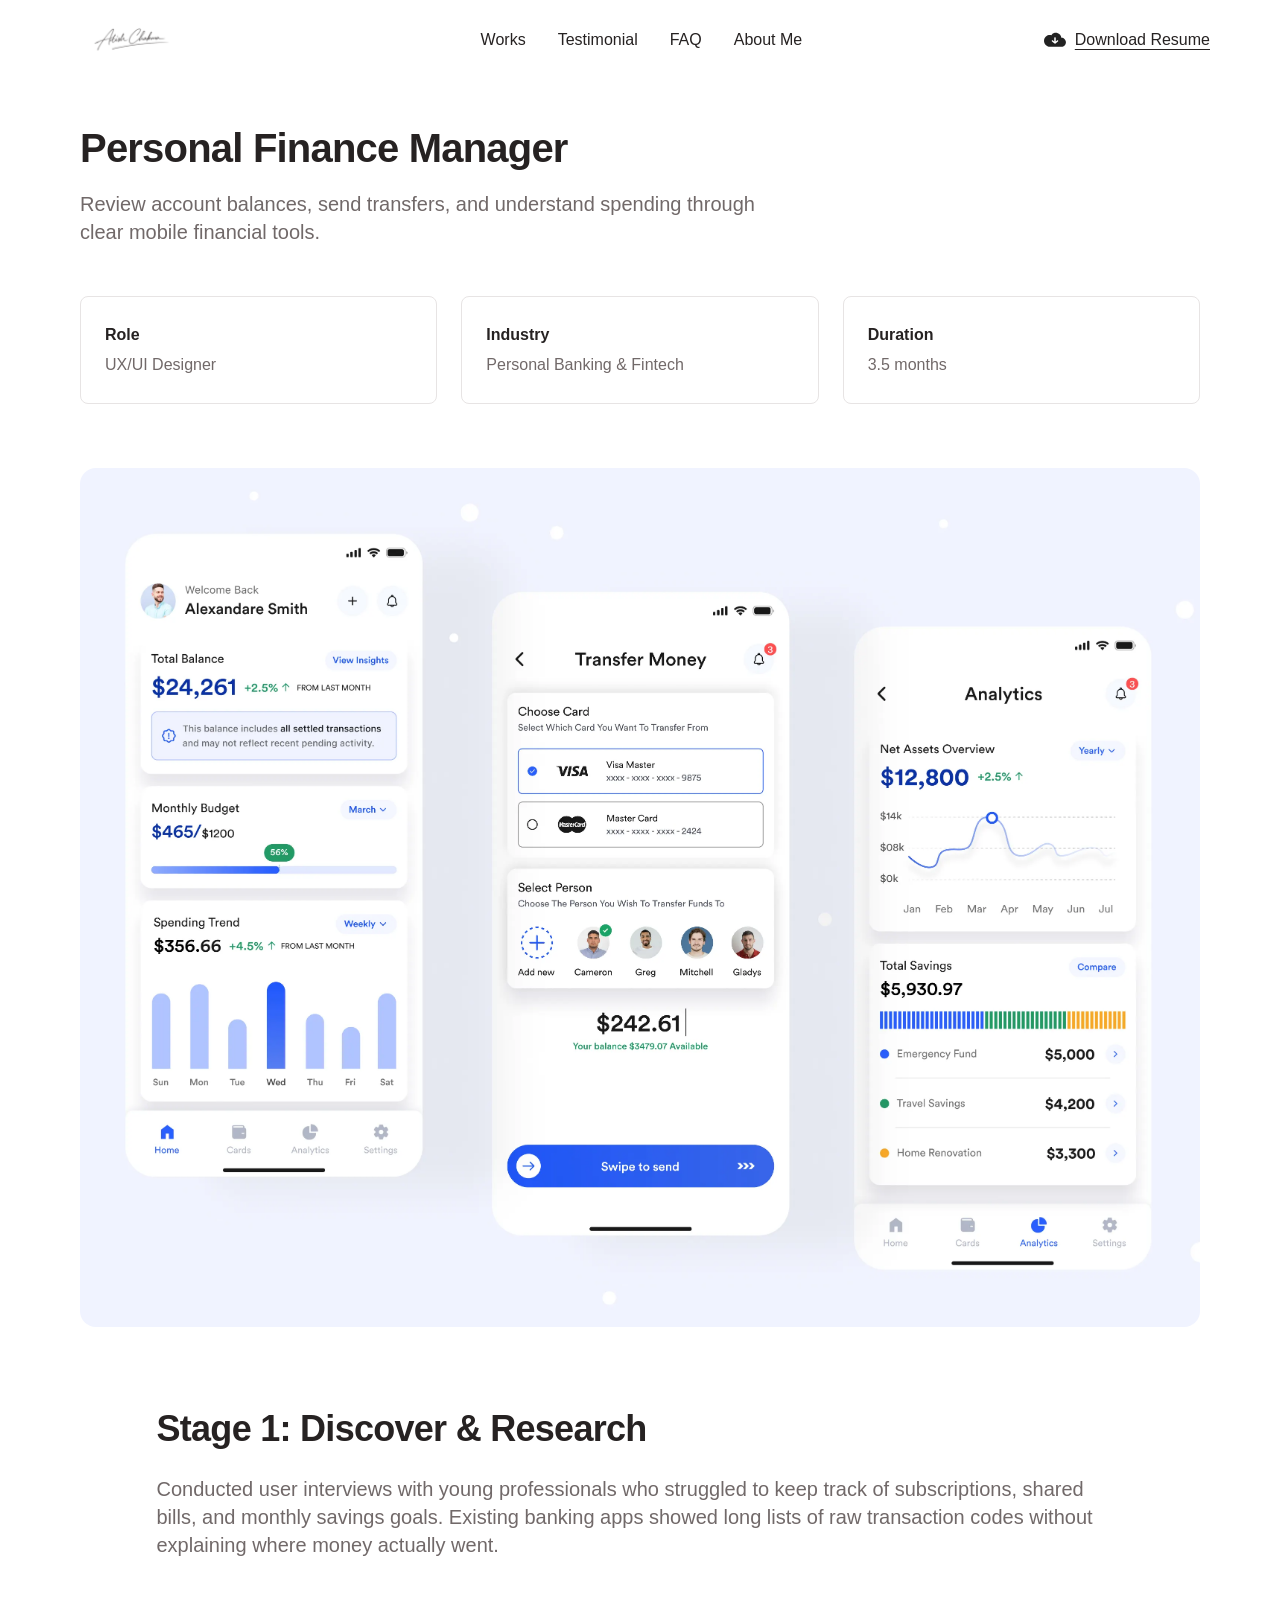
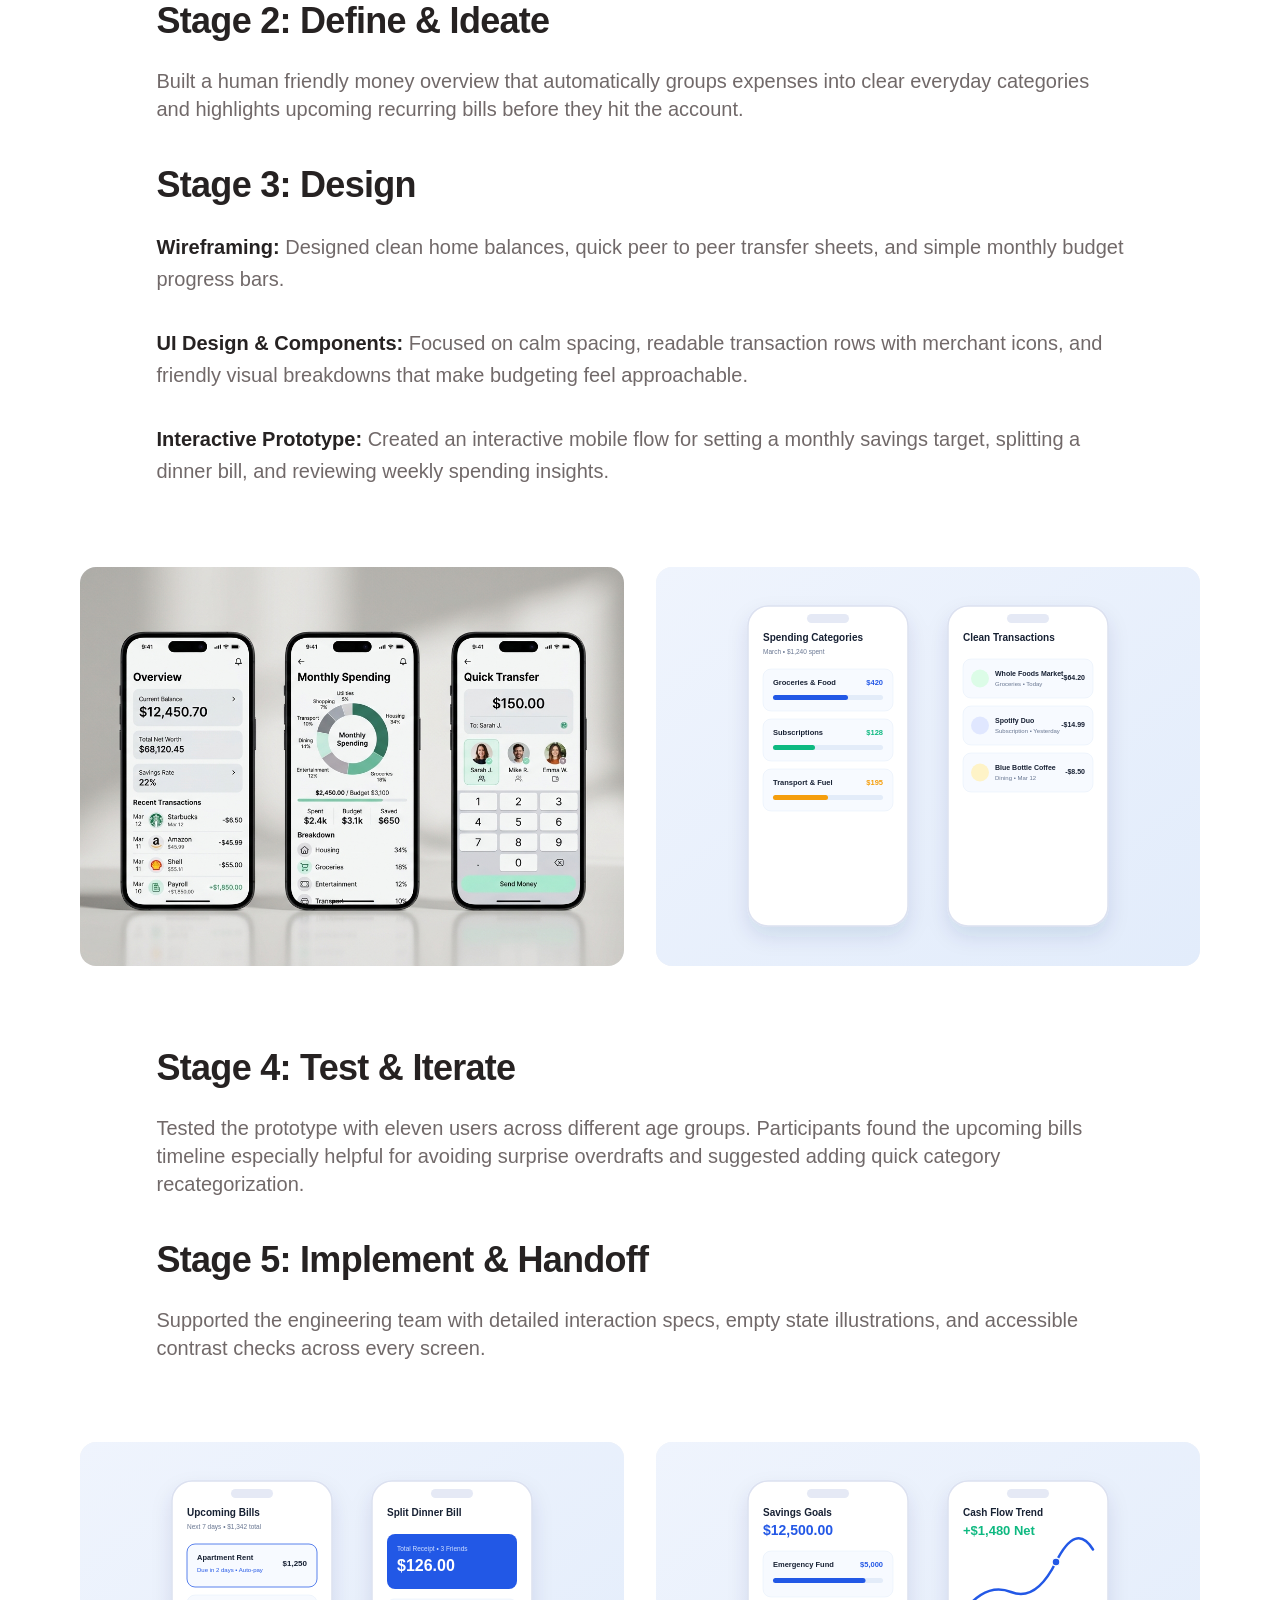
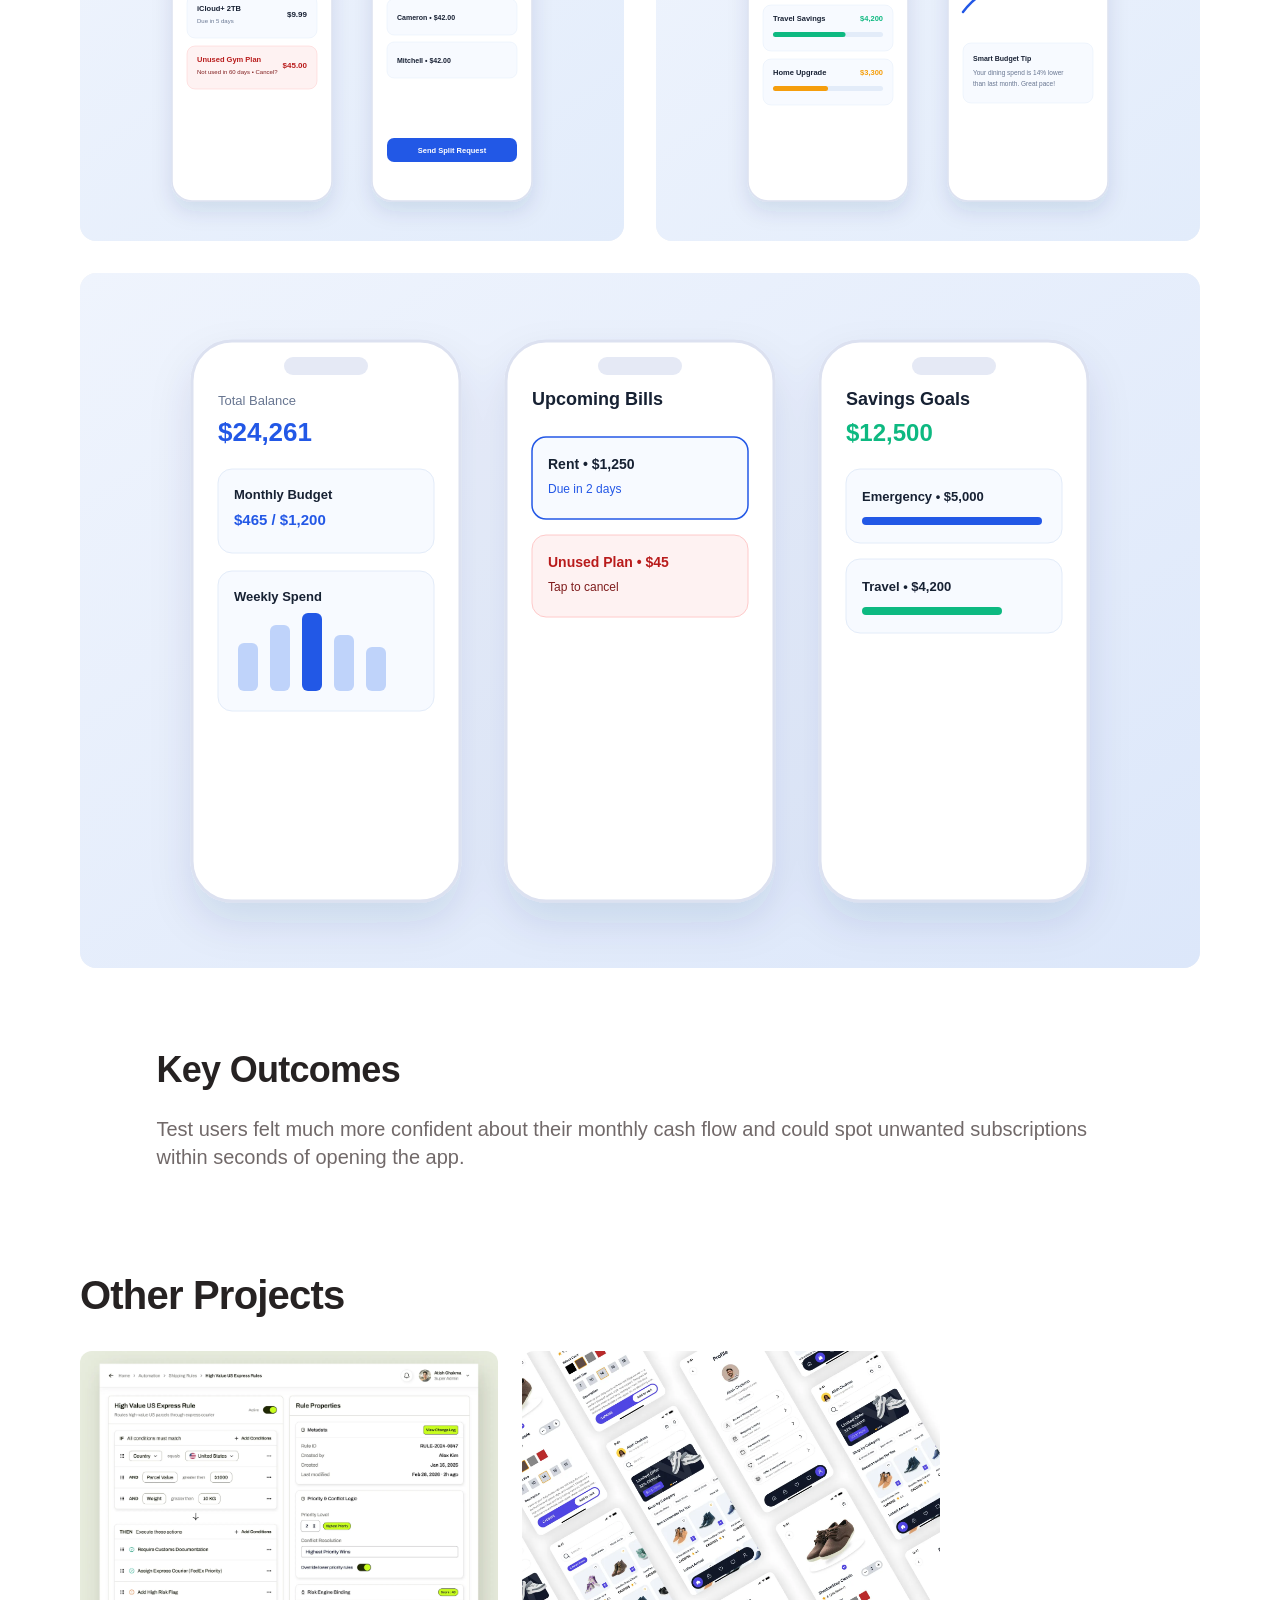
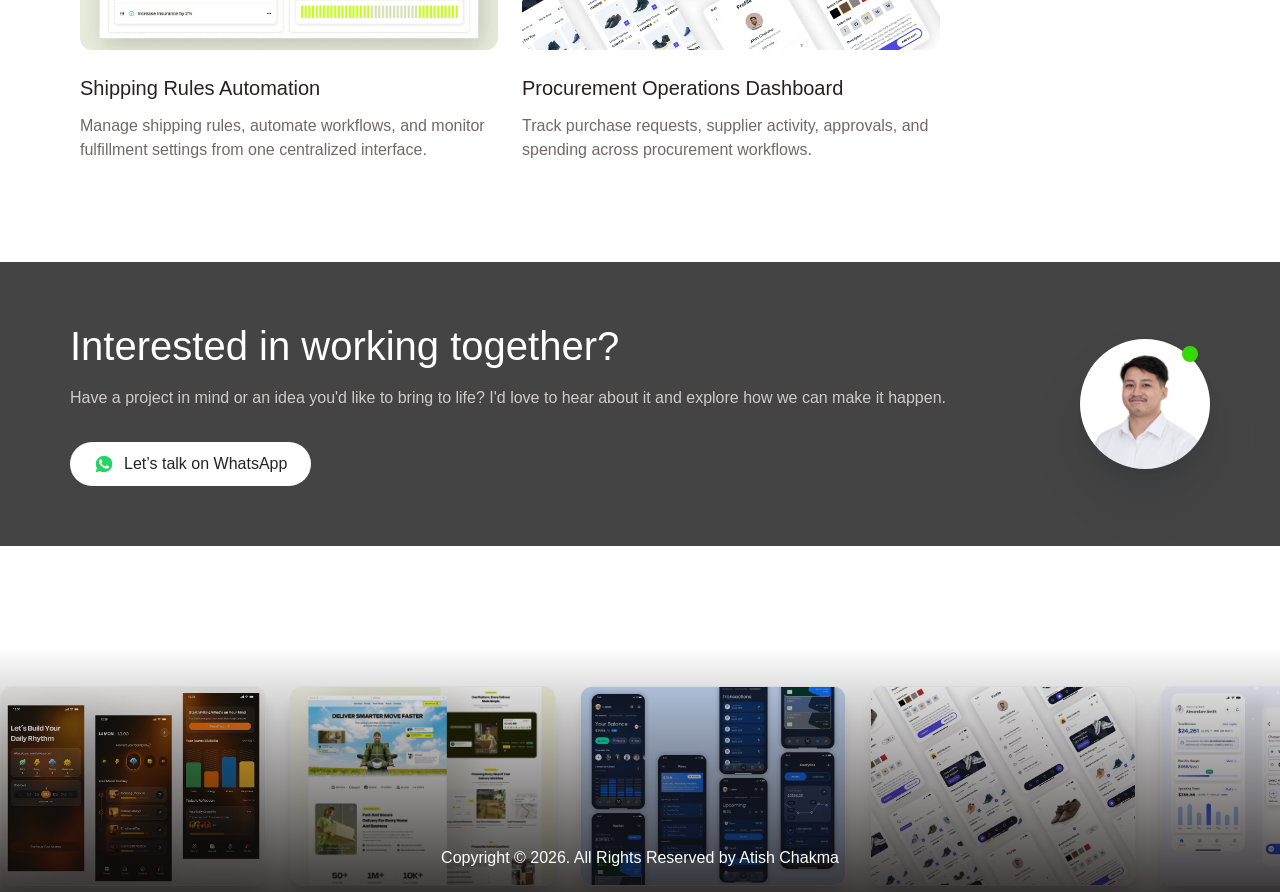
<file: project-6.html>
<!DOCTYPE html>
<html lang="en">
<head>
  <meta charset="UTF-8" />
  <meta name="viewport" content="width=device-width, initial-scale=1.0" />
  <title>Personal Finance Manager — Mobile UX Case Study | Atish Chakma</title>
  <!-- SEO & Structured Data -->
  <meta name="description" content="Mobile UX/UI case study by Atish Chakma for Personal Finance Manager: clear account balances, upcoming bills timeline, transfers, and savings goals." />
  <meta name="author" content="Atish Chakma" />
  <meta name="robots" content="index, follow" />
  <link rel="canonical" href="https://atish.work/personal-finance-manager" />
  <meta property="og:type" content="article" />
  <meta property="og:site_name" content="Atish Chakma — UX Engineer" />
  <meta property="og:title" content="Personal Finance Manager — Mobile UX Case Study | Atish Chakma" />
  <meta property="og:description" content="Mobile UX/UI case study by Atish Chakma for Personal Finance Manager: clear account balances, upcoming bills timeline, transfers, and savings goals." />
  <meta property="og:url" content="https://atish.work/personal-finance-manager" />
  <meta property="og:image" content="https://atish.work/assets/project-6.png" />
  <meta property="og:image:alt" content="Personal Finance Manager mobile UI by Atish Chakma" />
  <meta name="twitter:card" content="summary_large_image" />
  <meta name="twitter:title" content="Personal Finance Manager — Mobile UX Case Study | Atish Chakma" />
  <meta name="twitter:description" content="Mobile UX/UI case study by Atish Chakma for Personal Finance Manager: clear account balances, upcoming bills timeline, transfers, and savings goals." />
  <meta name="twitter:image" content="https://atish.work/assets/project-6.png" />
  <script type="application/ld+json">
{
  "@context": "https://schema.org",
  "@type": "CreativeWork",
  "name": "Personal Finance Manager",
  "headline": "Personal Finance Manager — Mobile UX/UI Case Study",
  "description": "Review account balances, send transfers, and understand spending through clear mobile financial tools.",
  "url": "https://atish.work/personal-finance-manager",
  "image": "https://atish.work/assets/project-6.png",
  "author": {
    "@type": "Person",
    "@id": "https://atish.work/#person",
    "name": "Atish Chakma",
    "jobTitle": "UX Engineer",
    "url": "https://atish.work/",
    "image": "https://atish.work/assets/profile-photo.png",
    "description": "UX Engineer focused on bridging the gap between design and development to create intuitive, functional, and user friendly digital experiences.",
    "sameAs": [
      "https://dribbble.com/AtishUX",
      "https://www.linkedin.com/in/uxatish/",
      "https://www.facebook.com/uxatish",
      "https://www.fiverr.com/s/P4wNdgx"
    ]
  }
}
  </script>
  <!-- /SEO & Structured Data -->
  <link rel="icon" type="image/svg+xml" href="assets/favicon.svg" />
  <link rel="apple-touch-icon" href="assets/profile-photo.png" />
  <link rel="stylesheet" href="style.css" />
</head>
<body class="project-details-body page-ready">
  <div class="page-wrapper" id="mainPage">
    <!-- Sticky Navbar (#41:2270) -->
    <header class="scrolled-navbar is-visible" id="scrolledNavbar" aria-label="Primary Navigation">
      <div class="container scrolled-nav-inner">
        <div class="nav-left-spacer">
          <a href="index.html" class="nav-brand-avatar" aria-label="Back to Home">
            <img src="assets/nav-signature.svg" alt="Atish Chakma" height="38" />
          </a>
        </div>

        <nav class="scrolled-nav-links">
          <a href="index.html#works">Works</a>
          <a href="index.html#testimonial">Testimonial</a>
          <a href="index.html#faq">FAQ</a>
          <a href="about.html">About Me</a>
        </nav>

        <a href="#resume" class="resume-link">
          <img src="assets/icon-download.svg" alt="" width="24" height="24" />
          <span>Download Resume</span>
        </a>

        <button type="button" class="mobile-menu-btn mobile-menu-btn-scrolled" aria-label="Toggle Menu" aria-expanded="false">
          <span></span>
          <span></span>
          <span></span>
        </button>
      </div>
    </header>

    <!-- Mobile Navigation Drawer -->
    <div class="mobile-drawer" id="mobileDrawer">
      <a href="index.html#works" class="mobile-nav-item">Works</a>
      <a href="index.html#testimonial" class="mobile-nav-item">Testimonial</a>
      <a href="index.html#faq" class="mobile-nav-item">FAQ</a>
      <a href="about.html" class="mobile-nav-item">About Me</a>
      <a href="#resume" class="resume-link mobile-resume">
        <img src="assets/icon-download.svg" alt="" width="24" height="24" />
        <span>Download Resume</span>
      </a>
    </div>

    <!-- ==================================================================
         PROJECT DETAILS CONTENT (#19:1259)
         ================================================================== -->
    <main class="project-details-main">
      <div class="project-details-container">
        <section class="project-hero">
          <div class="project-hero-text fade-in-item" style="--delay: 0.04s">
            <h1 class="project-detail-title">Personal Finance Manager</h1>
            <p class="project-detail-subtitle">Review account balances, send transfers, and understand spending through clear mobile financial tools.</p>
          </div>

          <div class="meta-cards-grid fade-in-item" style="--delay: 0.1s">
            <div class="meta-card">
              <span class="meta-label">Role</span>
              <span class="meta-value">UX/UI Designer</span>
            </div>
            <div class="meta-card">
              <span class="meta-label">Industry</span>
              <span class="meta-value">Personal Banking &amp; Fintech</span>
            </div>
            <div class="meta-card">
              <span class="meta-label">Duration</span>
              <span class="meta-value">3.5 months</span>
            </div>
          </div>
        </section>

        <div class="project-showcase-hero fade-in-item" style="--delay: 0.14s">
          <img src="assets/project-6.png" alt="Personal Finance Manager Overview" />
        </div>

        <section class="stage-stack">
          <div class="stage-block fade-in-item">
            <h2 class="stage-heading">Stage 1: Discover &amp; Research</h2>
            <p class="stage-body">Conducted user interviews with young professionals who struggled to keep track of subscriptions, shared bills, and monthly savings goals. Existing banking apps showed long lists of raw transaction codes without explaining where money actually went.</p>
          </div>

          <div class="stage-block fade-in-item">
            <h2 class="stage-heading">Stage 2: Define &amp; Ideate</h2>
            <p class="stage-body">Built a human friendly money overview that automatically groups expenses into clear everyday categories and highlights upcoming recurring bills before they hit the account.</p>
          </div>

          <div class="stage-block fade-in-item">
            <h2 class="stage-heading">Stage 3: Design</h2>
            <div class="stage-bullets">
              <p class="stage-bullet-item"><strong>Wireframing:</strong> Designed clean home balances, quick peer to peer transfer sheets, and simple monthly budget progress bars.</p>
              <p class="stage-bullet-item"><strong>UI Design &amp; Components:</strong> Focused on calm spacing, readable transaction rows with merchant icons, and friendly visual breakdowns that make budgeting feel approachable.</p>
              <p class="stage-bullet-item"><strong>Interactive Prototype:</strong> Created an interactive mobile flow for setting a monthly savings target, splitting a dinner bill, and reviewing weekly spending insights.</p>
            </div>
          </div>
        </section>

        <div class="project-mockup-grid-2 fade-in-item">
          <div class="project-mockup-tile">
            <img src="assets/detail-finance-1.png" alt="Personal Finance Manager Screen 1" />
          </div>
          <div class="project-mockup-tile">
            <img src="assets/detail-finance-2.svg" alt="Personal Finance Manager Screen 2" />
          </div>
        </div>

        <section class="stage-stack">
          <div class="stage-block fade-in-item">
            <h2 class="stage-heading">Stage 4: Test &amp; Iterate</h2>
            <p class="stage-body">Tested the prototype with eleven users across different age groups. Participants found the upcoming bills timeline especially helpful for avoiding surprise overdrafts and suggested adding quick category recategorization.</p>
          </div>

          <div class="stage-block fade-in-item">
            <h2 class="stage-heading">Stage 5: Implement &amp; Handoff</h2>
            <p class="stage-body">Supported the engineering team with detailed interaction specs, empty state illustrations, and accessible contrast checks across every screen.</p>
          </div>
        </section>

        <div class="project-mockup-grid-2 fade-in-item">
          <div class="project-mockup-tile">
            <img src="assets/detail-finance-3.svg" alt="Personal Finance Manager Screen 3" />
          </div>
          <div class="project-mockup-tile">
            <img src="assets/detail-finance-4.svg" alt="Personal Finance Manager Screen 4" />
          </div>
        </div>

        <div class="project-showcase-full fade-in-item">
          <img src="assets/detail-finance-5.svg" alt="Personal Finance Manager Final Interface" />
        </div>

        <section class="stage-stack stage-stack-outcomes">
          <div class="stage-block fade-in-item">
            <h2 class="stage-heading">Key Outcomes</h2>
            <p class="stage-body">Test users felt much more confident about their monthly cash flow and could spot unwanted subscriptions within seconds of opening the app.</p>
          </div>
        </section>

        <!-- Other Projects (Exactly 2 Cards) -->
        <section class="other-projects-section">
          <h2 class="other-projects-heading fade-in-item">Other Projects</h2>
          <div class="other-projects-grid">
            <a href="project-1.html" class="project-card fade-in-item" style="--delay: 0.05s">
              <div class="project-thumb-wrap">
                <img src="assets/project-1.png" alt="Shipping Rules Automation" class="project-thumb" />
                <div class="project-hover-pill">
                  <span>View Project</span>
                  <span class="view-arrow">→</span>
                </div>
              </div>
              <div class="project-info">
                <h3 class="project-title">Shipping Rules Automation</h3>
                <p class="project-desc">Manage shipping rules, automate workflows, and monitor fulfillment settings from one centralized interface.</p>
              </div>
            </a>
            <a href="project-2.html" class="project-card fade-in-item" style="--delay: 0.1s">
              <div class="project-thumb-wrap">
                <img src="assets/mockup-4.png" alt="Procurement Operations Dashboard" class="project-thumb" />
                <div class="project-hover-pill">
                  <span>View Project</span>
                  <span class="view-arrow">→</span>
                </div>
              </div>
              <div class="project-info">
                <h3 class="project-title">Procurement Operations Dashboard</h3>
                <p class="project-desc">Track purchase requests, supplier activity, approvals, and spending across procurement workflows.</p>
              </div>
            </a>
          </div>
        </section>
      </div>
    </main>

    <!-- ==================================================================
         CTA BANNER & FOOTER MARQUEE (Identical to index.html)
         ================================================================== -->
    <footer class="site-footer" id="contact">
      <div class="cta-banner">
        <div class="container cta-inner fade-in-item">
          <div class="cta-text-col">
            <h2 class="cta-title">Interested in working together?</h2>
            <p class="cta-desc">
              Have a project in mind or an idea you'd like to bring to life? I'd love to hear about it and explore how we can make it happen.
            </p>
            <a href="https://wa.me/8801575835243" target="_blank" rel="noopener noreferrer" class="btn-lets-talk">
              <svg width="20" height="20" viewBox="0 0 24 24" fill="none" aria-hidden="true">
                <path d="M12.04 2C6.58 2 2.13 6.45 2.13 11.91C2.13 13.66 2.59 15.36 3.45 16.86L2.05 22L7.3 20.62C8.75 21.41 10.38 21.83 12.04 21.83C17.5 21.83 21.95 17.38 21.95 11.92C21.95 9.27 20.92 6.78 19.05 4.91C17.18 3.03 14.69 2 12.04 2Z" fill="#25D366"/>
                <path d="M17.47 14.38C17.17 14.23 15.71 13.51 15.44 13.41C15.17 13.31 14.97 13.26 14.77 13.56C14.57 13.86 14 14.53 13.83 14.73C13.66 14.93 13.48 14.95 13.19 14.8C12.89 14.65 11.93 14.34 10.79 13.32C9.9 12.53 9.3 11.55 9.13 11.25C8.96 10.95 9.11 10.79 9.26 10.64C9.39 10.51 9.56 10.29 9.71 10.12C9.86 9.95 9.91 9.82 10.01 9.62C10.11 9.42 10.06 9.25 9.98 9.1C9.91 8.95 9.31 7.49 9.06 6.89C8.82 6.31 8.57 6.39 8.39 6.38L7.82 6.37C7.62 6.37 7.3 6.44 7.03 6.74C6.76 7.04 5.99 7.76 5.99 9.22C5.99 10.68 7.05 12.09 7.2 12.29C7.35 12.49 9.29 15.48 12.26 16.76C12.97 17.07 13.52 17.25 13.95 17.39C14.66 17.61 15.3 17.58 15.81 17.5C16.38 17.42 17.57 16.78 17.81 16.09C18.06 15.4 18.06 14.81 17.98 14.68C17.91 14.56 17.71 14.48 17.47 14.38Z" fill="#FFFFFF"/>
              </svg>
              <span>Let’s talk on WhatsApp</span>
            </a>
          </div>

          <div class="cta-avatar-wrap">
            <img src="assets/profile-photo.png" alt="Atish Chakma" class="cta-avatar" width="130" height="130" />
            <span class="online-dot" title="Available for projects"></span>
          </div>
        </div>
      </div>

      <div class="footer-showcase-wrap">
        <div class="footer-marquee-track">
          <div class="mockup-card"><img src="assets/mockup-1-6710bb.png" alt="" /></div>
          <div class="mockup-card"><img src="assets/mockup-2.png" alt="" /></div>
          <div class="mockup-card"><img src="assets/mockup-3.png" alt="" /></div>
          <div class="mockup-card"><img src="assets/mockup-4.png" alt="" /></div>
          <div class="mockup-card"><img src="assets/mockup-5-61ff1e.png" alt="" /></div>
          <div class="mockup-card"><img src="assets/mockup-6.png" alt="" /></div>
          <div class="mockup-card bg-lavender"><img src="assets/mockup-7-4a2d52.png" alt="" /></div>
          <div class="mockup-card bg-slate"><img src="assets/mockup-8-159c0c.png" alt="" /></div>
          <div class="mockup-card" aria-hidden="true"><img src="assets/mockup-1-6710bb.png" alt="" /></div>
          <div class="mockup-card" aria-hidden="true"><img src="assets/mockup-2.png" alt="" /></div>
          <div class="mockup-card" aria-hidden="true"><img src="assets/mockup-3.png" alt="" /></div>
          <div class="mockup-card" aria-hidden="true"><img src="assets/mockup-4.png" alt="" /></div>
          <div class="mockup-card" aria-hidden="true"><img src="assets/mockup-5-61ff1e.png" alt="" /></div>
          <div class="mockup-card" aria-hidden="true"><img src="assets/mockup-6.png" alt="" /></div>
          <div class="mockup-card bg-lavender" aria-hidden="true"><img src="assets/mockup-7-4a2d52.png" alt="" /></div>
          <div class="mockup-card bg-slate" aria-hidden="true"><img src="assets/mockup-8-159c0c.png" alt="" /></div>
        </div>

        <div class="footer-gradient-overlay">
          <p class="copyright-text">Copyright © 2026. All Rights Reserved by Atish Chakma</p>
        </div>
      </div>
    </footer>
  </div>

  <script>
    (function () {

      const isHttp = window.location.protocol === 'http:' || window.location.protocol === 'https:';
      if (isHttp && window.location.pathname !== '/personal-finance-manager') {
        try {
          history.replaceState(null, '', '/personal-finance-manager');
        } catch (e) {}
      }

      document.querySelectorAll('a[href^="index.html#"]').forEach((link) => {
        link.addEventListener('click', (e) => {
          const href = link.getAttribute('href') || '';
          const hashIdx = href.indexOf('#');
          if (hashIdx !== -1) {
            e.preventDefault();
            const hash = href.slice(hashIdx);
            try {
              sessionStorage.setItem('skipIntro', '1');
              sessionStorage.setItem('scrollToSection', hash);
            } catch (err) {}
            window.location.href = isHttp ? '/' : 'index.html';
          }
        });
      });

      if (isHttp) {
        document.querySelectorAll('.nav-brand-avatar').forEach((el) => {
          el.setAttribute('href', '/');
        });
      }
      const scrolledNavbar = document.getElementById('scrolledNavbar');
      let idleTimer = null;
      let isHoveringNav = false;
      let isCursorAtTop = false;

      function scheduleNavHide() {
        clearTimeout(idleTimer);
        if (!window.matchMedia('(min-width: 1025px)').matches) return;
        if (window.scrollY >= 90 && !isHoveringNav && !isCursorAtTop) {
          idleTimer = setTimeout(() => {
            if (window.scrollY >= 90 && !isHoveringNav && !isCursorAtTop) {
              scrolledNavbar.classList.add('is-idle-hidden');
            }
          }, 1000);
        }
      }

      function updateNavbarState() {
        const y = window.scrollY;
        clearTimeout(idleTimer);

        if (y < 90) {
          scrolledNavbar.classList.add('is-visible');
          scrolledNavbar.classList.remove('is-idle-hidden');
        } else {
          scrolledNavbar.classList.add('is-visible');
          scrolledNavbar.classList.remove('is-idle-hidden');
          scheduleNavHide();
        }
      }

      window.addEventListener('scroll', updateNavbarState, { passive: true });
      window.addEventListener('mousemove', (e) => {
        if (!window.matchMedia('(min-width: 1025px)').matches) return;
        if (window.scrollY < 90) return;
        if (e.clientY <= 90) {
          isCursorAtTop = true;
          clearTimeout(idleTimer);
          scrolledNavbar.classList.add('is-visible');
          scrolledNavbar.classList.remove('is-idle-hidden');
        } else if (isCursorAtTop) {
          isCursorAtTop = false;
          if (!isHoveringNav) {
            clearTimeout(idleTimer);
            scrolledNavbar.classList.add('is-idle-hidden');
          }
        }
      }, { passive: true });

      if (scrolledNavbar) {
        scrolledNavbar.addEventListener('mouseenter', () => {
          isHoveringNav = true;
          clearTimeout(idleTimer);
        });
        scrolledNavbar.addEventListener('mouseleave', (e) => {
          isHoveringNav = false;
          if (window.scrollY >= 90 && e.clientY > 90) {
            isCursorAtTop = false;
            clearTimeout(idleTimer);
            scrolledNavbar.classList.add('is-idle-hidden');
          }
        });
      }

      const mobileBtns = document.querySelectorAll('.mobile-menu-btn');
      const mobileDrawer = document.getElementById('mobileDrawer');
      const mobileLinks = document.querySelectorAll('.mobile-nav-item');

      function closeMobileDrawer() {
        if (!mobileDrawer) return;
        mobileDrawer.classList.remove('open');
        mobileBtns.forEach((b) => {
          b.classList.remove('open');
          b.setAttribute('aria-expanded', 'false');
        });
      }

      mobileBtns.forEach((btn) => {
        btn.addEventListener('click', () => {
          const isOpen = mobileDrawer.classList.toggle('open');
          mobileBtns.forEach((b) => {
            b.classList.toggle('open', isOpen);
            b.setAttribute('aria-expanded', String(isOpen));
          });
        });
      });

      mobileLinks.forEach((link) => {
        link.addEventListener('click', closeMobileDrawer);
      });

      document.addEventListener('click', (e) => {
        if (!mobileDrawer || !mobileDrawer.classList.contains('open')) return;
        const clickedInsideDrawer = mobileDrawer.contains(e.target);
        const clickedBurger = Array.from(mobileBtns).some((b) => b.contains(e.target));
        if (!clickedInsideDrawer && !clickedBurger) {
          closeMobileDrawer();
        }
      });

      document.querySelectorAll('.nav-no-scroll').forEach((el) => {
        el.addEventListener('click', (e) => e.preventDefault());
      });

      document.querySelectorAll('.nav-brand-avatar').forEach((el) => {
        el.addEventListener('click', () => {
          try {
            sessionStorage.setItem('skipIntro', '1');
            sessionStorage.setItem('returnScrollY', '0');
          } catch (e) {}
        });
      });

      const isDesktop = window.matchMedia('(min-width: 1025px)').matches;
      const fadeItems = document.querySelectorAll('main .fade-in-item, footer .fade-in-item');

      if (isDesktop) {
        const fadeObserver = new IntersectionObserver(
          (entries) => {
            entries.forEach((entry) => {
              if (entry.isIntersecting) {
                entry.target.classList.add('is-visible');
                fadeObserver.unobserve(entry.target);
              }
            });
          },
          { threshold: 0.1, rootMargin: '0px 0px -30px 0px' }
        );
        fadeItems.forEach((el) => fadeObserver.observe(el));
      } else {
        fadeItems.forEach((el) => el.classList.add('is-visible'));
      }
    })();
  </script>
</body>
</html>
</file>
<file: style.css>
/* ==========================================================================
   Reset & Exact Figma Design Tokens (Helvetica + Exact Shadows & Colors)
   ========================================================================== */
*,
*::before,
*::after {
  box-sizing: border-box;
  margin: 0;
  padding: 0;
}

:root {
  --font-helvetica: 'Helvetica Neue', Helvetica, Arial, sans-serif;

  /* Exact Figma Colors */
  --bg-page: #F2F2F2;
  --bg-hero: #FAFAFA;
  --bg-white: #FFFFFF;
  --bg-cta: #444444;
  --border-card: #F7F6F6;
  --border-nav: #ECE9E9;
  --border-social: #938D8D;
  --text-primary: #262222;
  --text-secondary: #938D8D;
  --text-muted: #716969;
  --text-cta-sub: #D1CACA;
  --online-green: #36D904;

  /* Exact Figma Drop Shadows */
  --shadow-lg:
    0px 4px 6px -2px rgba(16, 24, 40, 0.03),
    0px 12px 16px -4px rgba(16, 24, 40, 0.08);
  --shadow-xl:
    0px 4px 6px -2px rgba(16, 24, 40, 0.03),
    0px 12px 16px -4px rgba(16, 24, 40, 0.08),
    0px 8px 8px -4px rgba(16, 24, 40, 0.03),
    0px 20px 24px -4px rgba(16, 24, 40, 0.08);
  --shadow-3xl:
    0px 4px 6px -2px rgba(16, 24, 40, 0.03),
    0px 12px 16px -4px rgba(16, 24, 40, 0.08),
    0px 32px 64px -12px rgba(16, 24, 40, 0.14);
}

html {
  scroll-behavior: smooth;
}

#works,
#testimonial,
#faq,
#about {
  scroll-margin-top: 24px;
}

body {
  font-family: var(--font-helvetica);
  background-color: var(--bg-page);
  color: var(--text-primary);
  -webkit-font-smoothing: antialiased;
  -moz-osx-font-smoothing: grayscale;
  overflow-x: hidden;
}

body.onboarding-active {
  overflow: hidden;
  height: 100vh;
}

img {
  display: block;
  max-width: 100%;
  height: auto;
}

a {
  text-decoration: none;
  color: inherit;
}

button {
  font: inherit;
  color: inherit;
  background: none;
  border: none;
  cursor: pointer;
}

.container {
  width: 100%;
  max-width: 1440px;
  margin: 0 auto;
  padding-left: 70px;
  padding-right: 70px;
}

.text-center {
  text-align: center;
}

/* ==========================================================================
   1. ONBOARDING AUTO-INTERACTION OVERLAY (#9:176)
   ========================================================================== */
.onboarding-overlay {
  position: fixed;
  inset: 0;
  z-index: 9999;
  background-color: var(--bg-hero);
  display: flex;
  align-items: center;
  justify-content: center;
  overflow: hidden;
  transition: opacity 0.6s cubic-bezier(0.22, 1, 0.36, 1), transform 0.6s cubic-bezier(0.22, 1, 0.36, 1);
}

.onboarding-overlay.is-veil-fading {
  background-color: transparent;
  pointer-events: none;
}

.onboarding-overlay.is-veil-fading .onboarding-stage {
  opacity: 0;
  transition: opacity 0.15s ease;
}

.onboarding-overlay.is-veil-fading .onboarding-dot-veil {
  opacity: 0;
}

.onboarding-overlay.is-exiting {
  opacity: 0;
  transform: scale(1.03);
  pointer-events: none;
}

/* #444444 Expanding Full-Screen Dot Veil */
.onboarding-dot-veil {
  position: fixed;
  top: 50%;
  left: 50%;
  width: 24px;
  height: 24px;
  border-radius: 50%;
  background-color: #444444;
  transform: translate(-50%, -50%) scale(0);
  opacity: 0;
  z-index: 40;
  pointer-events: none;
  transition:
    transform 0.95s cubic-bezier(0.65, 0, 0.35, 1),
    opacity 1.15s cubic-bezier(0.22, 1, 0.36, 1);
}

.onboarding-dot-veil.is-expanding {
  opacity: 1;
  transform: translate(-50%, -50%) scale(130);
}

.onboarding-stage {
  position: relative;
  width: 100%;
  max-width: 1100px;
  height: 520px;
  display: flex;
  align-items: center;
  justify-content: center;
}

.folder-unit {
  position: relative;
  width: 176px;
  height: 185px;
  display: flex;
  flex-direction: column;
  align-items: center;
  will-change: transform;
  transition: transform 0.95s cubic-bezier(0.45, 0, 0.2, 1);
}

.folder-unit.is-clicked {
  transform: scale(0.94);
}

.folder-unit.is-moved {
  transform: translateX(-160px) scale(1);
}

.folder-unit.is-curved,
.folder-unit.is-fanned {
  transform: translateX(-160px) rotate(9deg) scale(1);
}

.folder-back {
  position: absolute;
  top: 0;
  left: 0;
  width: 176px;
  height: 148px;
  z-index: 1;
}

.folder-front {
  position: absolute;
  top: 25px;
  left: -12px;
  width: 200px;
  max-width: none;
  height: 147px;
  z-index: 10;
  transition: transform 0.45s cubic-bezier(0.22, 1, 0.36, 1);
  transform-origin: bottom center;
}

.folder-unit.is-curved .folder-front,
.folder-unit.is-fanned .folder-front {
  transform: perspective(600px) rotateX(-16deg) translateY(2px);
}

.folder-label {
  position: absolute;
  top: 174px;
  left: 50%;
  transform: translateX(-50%);
  white-space: nowrap;
  font-size: 16px;
  font-weight: 400;
  line-height: 1.5;
  color: var(--text-primary);
  z-index: 12;
}

.folder-click-ripple {
  position: absolute;
  top: 78px;
  left: 50%;
  width: 24px;
  height: 24px;
  border-radius: 50%;
  border: 2px solid rgba(5, 145, 222, 0.65);
  transform: translate(-50%, -50%) scale(0);
  opacity: 0;
  z-index: 15;
  pointer-events: none;
}

.folder-click-ripple.active {
  animation: clickRipple 0.6s ease-out forwards;
}

@keyframes clickRipple {
  0% {
    transform: translate(-50%, -50%) scale(0.4);
    opacity: 0.95;
  }
  100% {
    transform: translate(-50%, -50%) scale(3.4);
    opacity: 0;
  }
}

/* 8 Mockup Cards inside the folder, fanning out cleanly */
.folder-cards-fan {
  position: absolute;
  top: 28px;
  left: 16px;
  width: 144px;
  height: 110px;
  z-index: 5;
  pointer-events: none;
}

.fan-card {
  position: absolute;
  inset: 0;
  background: var(--bg-white);
  border: 1px solid var(--border-card);
  border-radius: 8px;
  box-shadow: var(--shadow-lg);
  overflow: hidden;
  opacity: 0;
  transform: translate(0, 12px) scale(0.65) rotate(0deg);
  transition:
    transform 0.85s cubic-bezier(0.22, 1, 0.36, 1),
    opacity 0.55s ease;
}

.fan-card img {
  width: 100%;
  height: 100%;
  object-fit: cover;
}

.folder-unit.is-fanned .fan-card {
  opacity: 1;
}

/* Cascading fan arc matching Figma #9:206 -> #9:306 */
.folder-unit.is-fanned .fan-card-1 {
  transform: translate(80px, -46px) scale(1.22) rotate(-5deg);
  transition-delay: 0.04s;
  z-index: 8;
}
.folder-unit.is-fanned .fan-card-2 {
  transform: translate(132px, -56px) scale(1.26) rotate(-2deg);
  transition-delay: 0.1s;
  z-index: 7;
}
.folder-unit.is-fanned .fan-card-3 {
  transform: translate(188px, -52px) scale(1.3) rotate(1deg);
  transition-delay: 0.16s;
  z-index: 6;
}
.folder-unit.is-fanned .fan-card-4 {
  transform: translate(244px, -38px) scale(1.33) rotate(4deg);
  transition-delay: 0.22s;
  z-index: 5;
}
.folder-unit.is-fanned .fan-card-5 {
  transform: translate(302px, -16px) scale(1.36) rotate(7deg);
  transition-delay: 0.28s;
  z-index: 4;
}
.folder-unit.is-fanned .fan-card-6 {
  transform: translate(358px, 12px) scale(1.38) rotate(10deg);
  transition-delay: 0.34s;
  z-index: 3;
}
.folder-unit.is-fanned .fan-card-7 {
  transform: translate(410px, 42px) scale(1.4) rotate(13deg);
  transition-delay: 0.4s;
  z-index: 2;
}
.folder-unit.is-fanned .fan-card-8 {
  transform: translate(456px, 74px) scale(1.42) rotate(16deg);
  transition-delay: 0.46s;
  z-index: 1;
}

/* Animated Pointer Cursor (#9:200) */
.onboarding-cursor {
  position: absolute;
  top: 50%;
  left: 50%;
  width: 27px;
  height: 42px;
  transform: translate(160px, 110px);
  filter: drop-shadow(0px 1px 1.8px rgba(0, 0, 0, 0.65));
  z-index: 30;
  pointer-events: none;
  transition: transform 0.62s cubic-bezier(0.22, 1, 0.36, 1);
}

.onboarding-cursor.move-to-folder {
  transform: translate(12px, -8px);
}

.onboarding-cursor.is-clicking {
  transform: translate(12px, -8px) scale(0.84);
}

.skip-intro-btn {
  position: fixed;
  right: 32px;
  bottom: 28px;
  padding: 8px 16px;
  border-radius: 999px;
  background: var(--bg-white);
  border: 1px solid var(--border-nav);
  box-shadow: var(--shadow-lg);
  font-size: 14px;
  color: var(--text-primary);
  transition: transform 0.2s ease, opacity 0.2s ease;
}

.skip-intro-btn:hover {
  transform: translateY(-1px);
}

/* ==========================================================================
   2. MINIMAL & CLEAN FADE-IN ANIMATIONS
   ========================================================================== */
.fade-in-item {
  opacity: 0;
  transform: translateY(16px);
  transition:
    opacity 0.65s cubic-bezier(0.22, 1, 0.36, 1) var(--delay, 0s),
    transform 0.65s cubic-bezier(0.22, 1, 0.36, 1) var(--delay, 0s);
}

.fade-in-item.is-visible {
  opacity: 1;
  transform: translateY(0);
}

.hero-surface .fade-in-item {
  transition:
    opacity 0.95s cubic-bezier(0.22, 1, 0.36, 1) var(--delay, 0s),
    transform 0.95s cubic-bezier(0.22, 1, 0.36, 1) var(--delay, 0s);
}

/* ==========================================================================
   3. DUAL SMART NAVBAR (#15:372 Pill + #41:2270 Scrolled Sticky)
   ========================================================================== */
.top-nav-header {
  position: relative;
  z-index: 40;
  background-color: var(--bg-hero);
  padding-top: 32px;
}

.top-nav-inner {
  display: flex;
  align-items: center;
  justify-content: space-between;
}

.nav-left-spacer {
  width: 170px;
  flex-shrink: 0;
}

.pill-navbar {
  height: 66px;
  padding: 10px 24px;
  background-color: var(--bg-white);
  border: 1px solid var(--border-card);
  border-radius: 100px;
  box-shadow: var(--shadow-lg);
  display: inline-flex;
  align-items: center;
  gap: 32px;
}

.pill-navbar a,
.scrolled-nav-links a {
  display: inline-block;
  font-size: 16px;
  font-weight: 400;
  line-height: 1.5;
  color: var(--text-primary);
  transition: transform 0.22s cubic-bezier(0.22, 1, 0.36, 1);
}

.pill-navbar a:hover,
.scrolled-nav-links a:hover {
  transform: translateY(-1px) scale(1.06);
}

.resume-link {
  display: inline-flex;
  align-items: center;
  gap: 8px;
  font-size: 16px;
  font-weight: 400;
  line-height: 1.5;
  color: var(--text-primary);
  text-decoration: underline;
  text-underline-offset: 4px;
  transition: transform 0.22s cubic-bezier(0.22, 1, 0.36, 1);
}

.resume-link:hover {
  transform: translateY(-1px) scale(1.05);
}

.resume-link img {
  display: block;
  transform-origin: center;
  animation: resumeIconNudge 6s cubic-bezier(0.36, 0.07, 0.19, 0.97) infinite;
}

.resume-link:hover img {
  animation: resumeIconVibrateContinuous 0.65s cubic-bezier(0.36, 0.07, 0.19, 0.97) infinite;
}

@keyframes resumeIconVibrateContinuous {
  0%, 100% {
    transform: translate3d(0, 0, 0) rotate(0deg);
  }
  20% {
    transform: translate3d(-1px, -1px, 0) rotate(-9deg);
  }
  40% {
    transform: translate3d(1px, 1px, 0) rotate(9deg);
  }
  60% {
    transform: translate3d(-1px, 0, 0) rotate(-6deg);
  }
  80% {
    transform: translate3d(1px, -1px, 0) rotate(6deg);
  }
}

@keyframes resumeIconNudge {
  0%, 86%, 100% {
    transform: translate3d(0, 0, 0) rotate(0deg);
  }
  88.5% {
    transform: translate3d(-1px, -1px, 0) rotate(-9deg);
  }
  91% {
    transform: translate3d(1px, 1px, 0) rotate(9deg);
  }
  93.5% {
    transform: translate3d(-1px, 0, 0) rotate(-6deg);
  }
  96% {
    transform: translate3d(1px, -1px, 0) rotate(5deg);
  }
  98% {
    transform: translate3d(0, 0, 0) rotate(-2deg);
  }
}

/* Scrolled Sticky Navbar (#41:2270) */
.scrolled-navbar {
  position: fixed;
  top: 0;
  left: 0;
  right: 0;
  height: 80px;
  background-color: rgba(255, 255, 255, 0.87);
  backdrop-filter: blur(2px);
  -webkit-backdrop-filter: blur(2px);
  z-index: 100;
  display: flex;
  align-items: center;
  transform: translateY(-110%);
  opacity: 0;
  pointer-events: none;
  transition: transform 0.32s cubic-bezier(0.22, 1, 0.36, 1), opacity 0.28s ease;
}

.scrolled-navbar.is-visible {
  transform: translateY(0);
  opacity: 1;
  pointer-events: auto;
}

.scrolled-navbar.is-idle-hidden {
  transform: translateY(-110%);
  opacity: 0;
  pointer-events: none;
}

.scrolled-nav-inner {
  display: flex;
  align-items: center;
  justify-content: space-between;
}

.scrolled-nav-links {
  display: flex;
  align-items: center;
  gap: 32px;
}

/* Mobile Menu Button & Drawer */
.mobile-menu-btn {
  display: none;
  width: 30px;
  height: 22px;
  flex-direction: column;
  justify-content: space-between;
}

.mobile-menu-btn span {
  display: block;
  width: 100%;
  height: 2px;
  background-color: var(--text-primary);
  border-radius: 2px;
  transition: transform 0.25s ease, opacity 0.25s ease;
}

.mobile-menu-btn.open span:nth-child(1) {
  transform: translateY(10px) rotate(45deg);
}
.mobile-menu-btn.open span:nth-child(2) {
  opacity: 0;
}
.mobile-menu-btn.open span:nth-child(3) {
  transform: translateY(-10px) rotate(-45deg);
}

.mobile-drawer {
  display: none;
  position: fixed;
  top: 84px;
  left: 20px;
  right: 20px;
  background: var(--bg-white);
  border: 1px solid var(--border-card);
  border-radius: 20px;
  box-shadow: var(--shadow-xl);
  padding: 24px;
  flex-direction: column;
  gap: 18px;
  z-index: 120;
}

.mobile-drawer.open {
  display: flex;
}

.mobile-nav-item {
  font-size: 16px;
  color: var(--text-primary);
  padding: 6px 0;
}

/* ==========================================================================
   4. HERO SURFACE (#19:455)
   ========================================================================== */
.hero-surface {
  background-color: var(--bg-hero);
  border-radius: 0 0 60px 60px;
  padding-top: 60px;
  padding-bottom: 64px;
  overflow: hidden;
}

.hero-intro-block {
  display: flex;
  flex-direction: column;
  gap: 32px;
}

.hero-photo {
  width: 70px;
  height: 70px;
  border-radius: 100px;
  object-fit: cover;
  box-shadow: var(--shadow-3xl);
}

.hero-text-stack {
  display: flex;
  flex-direction: column;
  gap: 42px;
}

.hero-headings {
  display: flex;
  flex-direction: column;
  gap: 24px;
}

.hero-title {
  font-size: 36px;
  font-weight: 400;
  line-height: 1.42;
  color: var(--text-primary);
}

.hero-title strong {
  font-weight: 700;
  letter-spacing: -0.03em;
}

.hero-subtitle {
  font-size: 20px;
  font-weight: 400;
  line-height: 1.4;
  color: var(--text-secondary);
}

/* Social Circles (#15:405) */
.social-links {
  display: flex;
  align-items: center;
  gap: 12px;
}

.social-circle {
  width: 34px;
  height: 34px;
  border-radius: 17px;
  background-color: var(--bg-hero);
  border: 1.5px solid var(--border-social);
  display: inline-flex;
  align-items: center;
  justify-content: center;
  transition: transform 0.25s ease, background-color 0.25s ease, border-color 0.25s ease;
}

.social-circle:hover {
  transform: translateY(-2px);
  background-color: var(--bg-white);
  border-color: var(--text-primary);
}

/* Hero Portfolio Horizontal Marquee (#15:421) */
.hero-marquee-outer {
  margin-top: 80px;
  width: 100%;
  overflow: hidden;
  padding: 16px 0 28px;
}

.hero-marquee-track {
  display: flex;
  align-items: center;
  gap: 24px;
  width: max-content;
  animation: horizontalMarquee 58s linear infinite;
  animation-play-state: paused;
}

.hero-marquee-track.is-running {
  animation-play-state: running;
}

@keyframes horizontalMarquee {
  0% {
    transform: translateX(0);
  }
  100% {
    transform: translateX(-50%);
  }
}

.mockup-card {
  width: 266px;
  height: 200px;
  border-radius: 12px;
  background-color: var(--bg-white);
  border: 1px solid var(--border-card);
  box-shadow: var(--shadow-xl);
  overflow: hidden;
  flex-shrink: 0;
  transition: transform 0.35s cubic-bezier(0.22, 1, 0.36, 1);
}

.mockup-card:hover {
  transform: translateY(-4px);
}

.mockup-card.bg-lavender {
  background-color: #F5F0FF;
}

.mockup-card.bg-slate {
  background-color: #DBE1ED;
}

.mockup-card img {
  width: 100%;
  height: 100%;
  object-fit: cover;
}

/* ==========================================================================
   5. SELECTED PROJECTS (#19:535 - #19:559)
   ========================================================================== */
.projects-section {
  padding-top: 120px;
  padding-bottom: 50px;
}

.section-heading {
  font-size: 40px;
  font-weight: 400;
  line-height: 1.2;
  color: var(--text-primary);
  margin-bottom: 50px;
}

.projects-grid {
  display: grid;
  grid-template-columns: repeat(3, 1fr);
  column-gap: 24px;
  row-gap: 42px;
}

.project-card {
  display: flex;
  flex-direction: column;
  gap: 24px;
}

.project-thumb-wrap {
  position: relative;
  width: 100%;
  aspect-ratio: 418 / 299;
  border-radius: 12px;
  overflow: hidden;
  background-color: var(--bg-white);
}

.project-thumb-wrap::after {
  content: '';
  position: absolute;
  inset: 0;
  background-color: rgba(12, 14, 18, 0.52);
  backdrop-filter: blur(4px);
  -webkit-backdrop-filter: blur(4px);
  opacity: 0;
  transition: opacity 0.32s cubic-bezier(0.22, 1, 0.36, 1);
  z-index: 1;
  pointer-events: none;
}

.project-card:hover .project-thumb-wrap::after {
  opacity: 1;
}

.project-thumb {
  width: 100%;
  height: 100%;
  object-fit: cover;
  transition: transform 0.5s cubic-bezier(0.22, 1, 0.36, 1);
}

.project-card:hover .project-thumb {
  transform: scale(1.04);
}

/* Centered Hover "View Project ->" Pill */
.project-hover-pill {
  position: absolute;
  top: 50%;
  left: 50%;
  padding: 10px 20px;
  border-radius: 100px;
  background-color: var(--bg-white);
  box-shadow: var(--shadow-xl);
  display: inline-flex;
  align-items: center;
  gap: 8px;
  font-size: 14px;
  font-weight: 500;
  color: var(--text-primary);
  opacity: 0;
  z-index: 2;
  white-space: nowrap;
  transform: translate(-50%, calc(-50% + 12px)) scale(0.95);
  transition: opacity 0.3s ease, transform 0.32s cubic-bezier(0.22, 1, 0.36, 1);
}

.project-card:hover .project-hover-pill {
  opacity: 1;
  transform: translate(-50%, -50%) scale(1);
}

.view-arrow {
  transition: transform 0.25s ease;
}

.project-card:hover .view-arrow {
  transform: translateX(3px);
}

.project-info {
  display: flex;
  flex-direction: column;
  gap: 12px;
}

.project-title {
  font-size: 20px;
  font-weight: 400;
  line-height: 1.4;
  color: var(--text-primary);
}

.project-desc {
  font-size: 16px;
  font-weight: 400;
  line-height: 1.5;
  color: var(--text-muted);
}

/* ==========================================================================
   6. KIND WORDS / TESTIMONIALS (#19:619 & #36:2261)
   ========================================================================== */
.testimonials-section {
  padding-top: 100px;
  padding-bottom: 60px;
}

.testimonials-header {
  display: flex;
  align-items: center;
  justify-content: space-between;
  margin-bottom: 50px;
}

.testimonials-header .section-heading {
  margin-bottom: 0;
}

.testimonial-controls {
  display: flex;
  align-items: center;
  gap: 24px;
}

.circle-arrow-btn {
  width: 42px;
  height: 42px;
  border-radius: 21px;
  border: 1px solid var(--text-secondary);
  display: inline-flex;
  align-items: center;
  justify-content: center;
  transition: background-color 0.25s ease, border-color 0.25s ease, transform 0.2s ease;
}

.circle-arrow-btn:hover {
  background-color: var(--bg-white);
  border-color: var(--text-primary);
  transform: scale(1.06);
}

.testimonials-viewport {
  width: 100%;
  overflow-x: auto;
  -webkit-overflow-scrolling: touch;
  touch-action: pan-x pan-y;
  scrollbar-width: none;
  -ms-overflow-style: none;
  padding: 8px 0 24px;
}

.testimonials-viewport::-webkit-scrollbar {
  display: none;
}

.testimonials-track {
  display: flex;
  align-items: stretch;
  gap: 24px;
  padding-left: 70px;
  width: max-content;
}

.testimonial-card {
  width: 450px;
  min-height: 340px;
  padding: 24px;
  background-color: var(--bg-white);
  border: 1px solid var(--border-card);
  border-radius: 12px;
  box-shadow: var(--shadow-lg);
  display: flex;
  flex-direction: column;
  justify-content: space-between;
  gap: 20px;
  flex-shrink: 0;
  transition: transform 0.3s ease;
}

.testimonial-card:hover {
  transform: translateY(-3px);
}

.testi-top {
  display: flex;
  flex-direction: column;
  gap: 18px;
}

.testi-header-row {
  display: flex;
  align-items: center;
  justify-content: space-between;
}

.testi-avatar {
  width: 50px;
  height: 50px;
  border-radius: 50%;
  object-fit: cover;
}

.testi-platform {
  width: 42px;
  height: 42px;
}

.testi-body {
  display: flex;
  flex-direction: column;
  gap: 10px;
}

.testi-author {
  font-size: 20px;
  font-weight: 700;
  line-height: 1.4;
  color: var(--text-primary);
}

.testi-quote {
  font-size: 16px;
  font-weight: 400;
  line-height: 1.5;
  color: var(--text-muted);
}

.testi-stars {
  display: flex;
  align-items: center;
  gap: 4px;
}

/* ==========================================================================
   7. FREQUENTLY ASKED QUESTIONS (#19:851 - #19:906)
   ========================================================================== */
.faq-section {
  padding-top: 80px;
  padding-bottom: 120px;
}

.faq-container {
  max-width: 1340px;
}

.faq-list {
  max-width: 1200px;
  margin: 0 auto;
  display: flex;
  flex-direction: column;
  gap: 32px;
}

.faq-item {
  background-color: var(--bg-white);
  border: 1px solid var(--border-card);
  border-radius: 12px;
  box-shadow: var(--shadow-lg);
  padding: 32px;
  cursor: pointer;
  transition: box-shadow 0.25s ease;
}

.faq-item:hover {
  box-shadow: var(--shadow-xl);
}

.faq-question {
  width: 100%;
  display: flex;
  align-items: center;
  justify-content: space-between;
  gap: 20px;
  text-align: left;
  font-size: 20px;
  font-weight: 400;
  line-height: 1.4;
  color: var(--text-primary);
}

.faq-chevron {
  width: 24px;
  height: 24px;
  flex-shrink: 0;
  transform: rotate(0deg);
  transition: transform 0.3s ease;
}

.faq-item.is-open .faq-chevron {
  transform: rotate(45deg);
}

.faq-answer-wrap {
  display: grid;
  grid-template-rows: 1fr;
  transition: grid-template-rows 0.32s ease, opacity 0.28s ease;
  opacity: 1;
}

.faq-item:not(.is-open) .faq-answer-wrap {
  grid-template-rows: 0fr;
  opacity: 0;
}

.faq-answer {
  overflow: hidden;
  padding-top: 10px;
  font-size: 16px;
  font-weight: 400;
  line-height: 1.5;
  color: var(--text-muted);
  max-width: 806px;
}

.faq-item:not(.is-open) .faq-answer {
  padding-top: 0;
}

/* ==========================================================================
   8. CTA BANNER & FOOTER MARQUEE (#33:2074, #19:931, #19:1251, #19:951)
   ========================================================================== */
.site-footer {
  width: 100%;
}

.cta-banner {
  background-color: var(--bg-cta);
  padding: 60px 0;
}

.cta-inner {
  display: flex;
  align-items: center;
  justify-content: space-between;
  gap: 32px;
}

.cta-text-col {
  max-width: 958px;
  display: flex;
  flex-direction: column;
  align-items: flex-start;
  gap: 16px;
}

.cta-title {
  font-size: 40px;
  font-weight: 400;
  line-height: 1.2;
  color: var(--bg-white);
}

.cta-desc {
  font-size: 16px;
  font-weight: 400;
  line-height: 1.5;
  color: var(--text-cta-sub);
  margin-bottom: 16px;
}

.btn-lets-talk {
  display: inline-flex;
  align-items: center;
  justify-content: center;
  gap: 10px;
  padding: 10px 24px;
  background-color: var(--bg-white);
  color: var(--text-primary);
  border-radius: 40px;
  font-size: 16px;
  font-weight: 400;
  line-height: 1.5;
  transition: transform 0.25s ease, box-shadow 0.25s ease;
}

.btn-lets-talk:hover {
  transform: translateY(-2px);
  box-shadow: 0 8px 24px rgba(0, 0, 0, 0.25);
}

.cta-avatar-wrap {
  position: relative;
  width: 130px;
  height: 130px;
  flex-shrink: 0;
}

.cta-avatar {
  width: 130px;
  height: 130px;
  border-radius: 100px;
  object-fit: cover;
  box-shadow: var(--shadow-3xl);
  transition: transform 0.38s cubic-bezier(0.22, 1, 0.36, 1);
}

.cta-avatar-wrap:hover .cta-avatar {
  transform: scale(1.07);
}

.online-dot {
  position: absolute;
  top: 7px;
  right: 12px;
  width: 16px;
  height: 16px;
  border-radius: 50%;
  background-color: var(--online-green);
  box-shadow: 0 0 0 0 rgba(54, 217, 4, 0.65);
  animation: statusPulse 2.4s infinite;
}

@keyframes statusPulse {
  0% {
    box-shadow: 0 0 0 0 rgba(54, 217, 4, 0.65);
  }
  70% {
    box-shadow: 0 0 0 10px rgba(54, 217, 4, 0);
  }
  100% {
    box-shadow: 0 0 0 0 rgba(54, 217, 4, 0);
  }
}

/* Bottom Footer Project Marquee + Dark Gradient + Copyright (#45:2275) */
.footer-showcase-wrap {
  position: relative;
  width: 100%;
  height: 283px;
  margin-top: 63px;
  padding-top: 77px;
  overflow: hidden;
  background-color: var(--bg-page);
}

.footer-marquee-track {
  display: flex;
  align-items: center;
  gap: 24px;
  width: max-content;
  animation: horizontalMarquee 42s linear infinite;
}

.footer-showcase-wrap .mockup-card {
  pointer-events: none;
  user-select: none;
  -webkit-user-select: none;
}

.footer-showcase-wrap .mockup-card:hover {
  transform: none;
}

.footer-gradient-overlay {
  position: absolute;
  inset: 0;
  height: 283px;
  background: linear-gradient(180deg, rgba(13, 8, 8, 0) 14%, rgba(13, 8, 8, 0.8) 100%);
  display: flex;
  align-items: flex-end;
  justify-content: center;
  padding-bottom: 22px;
  z-index: 5;
  pointer-events: none;
}

.copyright-text {
  font-size: 16px;
  font-weight: 400;
  line-height: 1.5;
  color: var(--bg-white);
  text-align: center;
  padding: 0 20px;
}

/* ==========================================================================
   9. RESPONSIVE BREAKPOINTS (Tablet & Mobile)
   ========================================================================== */
@media (max-width: 1024px) {
  /* Disable scroll fade-in & non-clickable card hover effects on tablet/mobile */
  main .fade-in-item,
  footer .fade-in-item {
    opacity: 1 !important;
    transform: none !important;
    transition: none !important;
  }

  .mockup-card:hover,
  .testimonial-card:hover,
  .faq-item:hover {
    transform: none;
    box-shadow: var(--shadow-lg);
  }

  .project-hover-pill,
  .project-thumb-wrap::after {
    display: none !important;
  }

  .project-card:hover .project-thumb {
    transform: none !important;
    filter: none !important;
  }

  .mobile-drawer .resume-link:hover,
  .mobile-resume:hover {
    transform: none !important;
  }

  .container {
    padding-left: 36px;
    padding-right: 36px;
  }

  .nav-left-spacer {
    display: none;
  }

  .projects-grid {
    grid-template-columns: repeat(2, 1fr);
    row-gap: 40px;
  }

  .testimonials-track {
    padding-left: 36px;
  }

  .folder-unit.is-moved {
    transform: translateX(-80px) scale(0.85);
  }

  .folder-unit.is-curved,
  .folder-unit.is-fanned {
    transform: translateX(-80px) rotate(9deg) scale(0.85);
  }
}

@media (max-width: 768px) {
  .container {
    padding-left: 20px;
    padding-right: 20px;
  }

  .pill-navbar,
  .scrolled-nav-links,
  .top-nav-inner .resume-link,
  .scrolled-nav-inner .resume-link {
    display: none;
  }

  .mobile-menu-btn {
    display: flex;
  }

  .top-nav-inner {
    justify-content: flex-end;
  }

  .scrolled-nav-inner {
    justify-content: space-between;
  }

  .scrolled-navbar {
    height: 76px;
  }

  .nav-brand-avatar {
    height: 32px;
  }

  .hero-surface {
    padding-top: 36px;
    padding-bottom: 48px;
    border-radius: 0 0 36px 36px;
  }

  .hero-title {
    font-size: 26px;
  }

  .hero-subtitle {
    font-size: 17px;
  }

  .hero-marquee-outer {
    margin-top: 48px;
  }

  .mockup-card {
    width: 220px;
    height: 165px;
  }

  .projects-section {
    padding-top: 72px;
  }

  .section-heading {
    font-size: 30px;
    margin-bottom: 32px;
  }

  .projects-grid {
    grid-template-columns: 1fr;
    row-gap: 36px;
  }

  .testimonials-section {
    padding-top: 72px;
  }

  .testimonials-header {
    margin-bottom: 28px;
  }

  .testimonial-controls {
    gap: 12px;
  }

  .testimonials-track {
    padding-left: 20px;
  }

  .testimonial-card {
    width: 310px;
    min-height: 300px;
    padding: 20px;
  }

  .faq-section {
    padding-top: 60px;
    padding-bottom: 80px;
  }

  .faq-list {
    gap: 20px;
  }

  .faq-item {
    padding: 20px;
  }

  .faq-question {
    font-size: 17px;
  }

  .cta-inner {
    flex-direction: column-reverse;
    align-items: flex-start;
    gap: 24px;
  }

  .cta-title {
    font-size: 30px;
  }

  .cta-avatar-wrap,
  .cta-avatar {
    width: 96px;
    height: 96px;
  }

  .online-dot {
    top: 4px;
    right: 6px;
    width: 14px;
    height: 14px;
  }

  .footer-showcase-wrap {
    margin-top: 40px;
    padding-top: 56px;
    height: 230px;
  }

  .footer-gradient-overlay {
    height: 230px;
    padding-bottom: 24px;
  }

  .copyright-text {
    font-size: 14px;
  }

  /* Compact Onboarding on Mobile */
  .folder-unit.is-moved {
    transform: translateX(-30px) scale(0.75);
  }

  .folder-unit.is-curved,
  .folder-unit.is-fanned {
    transform: translateX(-30px) rotate(9deg) scale(0.75);
  }
  .folder-unit.is-fanned .fan-card-1 { transform: translate(45px, -36px) scale(1.05) rotate(-5deg); }
  .folder-unit.is-fanned .fan-card-2 { transform: translate(78px, -42px) scale(1.08) rotate(-2deg); }
  .folder-unit.is-fanned .fan-card-3 { transform: translate(112px, -38px) scale(1.1) rotate(1deg); }
  .folder-unit.is-fanned .fan-card-4 { transform: translate(145px, -28px) scale(1.12) rotate(4deg); }
  .folder-unit.is-fanned .fan-card-5 { transform: translate(178px, -12px) scale(1.14) rotate(7deg); }
  .folder-unit.is-fanned .fan-card-6 { transform: translate(210px, 8px) scale(1.15) rotate(10deg); }
  .folder-unit.is-fanned .fan-card-7 { transform: translate(236px, 28px) scale(1.16) rotate(13deg); }
  .folder-unit.is-fanned .fan-card-8 { transform: translate(260px, 50px) scale(1.18) rotate(16deg); }
}

/* ==========================================================================
   PROJECT DETAILS PAGE (#19:1259)
   ========================================================================== */
body.project-details-body {
  background-color: #ffffff;
}

body.project-details-body .footer-showcase-wrap {
  background-color: #ffffff;
}

body.project-details-body .top-nav-header {
  background-color: #ffffff;
}

.nav-left-spacer {
  display: flex;
  align-items: center;
}

.nav-brand-avatar {
  display: inline-flex;
  align-items: center;
  justify-content: flex-start;
  height: 38px;
  transition: transform 0.22s cubic-bezier(0.22, 1, 0.36, 1);
}

.nav-brand-avatar:hover {
  transform: scale(1.06);
}

.nav-brand-avatar img {
  width: auto;
  height: 100%;
  object-fit: contain;
  display: block;
}

.project-details-main {
  padding-top: 124px;
  padding-bottom: 100px;
  background-color: #ffffff;
}

.project-details-container {
  max-width: 1168px;
  margin: 0 auto;
  padding: 0 24px;
}

.project-hero {
  display: flex;
  flex-direction: column;
  gap: 50px;
}

.project-hero-text {
  display: flex;
  flex-direction: column;
  gap: 18px;
  max-width: 686px;
}

.project-detail-title {
  font-size: 40px;
  font-weight: 700;
  line-height: 1.2;
  letter-spacing: -0.02em;
  color: #262222;
}

.project-detail-subtitle {
  font-size: 20px;
  font-weight: 400;
  line-height: 1.4;
  color: #716969;
}

.meta-cards-grid {
  display: grid;
  grid-template-columns: repeat(3, 1fr);
  gap: 24px;
}

.meta-card {
  display: flex;
  flex-direction: column;
  justify-content: center;
  gap: 8px;
  height: 108px;
  padding: 24px;
  background-color: #ffffff;
  border: 1px solid #e7e4e4;
  border-radius: 8px;
}

.meta-label {
  font-size: 16px;
  font-weight: 700;
  line-height: 1.4;
  color: #262222;
}

.meta-value {
  font-size: 16px;
  font-weight: 400;
  line-height: 1.4;
  color: #716969;
}

.project-showcase-hero {
  margin-top: 64px;
  width: 100%;
  aspect-ratio: 1120 / 859;
  border-radius: 16px;
  overflow: hidden;
  background-color: #f3f3f3;
}

.project-showcase-hero img,
.project-mockup-tile img,
.project-showcase-full img {
  width: 100%;
  height: 100%;
  object-fit: cover;
  display: block;
}

.stage-stack {
  max-width: 967px;
  margin: 80px auto;
  display: flex;
  flex-direction: column;
  gap: 40px;
}

.stage-stack-outcomes {
  margin-bottom: 100px;
}

.stage-block {
  display: flex;
  flex-direction: column;
  gap: 24px;
}

.stage-heading {
  font-size: 36px;
  font-weight: 700;
  line-height: 1.22;
  letter-spacing: -0.02em;
  color: #262222;
}

.stage-body {
  font-size: 20px;
  font-weight: 400;
  line-height: 1.4;
  color: #716969;
}

.stage-bullets {
  display: flex;
  flex-direction: column;
  gap: 32px;
}

.stage-bullet-item {
  font-size: 20px;
  font-weight: 400;
  line-height: 1.6;
  color: #716969;
}

.stage-bullet-item strong {
  font-weight: 700;
  color: #262222;
}

.project-mockup-grid-2 {
  display: grid;
  grid-template-columns: repeat(2, 1fr);
  gap: 32px;
}

.project-mockup-tile {
  width: 100%;
  aspect-ratio: 544 / 399;
  border-radius: 16px;
  overflow: hidden;
  background-color: #f3f3f3;
}

.project-showcase-full {
  margin-top: 32px;
  width: 100%;
  aspect-ratio: 1120 / 695;
  border-radius: 16px;
  overflow: hidden;
  background-color: #f3f3f3;
}

.other-projects-section {
  display: flex;
  flex-direction: column;
  gap: 32px;
}

.other-projects-heading {
  font-size: 40px;
  font-weight: 700;
  line-height: 1.2;
  letter-spacing: -0.02em;
  color: #262222;
}

.other-projects-grid {
  display: grid;
  grid-template-columns: repeat(2, minmax(0, 418px));
  gap: 24px;
}

.other-projects-grid .project-thumb-wrap {
  aspect-ratio: 418 / 299;
}

/* Tablet Breakpoint for Project Details */
@media (max-width: 1024px) {
  body.project-details-body .nav-left-spacer,
  .scrolled-navbar .nav-left-spacer {
    display: flex;
    width: auto;
  }

  .project-details-main {
    padding-top: 112px;
    padding-bottom: 72px;
  }

  .project-detail-title,
  .other-projects-heading {
    font-size: 32px;
  }

  .stage-heading {
    font-size: 28px;
  }

  .stage-stack {
    margin: 56px auto;
  }

  .stage-stack-outcomes {
    margin-bottom: 72px;
  }

  .other-projects-grid {
    grid-template-columns: repeat(2, 1fr);
  }
}

/* Mobile Breakpoint for Project Details */
@media (max-width: 767px) {
  .project-details-main {
    padding-top: 104px;
    padding-bottom: 56px;
  }

  .project-hero {
    gap: 32px;
  }

  .project-detail-title,
  .other-projects-heading {
    font-size: 28px;
  }

  .project-detail-subtitle,
  .stage-body,
  .stage-bullet-item {
    font-size: 16px;
  }

  .stage-heading {
    font-size: 24px;
  }

  .meta-cards-grid {
    grid-template-columns: 1fr;
    gap: 14px;
  }

  .meta-card {
    height: auto;
    padding: 18px 20px;
  }

  .project-showcase-hero {
    margin-top: 40px;
    border-radius: 12px;
  }

  .stage-stack {
    margin: 44px auto;
    gap: 32px;
  }

  .stage-stack-outcomes {
    margin-bottom: 56px;
  }

  .stage-bullets {
    gap: 20px;
  }

  .project-mockup-grid-2 {
    grid-template-columns: 1fr;
    gap: 20px;
  }

  .project-mockup-tile,
  .project-showcase-full {
    border-radius: 12px;
  }

  .project-showcase-full {
    margin-top: 20px;
  }

  .other-projects-grid {
    grid-template-columns: 1fr;
    gap: 32px;
  }
}

/* ==========================================================================
   ABOUT ME PAGE (#60:2461)
   ========================================================================== */
.about-main {
  padding-top: 164px;
  padding-bottom: 110px;
  background-color: #ffffff;
  overflow-x: hidden;
}

.about-container {
  max-width: 1192px;
}

.about-hero {
  display: flex;
  align-items: flex-start;
  justify-content: space-between;
  gap: 48px;
}

.about-hero-left {
  max-width: 656px;
  display: flex;
  flex-direction: column;
  gap: 32px;
}

.about-avatar-wrap {
  width: 70px;
  height: 70px;
  border-radius: 100px;
  overflow: hidden;
  box-shadow: var(--shadow-3xl);
}

.about-avatar-wrap img {
  width: 100%;
  height: 100%;
  object-fit: cover;
  display: block;
}

.about-quote {
  font-size: 40px;
  font-weight: 400;
  line-height: 1.5;
  letter-spacing: -0.015em;
  color: #262222;
}

.about-inline-img {
  display: inline-block;
  vertical-align: middle;
  object-fit: contain;
  margin: -6px 6px 0;
}

.about-inline-jazz {
  width: 55px;
  height: 55px;
}

.about-inline-japan {
  width: 49px;
  height: 49px;
}

/* 3 Stacked Draggable Cards Stage (Exact Figma #63:2572, #63:2571, #63:2691) */
.about-cards-stage {
  position: relative;
  width: 394px;
  height: 380px;
  flex-shrink: 0;
  margin-top: 0;
}

.about-stack-card {
  position: absolute;
  background: transparent;
  pointer-events: none;
  user-select: none;
  -webkit-user-select: none;
  opacity: 0;
  transform: translate3d(var(--tx, 0px), calc(var(--ty, 0px) - 110px), 0) scale(1.42);
  transition:
    transform 0.9s cubic-bezier(0.22, 1, 0.36, 1),
    opacity 0.65s ease;
}

.about-stack-card img {
  width: 100%;
  height: 100%;
  display: block;
  pointer-events: none;
}

.card-hit-target {
  position: absolute;
  pointer-events: auto;
  cursor: grab;
  touch-action: none;
  border-radius: 10px;
}

.about-stack-card.is-dragging .card-hit-target,
.card-hit-target:active {
  cursor: grabbing;
}

.about-stack-card.is-dragging {
  transition: none;
}

.hit-mint {
  left: 75.13px;
  top: 19.13px;
  width: 320.1px;
  height: 260.08px;
  transform-origin: 0 0;
  transform: rotate(5.2929deg);
}

.hit-lime {
  left: 50.68px;
  top: 65.94px;
  width: 320.26px;
  height: 260.21px;
  transform-origin: 0 0;
  transform: rotate(-8.49108deg);
}

.hit-polaroid {
  left: 51px;
  top: 19px;
  width: 281.8px;
  height: 333.2px;
}

.about-cards-stage.is-dropped .about-stack-card {
  opacity: 1;
  transform: translate3d(var(--tx, 0px), var(--ty, 0px), 0) scale(1);
}

.about-card-mint {
  top: 45px;
  left: -51px;
  width: 445px;
  height: 391px;
  z-index: 1;
  transition-delay: 0.06s;
}

.about-card-lime {
  top: 28px;
  left: -32px;
  width: 457px;
  height: 406px;
  z-index: 2;
  transition-delay: 0.2s;
}

.about-card-polaroid {
  top: -15px;
  left: -8px;
  width: 384px;
  height: 435.5px;
  z-index: 3;
  transition-delay: 0.36s;
}

.about-cards-stage.is-dropped .about-stack-card.is-dragging {
  transition-delay: 0s;
}

/* Sections */
.about-section {
  margin-top: 96px;
}

.about-career-section {
  margin-top: 100px;
}

.about-section-heading {
  font-size: 40px;
  font-weight: 400;
  line-height: 1.2;
  letter-spacing: -0.02em;
  color: #262222;
  margin-bottom: 40px;
}

.career-list {
  display: flex;
  flex-direction: column;
}

.career-item {
  display: flex;
  align-items: flex-start;
  gap: 16px;
  padding: 28px 0;
  border-bottom: 1px solid #e1dfdf;
}

.career-item:first-child {
  padding-top: 0;
}

.career-item:last-child {
  border-bottom: none;
  padding-bottom: 0;
}

.career-logo {
  width: 50px;
  height: 50px;
  border-radius: 6px;
  object-fit: cover;
  flex-shrink: 0;
}

.career-content {
  max-width: 626px;
  display: flex;
  flex-direction: column;
  gap: 6px;
}

.career-header {
  display: flex;
  flex-direction: column;
  gap: 4px;
}

.career-role {
  font-size: 20px;
  font-weight: 400;
  line-height: 1.4;
  color: #262222;
}

.career-date {
  font-size: 16px;
  font-weight: 400;
  line-height: 1.5;
  color: #716969;
}

.career-desc {
  font-size: 16px;
  font-weight: 400;
  line-height: 1.5;
  color: #716969;
}

/* Tools I Used */
.tools-grid {
  display: grid;
  grid-template-columns: repeat(3, minmax(0, 281px));
  gap: 24px;
}

.tool-card {
  display: flex;
  align-items: center;
  gap: 16px;
  height: 70px;
  padding: 8px;
  background-color: #f2f2f2;
  border: 1px solid #edebeb;
  border-radius: 8px;
  box-shadow: var(--shadow-lg);
}

.tool-icon {
  width: 54px;
  height: 54px;
  border-radius: 4px;
  object-fit: cover;
  flex-shrink: 0;
}

.tool-meta {
  display: flex;
  flex-direction: column;
  gap: 4px;
}

.tool-name {
  font-size: 16px;
  font-weight: 400;
  line-height: 1.5;
  color: #262222;
}

.tool-role {
  font-size: 14px;
  font-weight: 400;
  line-height: 1.4;
  color: #716969;
}

/* Skills */
.about-skills-section {
  margin-top: 80px;
}

.skills-rows {
  display: flex;
  flex-direction: column;
  gap: 26px;
}

.skills-row {
  display: flex;
  flex-wrap: wrap;
  align-items: center;
  gap: 16px;
}

.skill-pill {
  display: inline-flex;
  align-items: center;
  justify-content: center;
  padding: 8px 24px;
  background-color: #f2f2f2;
  border: 1px solid #edebeb;
  border-radius: 8px;
  font-size: 16px;
  font-weight: 400;
  line-height: 1.5;
  color: #262222;
}

/* Education */
.about-education-section {
  margin-top: 82px;
}

.about-education-section .about-section-heading {
  margin-bottom: 24px;
}

.education-block {
  display: flex;
  flex-direction: column;
  gap: 4px;
}

.education-degree {
  font-size: 20px;
  font-weight: 400;
  line-height: 1.4;
  color: #262222;
}

.education-school {
  font-size: 16px;
  font-weight: 400;
  line-height: 1.5;
  color: #716969;
}

@media (max-width: 1024px) {
  .about-main {
    padding-top: 120px;
    padding-bottom: 80px;
  }

  .about-hero {
    flex-direction: column;
    gap: 48px;
  }

  .about-quote {
    font-size: 32px;
  }

  .about-cards-stage {
    margin: 0 auto;
  }

  .tools-grid {
    grid-template-columns: repeat(2, 1fr);
    gap: 24px;
  }
}

@media (max-width: 767px) {
  .about-main {
    padding-top: 104px;
    padding-bottom: 64px;
  }

  .about-quote {
    font-size: 26px;
  }

  .about-inline-jazz {
    width: 38px;
    height: 38px;
  }

  .about-inline-japan {
    width: 34px;
    height: 34px;
  }

  .about-cards-stage {
    transform: scale(0.84);
    transform-origin: top center;
    margin-bottom: -48px;
  }

  .about-section {
    margin-top: 64px;
  }

  .about-section-heading {
    font-size: 30px;
    margin-bottom: 28px;
  }

  .tools-grid {
    grid-template-columns: 1fr;
    gap: 16px;
  }

  .skills-row {
    gap: 12px;
  }

  .skill-pill {
    padding: 8px 16px;
    font-size: 15px;
  }
}
</file>
